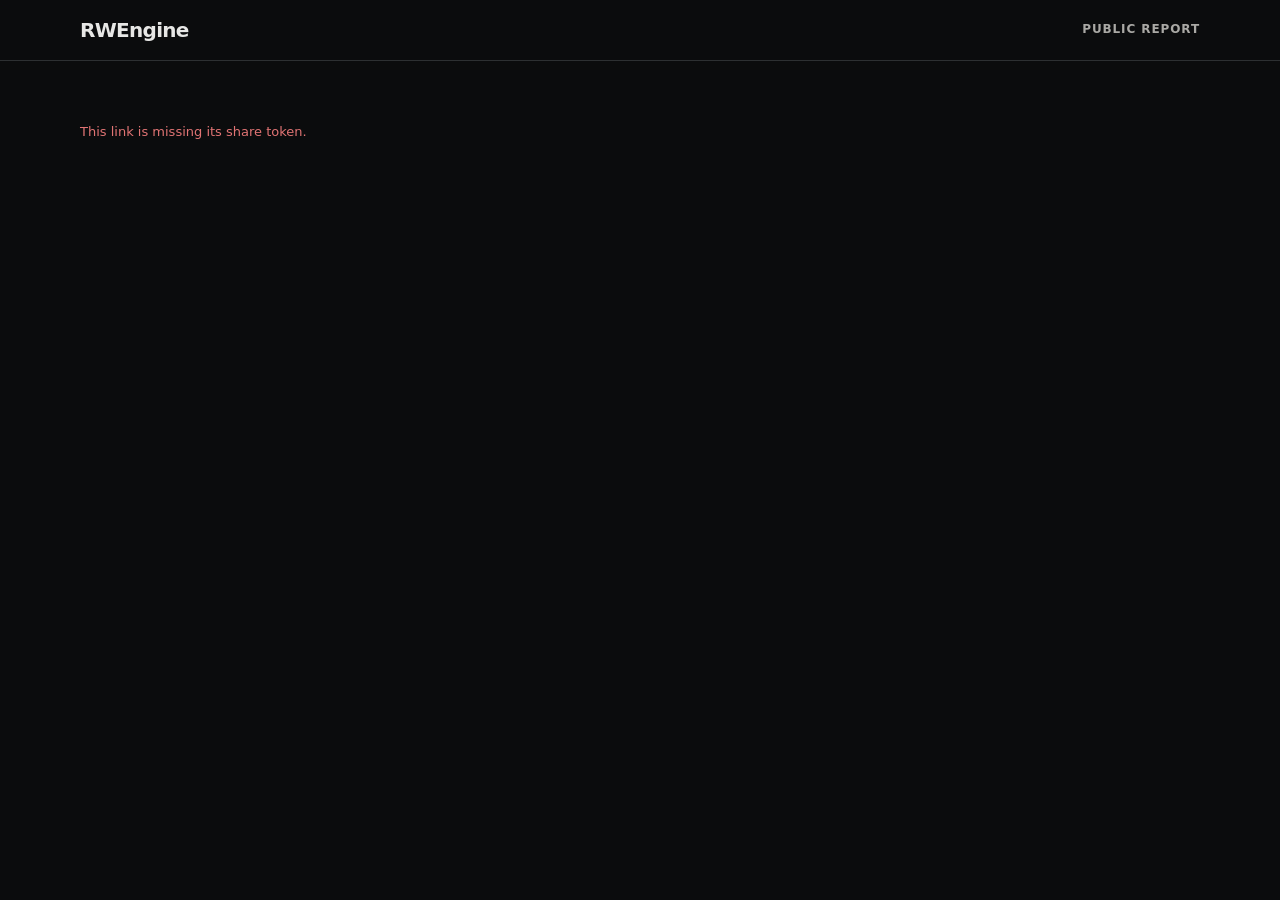
<file: share/index.html>
<!DOCTYPE html>
<html lang="en">
<head>
  <meta charset="UTF-8" />
  <meta name="viewport" content="width=device-width, initial-scale=1.0" />
  <meta name="robots" content="noindex,nofollow" />
  <meta name="color-scheme" content="dark" />
  <title>RWEngine · Shared report</title>
  <link rel="stylesheet" href="/share/share.css?v=8" />
</head>
<body>
  <header class="topbar">
    <div class="topbar-inner">
      <a href="/" class="brand">RWEngine</a>
      <span>Public report</span>
    </div>
  </header>

  <main class="report-shell">
    <div id="loadingState" class="state">Loading report…</div>
    <div id="errorState" class="state error hidden"></div>

    <article id="reportView" class="hidden">
      <header class="report-head">
        <div>
          <p id="reportMeta" class="kicker">Ranked war</p>
          <h1 id="reportTitle">War report</h1>
          <p id="reportDate"></p>
        </div>
        <span class="read-only">Read only</span>
      </header>

      <div id="scoreLine" class="score-line"></div>

      <div class="table-wrap">
        <table>
          <thead>
            <tr>
              <th>Member</th>
              <th>Hits</th>
              <th>Assists</th>
              <th>Outside hits</th>
              <th>Score gained</th>
              <th>Score lost</th>
              <th>Net score</th>
            </tr>
          </thead>
          <tbody id="memberRows"></tbody>
        </table>
      </div>

      <footer class="report-foot">
        <span>RWEngine public link</span>
        <span id="sharedAt"></span>
      </footer>
    </article>
  </main>

  <script type="module" src="/share/share.js?v=4"></script>
</body>
</html>
</file>
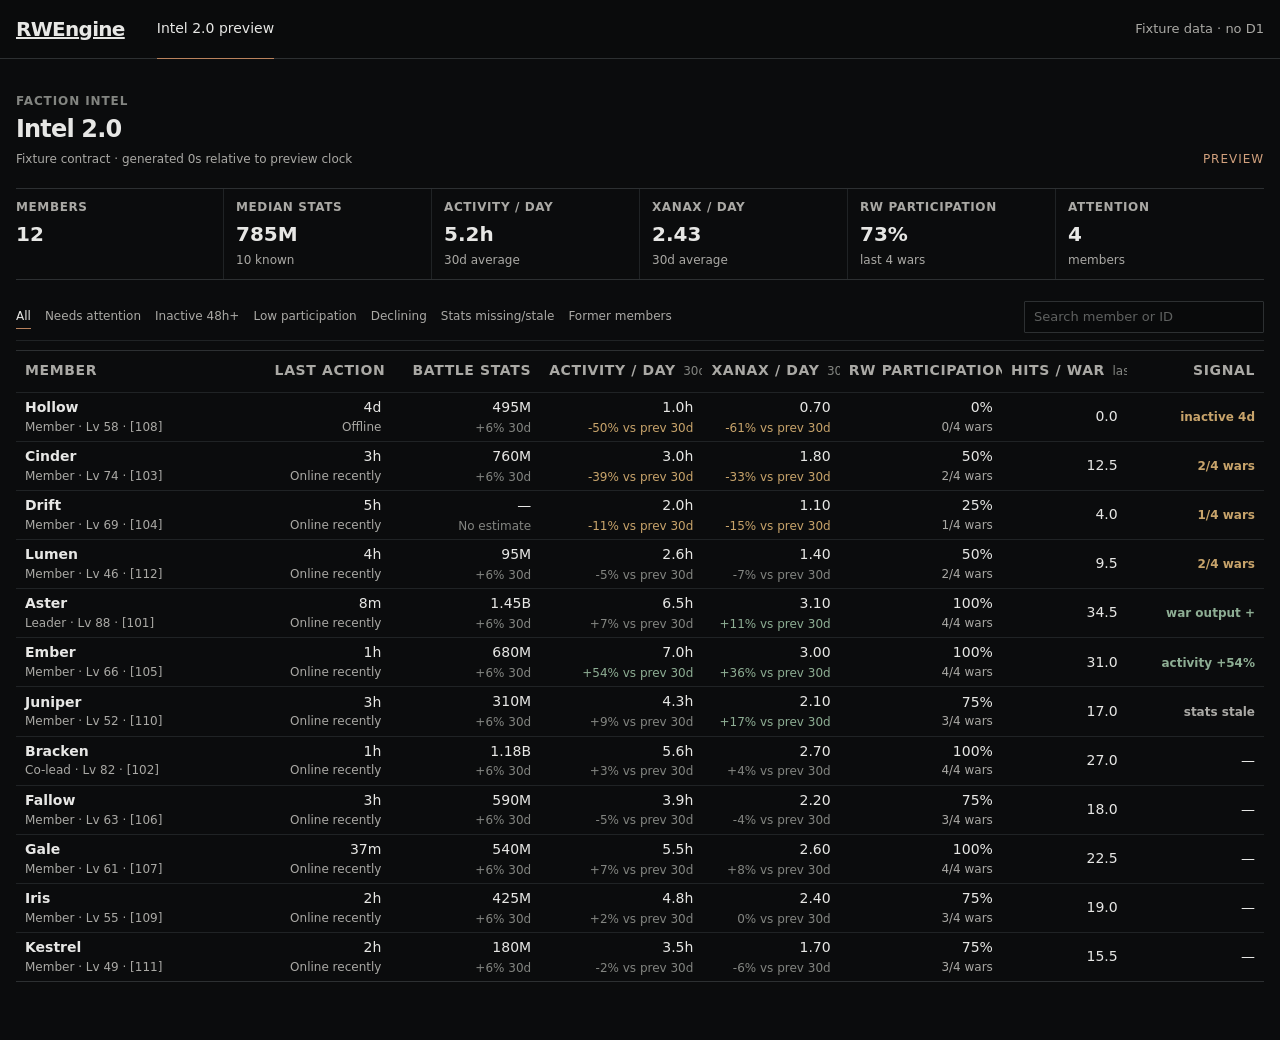
<file: v2/intel-preview.html>
<!DOCTYPE html>
<html lang="en">
<head>
  <meta charset="UTF-8" />
  <meta name="viewport" content="width=device-width, initial-scale=1.0" />
  <meta name="color-scheme" content="dark" />
  <title>RWEngine · Intel 2.0 Preview</title>
  <link rel="stylesheet" href="/v2/app.css?v=109" />
  <link rel="stylesheet" href="/v2/intel-v2-preview.css?v=2" />
</head>
<body>
  <header class="appbar">
    <div class="appbar-inner">
      <a class="brand" href="/v2/">RWEngine</a>
      <nav class="primary-nav"><button class="active" type="button">Intel 2.0 preview</button></nav>
      <div class="app-context"><span class="context-button">Fixture data · no D1</span></div>
    </div>
  </header>

  <main class="workspace intel-v2-preview">
    <header class="view-head intel2-head">
      <div>
        <p class="kicker">Faction Intel</p>
        <h1>Intel 2.0</h1>
        <p id="intel2Freshness" class="freshness"></p>
      </div>
      <div class="view-actions">
        <span class="preview-flag">Preview</span>
      </div>
    </header>

    <div id="intel2Summary" class="metric-line"></div>

    <div class="intel2-toolbar">
      <div id="intel2Filters" class="intel2-filters"></div>
      <input id="intel2Search" class="search" type="search" placeholder="Search member or ID" />
    </div>

    <div class="data-table-wrap">
      <table class="data-table intel2-table">
        <thead>
          <tr>
            <th>Member</th>
            <th>Last action</th>
            <th>Battle stats</th>
            <th>Activity / day <small>30d</small></th>
            <th>Xanax / day <small>30d</small></th>
            <th>RW participation <small>last 4</small></th>
            <th>Hits / war <small>last 4</small></th>
            <th>Signal</th>
          </tr>
        </thead>
        <tbody id="intel2Body"></tbody>
      </table>
    </div>
  </main>

  <script type="module" src="/v2/intel-v2-preview.js?v=2"></script>
</body>
</html>
</file>
<file: share/share.css>
:root {
  --bg: #0b0c0d;
  --surface: #0f1112;
  --surface-2: #131516;
  --line: #2d3032;
  --line-soft: #202325;
  --text: #e7e7e5;
  --muted: #aaa9a5;
  --dim: #838581;
  --accent: #b9825d;
  --accent-2: #d3a27e;
  --danger: #e17474;
  --warning: #c8a46b;
  --success: #79c98a;
  --max: 1120px;
  --font-caption: 12px;
  --font-small: 13px;
  --font-body: 14px;
  --font-section: 16px;
  --font-subtitle: 20px;
  --font-title: 24px;
  --font-display: 28px;
}

* { box-sizing: border-box; }
html, body { min-height: 100%; margin: 0; }
html { -webkit-text-size-adjust: 100%; text-size-adjust: 100%; }

body {
  background: var(--bg);
  color: var(--text);
  font-family: Inter, ui-sans-serif, system-ui, -apple-system, BlinkMacSystemFont, "Segoe UI", sans-serif;
  font-size: var(--font-body);
  line-height: 1.45;
}

small { font-size: var(--font-caption); }
.hidden { display: none !important; }

::selection {
  background: rgba(185,130,93,.28);
  color: var(--text);
}

.topbar {
  border-bottom: 1px solid var(--line);
}

.topbar-inner {
  width: min(calc(100% - 40px), var(--max));
  height: 60px;
  margin: 0 auto;
  display: flex;
  align-items: center;
  justify-content: space-between;
  gap: 20px;
}

.brand {
  color: var(--text);
  font-size: var(--font-subtitle);
  font-weight: 720;
  letter-spacing: -.035em;
  text-decoration: none;
}

.topbar span,
.read-only,
.report-foot {
  color: var(--muted);
  font-size: var(--font-caption);
  font-weight: 700;
  letter-spacing: .075em;
  text-transform: uppercase;
}

.report-shell {
  width: min(calc(100% - 40px), var(--max));
  margin: 0 auto;
  padding: 38px 0 52px;
}

.state {
  padding: 24px 0;
  color: var(--muted);
  font-size: var(--font-small);
}

.state.error { color: var(--danger); }

.report-head {
  display: flex;
  align-items: flex-end;
  justify-content: space-between;
  gap: 24px;
  margin: 0 0 12px;
  padding: 0 0 10px;
  border-bottom: 1px solid var(--line-soft);
}

.kicker {
  margin: 0;
  color: var(--dim);
  font-size: var(--font-caption);
  font-weight: 700;
  letter-spacing: .085em;
  text-transform: uppercase;
}

h1 {
  margin: 2px 0 2px;
  font-size: var(--font-title);
  font-weight: 680;
  letter-spacing: -.025em;
}

#reportDate {
  margin: 0;
  color: var(--muted);
  font-size: var(--font-caption);
}

.read-only {
  align-self: center;
}

.score-line {
  min-height: 48px;
  display: grid;
  grid-template-columns: minmax(0,1fr) 70px minmax(0,1fr);
  gap: 18px;
  align-items: center;
  margin: 0;
  padding: 6px 12px;
  border-bottom: 2px solid var(--accent);
  background: #111315;
}

.score-side {
  display: flex;
  align-items: baseline;
  justify-content: flex-end;
  gap: 10px;
  min-width: 0;
}

.score-side.opponent { justify-content: flex-start; }

.score-side > span {
  overflow: hidden;
  color: var(--muted);
  font-size: var(--font-caption);
  text-overflow: ellipsis;
  white-space: nowrap;
}

.score-side .entity-id {
  display: inline;
  margin-left: 3px;
  color: var(--dim);
  font-size: var(--font-caption);
  font-weight: 450;
}

.score-side strong {
  font-size: var(--font-subtitle);
  font-weight: 700;
  font-variant-numeric: tabular-nums;
}

.score-versus {
  min-width: 62px;
  display: flex;
  align-items: center;
  flex-direction: column;
  gap: 2px;
  text-align: center;
}

.score-versus small {
  color: var(--dim);
  font-size: var(--font-caption);
  font-weight: 600;
  letter-spacing: .06em;
  text-transform: uppercase;
}

.war-result {
  display: inline-flex;
  justify-content: center;
  min-width: 40px;
  padding: 1px 0 2px;
  border-bottom: 1px solid transparent;
  font-size: var(--font-caption);
  font-weight: 760;
  letter-spacing: .055em;
  text-transform: uppercase;
}

.war-result-win {
  color: var(--success);
  border-bottom-color: rgba(121,201,138,.72);
}

.war-result-loss {
  color: var(--danger);
  border-bottom-color: rgba(225,116,116,.72);
}

.war-result-draw {
  color: var(--warning);
  border-bottom-color: rgba(200,164,107,.5);
}

.war-result-unknown { color: var(--dim); }

.table-wrap {
  overflow-x: auto;
  margin-top: 13px;
}

table {
  width: 100%;
  border-collapse: collapse;
  table-layout: fixed;
  white-space: nowrap;
  font-variant-numeric: tabular-nums;
}

th,
td {
  height: 46px;
  padding: 7px 9px;
  border-bottom: 1px solid var(--line-soft);
  text-align: right;
  font-size: var(--font-body);
  line-height: 1.2;
}

th {
  height: 36px;
  padding: 5px 9px;
  color: #dde1e3;
  font-size: var(--font-small);
  font-weight: 750;
  border-bottom-color: #2e3234;
}

th:first-child,
td:first-child {
  width: 24%;
  text-align: left;
}

tbody tr:hover:not(.report-total-row) {
  background: rgba(255,255,255,.018);
}

.report-total-row td {
  height: 52px;
  padding: 8px 9px;
  background: #111315;
  border-bottom: 2px solid var(--accent);
  font-size: var(--font-body);
}

.report-total-row td:first-child strong {
  display: block;
  font-size: var(--font-body);
}

.report-total-row small {
  display: block;
  margin-top: 3px;
  color: var(--dim);
  font-size: var(--font-caption);
  font-weight: 400;
}

.member-link {
  color: var(--text);
  text-decoration: none;
}

.member-link:hover .member-name { color: var(--accent-2); }

.member-name {
  display: inline;
  font-size: var(--font-body);
  font-weight: 700;
}

.member-name .entity-id {
  display: inline;
  margin-left: 4px;
  color: var(--dim);
  font-size: var(--font-caption);
  font-weight: 450;
}

.faction-leadership-mark {
  display: inline-flex;
  align-items: center;
  justify-content: center;
  min-width: 18px;
  height: 18px;
  margin-left: 5px;
  padding: 0 4px;
  vertical-align: 1px;
  color: #d8dadd;
  font-size: var(--font-caption);
  font-weight: 820;
  line-height: 1;
  border: 1px solid #4a5054;
  border-radius: 3px;
  background: #1a1d1f;
}

.faction-leadership-mark.leader {
  color: #e6bd75;
  border-color: rgba(230,189,117,.55);
  background: rgba(230,189,117,.08);
}

.faction-leadership-mark.co-leader {
  color: #bfcad2;
  border-color: rgba(191,202,210,.45);
  background: rgba(191,202,210,.06);
}

.member-link small {
  display: block;
  margin-top: 3px;
  color: var(--dim);
  font-size: var(--font-caption);
  font-weight: 400;
}

.net { font-weight: 700; }

.empty-row td {
  height: 70px;
  color: var(--muted);
  text-align: left !important;
}

.report-foot {
  display: flex;
  justify-content: space-between;
  gap: 20px;
  padding-top: 12px;
}

@media (max-width: 1150px) {
  th,
  td {
    padding-left: 6px;
    padding-right: 6px;
    font-size: var(--font-small);
  }

  .member-name {
    font-size: var(--font-small);
  }

  .member-link small,
  .report-total-row small {
    font-size: var(--font-caption);
  }
}

@media (max-width: 720px) {
  .topbar-inner,
  .report-shell {
    width: calc(100% - 20px);
  }

  .report-shell {
    padding-top: 24px;
  }

  .report-head {
    align-items: flex-start;
  }

  .score-line {
    grid-template-columns: 1fr;
    gap: 5px;
    padding: 10px;
  }

  .score-side,
  .score-side.opponent {
    justify-content: space-between;
  }

  .score-versus {
    order: 3;
    justify-self: center;
  }

  table {
    min-width: 760px;
  }

  .report-foot {
    flex-direction: column;
    gap: 6px;
  }
}
</file>
<file: v2/app.css>
:root {
  --bg: #0b0c0d;
  --surface: #0f1112;
  --surface-2: #131516;
  --surface-3: #17191a;
  --line: #2d3032;
  --line-soft: #202325;
  --text: #e7e7e5;
  --muted: #aaa9a5;
  --dim: #838581;
  --accent: #b9825d;
  --accent-2: #d3a27e;
  --danger: #d48d8d;
  --warning: #c8a46b;
  --success: #8eae94;
  --max: 1540px;
  --font-caption: 12px;
  --font-small: 13px;
  --font-body: 14px;
  --font-section: 16px;
  --font-subtitle: 20px;
  --font-title: 24px;
  --font-display: 28px;
}

* { box-sizing: border-box; }

html, body {
  min-height: 100%;
  margin: 0;
}

html {
  -webkit-text-size-adjust: 100%;
  text-size-adjust: 100%;
}

body {
  background: var(--bg);
  color: var(--text);
  font-family: Inter, ui-sans-serif, system-ui, -apple-system, BlinkMacSystemFont, "Segoe UI", sans-serif;
  font-size: var(--font-body);
  line-height: 1.45;
}

button, input, textarea, select { font: inherit; color: inherit; }
button { cursor: pointer; }
button:disabled { cursor: default; opacity: .45; }
a { color: inherit; }
small { font-size: var(--font-caption); }
.hidden { display: none !important; }

::selection {
  background: rgba(185, 130, 93, .28);
  color: var(--text);
}

/* auth */

.auth-view {
  min-height: 100vh;
  display: grid;
  place-items: center;
  padding: 24px;
}

.auth-panel {
  width: min(360px, 100%);
}

.auth-brand {
  margin-bottom: 28px;
}

.brand {
  color: var(--text);
  font-size: var(--font-subtitle);
  font-weight: 720;
  letter-spacing: -.035em;
}

.auth-brand p {
  margin: 4px 0 0;
  color: var(--muted);
  font-size: var(--font-small);
}

.auth-tabs {
  display: flex;
  gap: 18px;
  margin-bottom: 22px;
  border-bottom: 1px solid var(--line);
}

.auth-tab {
  border: 0;
  border-bottom: 1px solid transparent;
  margin-bottom: -1px;
  padding: 0 0 8px;
  background: transparent;
  color: var(--muted);
  font-size: var(--font-small);
}

.auth-tab:hover { color: var(--text); }
.auth-tab.active { color: var(--text); border-bottom-color: var(--accent); }

.auth-form {
  display: grid;
  gap: 14px;
}

.auth-form label,
.admin-key-form label,
.personal-api-form label,
.import-panel label {
  display: grid;
  gap: 5px;
}

.auth-form label > span,
.admin-key-form label > span,
.personal-api-form label > span,
.import-panel label > span {
  color: var(--muted);
  font-size: var(--font-caption);
  font-weight: 650;
  letter-spacing: .04em;
  text-transform: uppercase;
}

.auth-form small,
.admin-key-form small,
.personal-api-form small,
.import-panel small {
  color: var(--dim);
  font-size: var(--font-caption);
}

/* inputs/actions */

input,
textarea,
select {
  width: 100%;
  border: 1px solid var(--line);
  border-radius: 1px;
  outline: none;
  background: #090a0b;
}

input,
select { height: 34px; padding: 0 9px; }

textarea {
  min-height: 72px;
  padding: 8px 9px;
  resize: vertical;
}

input::placeholder,
textarea::placeholder { color: #5f6160; }

input:hover,
textarea:hover,
select:hover { border-color: #3a3e40; }

input:focus,
textarea:focus,
select:focus { border-color: var(--accent); }

.action {
  min-height: 34px;
  border: 1px solid var(--line);
  border-radius: 1px;
  padding: 5px 10px;
  background: transparent;
  color: var(--muted);
}

.action:hover {
  border-color: #464a4c;
  color: var(--text);
  background: rgba(255,255,255,.015);
}

.action.primary {
  border-color: var(--accent);
  background: var(--accent);
  color: #15100d;
  font-weight: 680;
}

.action.danger {
  border-color: rgba(212, 141, 141, .55);
  color: var(--danger);
}

.action.danger:hover {
  border-color: var(--danger);
  color: #e7b0b0;
  background: rgba(212, 141, 141, .06);
}

.action.primary:hover {
  background: var(--accent-2);
  border-color: var(--accent-2);
}

.text-action {
  border: 0;
  padding: 0;
  background: transparent;
  color: var(--muted);
  font-size: var(--font-small);
}

.text-action:hover { color: var(--accent-2); }

.message {
  margin: 12px 0 0;
  font-size: var(--font-caption);
}

.error { color: var(--danger); }

/* application bar */

.appbar {
  position: sticky;
  top: 0;
  z-index: 20;
  border-bottom: 1px solid var(--line);
  background: rgba(11,12,13,.97);
}

.appbar-inner {
  width: min(calc(100% - 32px), var(--max));
  height: 58px;
  margin: 0 auto;
  display: grid;
  grid-template-columns: auto minmax(0, 1fr) auto;
  align-items: center;
  gap: 32px;
}

.brand-button {
  border: 0;
  padding: 0;
  background: transparent;
}

.primary-nav {
  display: flex;
  align-items: stretch;
  align-self: stretch;
  gap: 24px;
}

.primary-nav button {
  position: relative;
  border: 0;
  padding: 0;
  background: transparent;
  color: var(--muted);
  font-size: var(--font-small);
}

.primary-nav button:hover { color: var(--text); }

.primary-nav button.active {
  color: var(--text);
}

.primary-nav button.active::after {
  content: "";
  position: absolute;
  left: 0;
  right: 0;
  bottom: -1px;
  height: 1px;
  background: var(--accent);
}

.app-context {
  display: flex;
  align-items: center;
  gap: 10px;
}

.context-button {
  border: 0;
  padding: 0;
  background: transparent;
  color: var(--muted);
  font-size: var(--font-small);
  white-space: nowrap;
}

.context-button:hover { color: var(--text); }

.context-select {
  display: flex;
  align-items: center;
  gap: 7px;
}

.context-select span {
  color: var(--dim);
  font-size: var(--font-caption);
  text-transform: uppercase;
  letter-spacing: .05em;
}

.context-select select {
  width: auto;
  min-width: 190px;
  height: 30px;
  border: 0;
  border-bottom: 1px solid var(--line);
  padding: 0 20px 0 0;
  background: transparent;
  font-size: var(--font-small);
}

/* layout */

.notice {
  width: min(calc(100% - 32px), var(--max));
  margin: 12px auto 0;
  padding: 7px 0;
  border-bottom: 1px solid var(--line);
  color: var(--warning);
  font-size: var(--font-caption);
}

.notice.error { color: var(--danger); }

.workspace {
  width: min(calc(100% - 32px), var(--max));
  margin: 0 auto;
  padding: 34px 0 58px;
}

.view { display: none; }
.view.active { display: block; }

.view-head,
.home-head {
  display: flex;
  align-items: flex-end;
  justify-content: space-between;
  gap: 24px;
  margin-bottom: 20px;
}

.view-head h1,
.home-head h1 {
  margin: 2px 0 0;
  font-size: var(--font-title);
  font-weight: 650;
  letter-spacing: -.035em;
}

.kicker {
  margin: 0;
  color: var(--dim);
  font-size: var(--font-caption);
  font-weight: 700;
  letter-spacing: .09em;
  text-transform: uppercase;
}

.view-actions,
.control-cluster {
  display: flex;
  align-items: center;
  gap: 8px;
  flex-wrap: wrap;
}

/* home */

.home-head {
  padding-bottom: 18px;
  border-bottom: 1px solid var(--line);
}

.home-copy {
  max-width: 620px;
  margin: 0;
  color: var(--muted);
  font-size: var(--font-small);
  text-align: right;
}

.index-list {
  width: min(1180px, 100%);
  border-bottom: 1px solid var(--line);
}

.index-list button {
  width: 100%;
  min-height: 84px;
  display: grid;
  grid-template-columns: 36px 220px minmax(260px, 520px) 1fr;
  gap: 14px;
  align-items: center;
  border: 0;
  border-top: 1px solid var(--line-soft);
  padding: 0 4px;
  background: transparent;
  text-align: left;
}

.index-list button:first-child { border-top: 0; }

.index-list button:hover { background: rgba(255,255,255,.014); }

.index-list span {
  color: var(--dim);
  font-size: var(--font-caption);
  font-variant-numeric: tabular-nums;
}

.index-list strong {
  font-size: var(--font-body);
  font-weight: 650;
}

.index-list small {
  color: var(--muted);
  font-size: var(--font-small);
}

.index-list b {
  color: var(--dim);
  font-size: var(--font-body);
  font-weight: 400;
  text-align: right;
}

.index-list button:hover strong,
.index-list button:hover b { color: var(--accent-2); }

/* common data */

.metric-line {
  display: grid;
  grid-auto-columns: minmax(0, 1fr);
  grid-auto-flow: column;
  margin-bottom: 14px;
  border-top: 1px solid var(--line);
  border-bottom: 1px solid var(--line);
}

.metric {
  min-width: 0;
  padding: 12px 14px 12px 0;
  border-right: 1px solid var(--line-soft);
}

.metric + .metric { padding-left: 12px; }
.metric:last-child { border-right: 0; }

.metric span {
  display: block;
  overflow: hidden;
  color: var(--dim);
  font-size: var(--font-caption);
  font-weight: 700;
  letter-spacing: .065em;
  text-transform: uppercase;
  text-overflow: ellipsis;
  white-space: nowrap;
}

.metric strong {
  display: block;
  margin-top: 4px;
  overflow: hidden;
  font-size: var(--font-subtitle);
  font-weight: 640;
  font-variant-numeric: tabular-nums;
  text-overflow: ellipsis;
  white-space: nowrap;
}

.metric small {
  display: block;
  margin-top: 1px;
  color: var(--dim);
  font-size: var(--font-caption);
}

.status-line {
  margin: -2px 0 12px;
  padding: 7px 0;
  border-bottom: 1px solid var(--line-soft);
  color: var(--muted);
  font-size: var(--font-small);
}

.status-line.error { color: var(--danger); }

.control-line {
  display: flex;
  align-items: center;
  justify-content: space-between;
  gap: 16px;
  margin-bottom: 9px;
}

.period-control {
  display: flex;
  align-items: center;
  gap: 16px;
  flex-wrap: wrap;
}

.period-control button {
  border: 0;
  border-bottom: 1px solid transparent;
  padding: 3px 0;
  background: transparent;
  color: var(--muted);
  font-size: var(--font-caption);
}

.period-control button:hover { color: var(--text); }
.period-control button.active { color: var(--text); border-bottom-color: var(--accent); }

.period-standalone {
  margin: -2px 0 13px;
  padding-bottom: 8px;
  border-bottom: 1px solid var(--line-soft);
}

.search {
  width: 240px;
  height: 32px;
  font-size: var(--font-small);
}

.small-select {
  width: auto;
  min-width: 104px;
  height: 32px;
  font-size: var(--font-small);
}

.check {
  display: inline-flex;
  align-items: center;
  gap: 6px;
  color: var(--muted);
  font-size: var(--font-caption);
  white-space: nowrap;
  cursor: pointer;
}

.check input {
  width: 13px;
  height: 13px;
  margin: 0;
  accent-color: var(--accent);
}

.data-table-wrap {
  overflow: auto;
  border-top: 1px solid var(--line);
  border-bottom: 1px solid var(--line);
}

.data-table {
  width: 100%;
  border-collapse: collapse;
  white-space: nowrap;
}

.data-table th,
.data-table td {
  height: 42px;
  padding: 7px 9px;
  border-bottom: 1px solid var(--line-soft);
  text-align: right;
  font-variant-numeric: tabular-nums;
  font-size: var(--font-small);
}

.data-table th {
  position: sticky;
  top: 0;
  z-index: 2;
  background: var(--bg);
  color: var(--dim);
  font-size: var(--font-caption);
  font-weight: 700;
  letter-spacing: .065em;
  text-transform: uppercase;
}

.data-table th:first-child,
.data-table td:first-child { text-align: left; }

.data-table tbody tr:last-child td { border-bottom: 0; }
.data-table tbody tr:hover { background: rgba(255,255,255,.017); }
.data-table tbody tr.clickable { cursor: pointer; }

.data-table th[data-intel-sort],
.performance-table th button { cursor: pointer; }

.data-table th.sorted { color: var(--accent-2); }

.empty-row td {
  height: 70px;
  color: var(--muted);
  text-align: left !important;
}

.member-name {
  display: block;
  color: var(--text);
  font-size: var(--font-body);
  font-weight: 650;
}

.member-meta {
  display: block;
  margin-top: 1px;
  color: var(--dim);
  font-size: var(--font-caption);
  font-weight: 400;
}

.stat-source {
  display: block;
  color: var(--dim);
  font-size: var(--font-caption);
  letter-spacing: .04em;
  text-transform: uppercase;
}

.stat-source.verified { color: var(--accent-2); }

.member-detail-row td {
  height: auto;
  padding: 0 !important;
  background: #090a0b;
  white-space: normal;
}

.member-detail {
  padding: 12px 8px 14px;
  border-bottom: 1px solid var(--line);
}

.member-detail-head {
  display: flex;
  align-items: flex-start;
  justify-content: space-between;
  gap: 18px;
  margin-bottom: 10px;
}

.member-detail-head h3 {
  margin: 0;
  font-size: var(--font-body);
  font-weight: 640;
}

.member-detail-head p {
  margin: 2px 0 0;
  color: var(--muted);
  font-size: var(--font-caption);
}

.member-detail-head a {
  color: var(--muted);
  font-size: var(--font-caption);
  text-decoration: none;
}

.member-detail-head a:hover { color: var(--accent-2); }

.detail-metrics {
  display: grid;
  grid-template-columns: repeat(6, minmax(0, 1fr));
  border-top: 1px solid var(--line);
  border-bottom: 1px solid var(--line);
}

.detail-metrics .metric { padding-top: 8px; padding-bottom: 8px; }

.detail-war-list {
  margin-top: 12px;
}

.detail-war-list header {
  margin-bottom: 5px;
  color: var(--dim);
  font-size: var(--font-caption);
  font-weight: 700;
  letter-spacing: .07em;
  text-transform: uppercase;
}

/* overview lists */

.split-list {
  display: grid;
  grid-template-columns: 1fr 1fr;
  border-top: 1px solid var(--line);
  border-bottom: 1px solid var(--line);
}

.split-list > section {
  min-width: 0;
  padding: 12px 16px 12px 0;
}

.split-list > section + section {
  padding-left: 16px;
  border-left: 1px solid var(--line);
}

.split-list section > header {
  display: flex;
  align-items: center;
  justify-content: space-between;
  gap: 12px;
  margin-bottom: 4px;
}

.split-list h2 {
  margin: 0;
  font-size: var(--font-small);
  font-weight: 650;
}

.line-list {}

.line-row {
  width: 100%;
  display: grid;
  grid-template-columns: minmax(0, 1fr) auto;
  gap: 12px;
  align-items: center;
  min-height: 52px;
  border: 0;
  border-top: 1px solid var(--line-soft);
  padding: 6px 0;
  background: transparent;
  color: inherit;
  text-align: left;
}

.line-row:first-child { border-top: 0; }
button.line-row:hover strong { color: var(--accent-2); }

.line-row strong {
  display: block;
  font-size: var(--font-small);
  font-weight: 620;
}

.line-row small {
  display: block;
  margin-top: 1px;
  color: var(--dim);
  font-size: var(--font-caption);
}

.line-row b {
  color: var(--muted);
  font-size: var(--font-small);
  font-weight: 500;
  text-align: right;
}

/* performance */

.performance-table th button {
  width: 100%;
  border: 0;
  padding: 0;
  background: transparent;
  color: inherit;
  font: inherit;
  text-align: right;
  text-transform: inherit;
  letter-spacing: inherit;
}

.performance-table th:first-child button { text-align: left; }

.performance-table .net {
  border-left: 1px solid var(--line-soft);
  font-weight: 680;
}

.performance-table .secondary {
  display: block;
  margin-top: 1px;
  color: var(--dim);
  font-size: var(--font-caption);
  font-weight: 400;
}

.performance-table a {
  color: inherit;
  text-decoration: none;
}

.performance-table a:hover { color: var(--accent-2); }

/* archive/import */

.archive-count {
  color: var(--muted);
  font-size: var(--font-caption);
}

.archive-count strong {
  color: var(--text);
  font-size: var(--font-small);
  font-weight: 650;
}

.archive-table tbody tr { cursor: pointer; }
.archive-table tbody tr:hover td:first-child { color: var(--accent-2); }

.import-panel {
  margin: 0 0 12px;
  padding: 12px 0;
  border-top: 1px solid var(--line);
  border-bottom: 1px solid var(--line);
}

.import-panel form {
  display: grid;
  grid-template-columns: minmax(0, 1fr) auto;
  gap: 14px;
  align-items: end;
}

.import-actions {
  min-width: 170px;
  display: grid;
  gap: 9px;
}

.import-progress {
  margin-top: 12px;
  border-top: 1px solid var(--line-soft);
}

.import-row {
  display: grid;
  grid-template-columns: 90px 82px minmax(0, 1fr);
  gap: 10px;
  padding: 7px 0;
  border-bottom: 1px solid var(--line-soft);
  font-size: var(--font-caption);
}

.import-row strong { font-weight: 620; }
.import-row span { color: var(--accent-2); }
.import-row small { color: var(--muted); }
.import-row.error span { color: var(--danger); }

/* war detail */

.detail-head {
  display: grid;
  grid-template-columns: 110px minmax(0, 1fr) auto;
  gap: 20px;
  align-items: start;
  margin-bottom: 12px;
}

.detail-title h2 {
  margin: 2px 0 2px;
  font-size: var(--font-subtitle);
  font-weight: 650;
}

.detail-title > span {
  color: var(--muted);
  font-size: var(--font-caption);
}

.score-line {
  display: grid;
  grid-template-columns: minmax(0,1fr) auto minmax(0,1fr);
  gap: 18px;
  align-items: baseline;
  padding: 10px 0;
  border-top: 1px solid var(--line);
  border-bottom: 1px solid var(--line);
}

.score-side {
  display: flex;
  align-items: baseline;
  justify-content: flex-end;
  gap: 8px;
  min-width: 0;
}

.score-side.opponent { justify-content: flex-start; }

.score-side span {
  overflow: hidden;
  color: var(--muted);
  font-size: var(--font-caption);
  text-overflow: ellipsis;
  white-space: nowrap;
}

.score-side strong {
  font-size: var(--font-subtitle);
  font-weight: 650;
  font-variant-numeric: tabular-nums;
}

.score-versus {
  color: var(--dim);
  font-size: var(--font-caption);
  letter-spacing: .065em;
  text-transform: uppercase;
}

.share-panel {
  display: grid;
  grid-template-columns: minmax(150px,.5fr) minmax(220px,1fr) auto auto auto;
  gap: 8px;
  align-items: center;
  margin-bottom: 12px;
  padding: 10px 0;
  border-top: 1px solid var(--line);
  border-bottom: 1px solid var(--line);
}

.share-panel strong,
.share-panel small {
  display: block;
}

.share-panel strong { font-size: var(--font-caption); }
.share-panel small { color: var(--dim); font-size: var(--font-caption); }
.share-panel span { grid-column: 2 / -1; color: var(--muted); font-size: var(--font-caption); }
.share-panel span.error { color: var(--danger); }

/* settings/admin */

.settings-list {
  max-width: 720px;
  margin: 0;
  border-top: 1px solid var(--line);
}

.settings-list div {
  display: grid;
  grid-template-columns: 150px minmax(0,1fr);
  gap: 20px;
  padding: 10px 0;
  border-bottom: 1px solid var(--line-soft);
}

.settings-list dt {
  color: var(--muted);
  font-size: var(--font-caption);
}

.settings-list dd {
  margin: 0;
  font-size: var(--font-caption);
  font-weight: 620;
}

.admin-section {
  max-width: 900px;
  margin-top: 30px;
}

.admin-section > header h2 {
  margin: 2px 0 10px;
  font-size: var(--font-body);
  font-weight: 650;
}

.admin-faction-list {
  border-top: 1px solid var(--line);
}

.admin-faction-row {
  width: 100%;
  min-height: 52px;
  display: grid;
  grid-template-columns: minmax(0,1fr) auto;
  gap: 16px;
  align-items: center;
  border: 0;
  border-bottom: 1px solid var(--line-soft);
  padding: 7px 0;
  background: transparent;
  text-align: left;
}

.admin-faction-row:hover strong { color: var(--accent-2); }

.admin-faction-row strong,
.admin-faction-row small { display: block; }

.admin-faction-row strong { font-size: var(--font-caption); }
.admin-faction-row small { margin-top: 1px; color: var(--dim); font-size: var(--font-caption); }
.admin-faction-row b { color: var(--muted); font-size: var(--font-caption); font-weight: 500; }

.admin-key-form {
  max-width: 620px;
  margin-top: 14px;
  padding-top: 12px;
  border-top: 1px solid var(--line);
}

.admin-key-form p {
  margin: 0 0 10px;
  font-size: var(--font-caption);
  font-weight: 620;
}

.admin-key-form > div {
  display: flex;
  align-items: center;
  gap: 12px;
  margin-top: 9px;
}

/* responsive */

@media (max-width: 980px) {
  .appbar-inner {
    grid-template-columns: auto minmax(0, 1fr);
    gap: 18px;
  }

  .app-context {
    grid-column: 1 / -1;
    order: 3;
    height: 30px;
    margin-top: -8px;
    padding-bottom: 7px;
    overflow-x: auto;
  }

  .appbar-inner { height: auto; min-height: 54px; padding-top: 12px; }
  .primary-nav { justify-self: end; height: 34px; }

  .detail-metrics { grid-template-columns: repeat(3, minmax(0,1fr)); }
  .detail-metrics .metric:nth-child(3) { border-right: 0; }
}

@media (max-width: 760px) {
  body { font-size: var(--font-body); }
  .appbar-inner,
  .workspace,
  .notice {
    width: min(calc(100% - 20px), var(--max));
  }

  .appbar-inner {
    display: flex;
    flex-wrap: wrap;
    gap: 10px 16px;
  }

  .primary-nav {
    order: 3;
    width: 100%;
    height: 34px;
    gap: 18px;
    overflow-x: auto;
  }

  .app-context {
    order: 2;
    grid-column: auto;
    margin: 0 0 0 auto;
    padding: 0;
  }

  .context-select { display: none; }

  .workspace { padding-top: 20px; }

  .view-head h1,
  .home-head h1 { font-size: var(--font-title); }

  .view-head,
  .home-head {
    align-items: flex-start;
    flex-direction: column;
    gap: 10px;
  }

  .home-copy { text-align: left; }

  .index-list button {
    grid-template-columns: 28px minmax(100px, .7fr) minmax(0, 1fr) 14px;
    min-height: 68px;
    gap: 8px;
  }

  .metric-line {
    grid-auto-flow: row;
    grid-template-columns: repeat(2, minmax(0, 1fr));
  }

  .metric { border-bottom: 1px solid var(--line-soft); }
  .metric:nth-child(2n) { border-right: 0; }
  .metric:nth-last-child(-n+2) { border-bottom: 0; }

  .control-line {
    align-items: stretch;
    flex-direction: column;
  }

  .control-cluster { justify-content: space-between; }
  .search { width: 100%; }

  .split-list { grid-template-columns: 1fr; }
  .split-list > section { padding: 12px 0; }
  .split-list > section + section {
    padding-left: 0;
    border-top: 1px solid var(--line);
    border-left: 0;
  }

  .detail-head {
    grid-template-columns: 1fr auto;
  }

  .detail-title {
    grid-column: 1 / -1;
    grid-row: 2;
  }

  .score-line {
    grid-template-columns: 1fr;
    gap: 4px;
  }

  .score-side,
  .score-side.opponent { justify-content: space-between; }
  .score-versus { display: none; }

  .share-panel { grid-template-columns: 1fr; }
  .share-panel span { grid-column: 1; }

  .import-panel form { grid-template-columns: 1fr; }
  .import-actions { min-width: 0; }

  .detail-metrics { grid-template-columns: 1fr 1fr; }
  .detail-metrics .metric:nth-child(3) { border-right: 1px solid var(--line-soft); }
  .detail-metrics .metric:nth-child(2n) { border-right: 0; }
}

@media (max-width: 520px) {
  .primary-nav { gap: 14px; }
  .context-button { display: none; }

  .index-list button {
    grid-template-columns: 24px minmax(0,1fr) 14px;
  }

  .index-list small { display: none; }

  .period-control { gap: 10px; }
  .performance-controls .control-cluster { align-items: stretch; flex-direction: column; }

  .settings-list div { grid-template-columns: 110px minmax(0,1fr); }
}


/* desktop column rhythm */

.intel-table {
  table-layout: fixed;
}

.intel-table th:nth-child(1),
.intel-table td:nth-child(1) { width: 22%; }

.intel-table th:nth-child(2),
.intel-table td:nth-child(2) { width: 12%; }

.intel-table th:nth-child(3),
.intel-table td:nth-child(3) { width: 12%; }

.intel-table th:nth-child(4),
.intel-table td:nth-child(4) { width: 14%; }

.intel-table th:nth-child(5),
.intel-table td:nth-child(5) { width: 12%; }

.intel-table th:nth-child(6),
.intel-table td:nth-child(6) { width: 16%; }

.intel-table th:nth-child(7),
.intel-table td:nth-child(7) { width: 12%; }

#performanceTable {
  min-width: 980px;
}

#performanceTable th:first-child,
#performanceTable td:first-child {
  position: sticky;
  left: 0;
  z-index: 1;
  min-width: 210px;
  background: var(--bg);
}

#performanceTable th:first-child {
  z-index: 3;
}

#performanceTable tbody tr:hover td:first-child {
  background: #0e1011;
}

#performanceTable.is-detail th:nth-child(5),
#performanceTable.is-detail td:nth-child(5) {
  border-left: 1px solid var(--line);
}

@media (max-width: 760px) {
  .index-list {
    width: 100%;
  }

  .intel-table {
    table-layout: auto;
    min-width: 920px;
  }

  .intel-table th,
  .intel-table td {
    width: auto !important;
  }
}


/* freshness + access */

.freshness {
  margin: 4px 0 0;
  color: var(--dim);
  font-size: var(--font-caption);
}

.freshness.stale {
  color: var(--warning);
}

.access-section {
  max-width: 900px;
  margin-top: 30px;
}

.account-api-section {
  max-width: 720px;
  margin-top: 30px;
}

.access-section > header,
.account-api-section > header {
  margin-bottom: 8px;
}

.access-section > header h2,
.account-api-section > header h2 {
  margin: 2px 0 3px;
  font-size: var(--font-body);
  font-weight: 650;
}

.access-section > header span,
.account-api-section > header span {
  color: var(--muted);
  font-size: var(--font-caption);
}

.personal-api-form {
  display: grid;
  grid-template-columns: minmax(0, 1fr) auto;
  gap: 8px 12px;
  align-items: end;
  max-width: 620px;
  padding-top: 10px;
  border-top: 1px solid var(--line);
}

.personal-api-form small {
  grid-column: 1 / -1;
}

.personal-api-form small.error {
  color: var(--danger);
}

.role-access-row small {
  text-transform: none;
}

@media (max-width: 520px) {
  .personal-api-form { grid-template-columns: 1fr; }
  .personal-api-form small { grid-column: 1; }
}

.access-list {
  border-top: 1px solid var(--line);
}

.access-row {
  min-height: 54px;
  display: grid;
  grid-template-columns: minmax(0, 1fr) 130px;
  gap: 18px;
  align-items: center;
  border-bottom: 1px solid var(--line-soft);
}

.access-row strong,
.access-row small {
  display: block;
}

.access-row strong {
  font-size: var(--font-small);
  font-weight: 620;
}

.access-row small {
  margin-top: 2px;
  color: var(--dim);
  font-size: var(--font-caption);
}

.access-select {
  height: 30px;
  font-size: var(--font-caption);
}

.access-empty {
  padding: 12px 0;
  color: var(--muted);
  font-size: var(--font-caption);
}

.share-panel {
  grid-template-columns: minmax(150px,.45fr) 110px minmax(220px,1fr) auto auto;
}

.share-panel .small-select {
  width: 110px;
}

@media (max-width: 760px) {
  .freshness {
    font-size: var(--font-caption);
  }

  .access-row {
    grid-template-columns: 1fr 110px;
  }

  .share-panel {
    grid-template-columns: 1fr;
  }

  .share-panel .small-select {
    width: 100%;
  }
}


/* admin D1 diagnostics */

.database-admin {
  margin-top: 22px;
  padding-top: 14px;
  border-top: 1px solid var(--line);
}

.database-admin > header h2 {
  margin: 2px 0 3px;
  font-size: var(--font-body);
  font-weight: 650;
}

.database-admin > header span {
  color: var(--muted);
  font-size: var(--font-caption);
}

.database-actions {
  display: flex;
  gap: 8px;
  margin-top: 10px;
}

.database-diagnostics {
  margin-top: 10px;
  border-top: 1px solid var(--line);
}

.database-summary {
  min-height: 50px;
  display: grid;
  grid-template-columns: minmax(0,1fr) auto;
  gap: 14px;
  align-items: center;
  border-bottom: 1px solid var(--line-soft);
}

.database-summary strong,
.database-summary small {
  display: block;
}

.database-summary strong {
  font-size: var(--font-caption);
  font-weight: 650;
}

.database-summary small {
  margin-top: 2px;
  color: var(--dim);
  font-size: var(--font-caption);
}

.database-summary > b,
.database-object-list b,
.database-plan-list header b {
  font-size: var(--font-caption);
  font-weight: 600;
  text-transform: uppercase;
}

.database-diagnostics .ok {
  color: var(--success);
}

.database-diagnostics .warn {
  color: var(--warning);
}

.database-object-list {
  display: grid;
  grid-template-columns: repeat(2, minmax(0,1fr));
  border-bottom: 1px solid var(--line);
}

.database-object-list > div {
  min-height: 34px;
  display: grid;
  grid-template-columns: minmax(0,1fr) auto;
  gap: 10px;
  align-items: center;
  padding-right: 14px;
  border-bottom: 1px solid var(--line-soft);
  color: var(--muted);
  font-size: var(--font-caption);
}

.database-object-list > div:nth-child(odd) {
  border-right: 1px solid var(--line-soft);
}

.database-object-list > div:nth-child(even) {
  padding-left: 14px;
}

.database-plan-list section {
  padding: 9px 0;
  border-bottom: 1px solid var(--line-soft);
}

.database-plan-list header {
  display: flex;
  align-items: center;
  justify-content: space-between;
  gap: 12px;
  margin-bottom: 5px;
}

.database-plan-list header strong {
  font-size: var(--font-caption);
  font-weight: 650;
}

.database-plan-list code {
  display: block;
  overflow-wrap: anywhere;
  color: var(--dim);
  font-family: ui-monospace, SFMono-Regular, Consolas, monospace;
  font-size: var(--font-caption);
  line-height: 1.5;
  white-space: normal;
}

.database-warning-list {
  padding: 8px 0;
}

.database-warning-list span {
  display: block;
  color: var(--warning);
  font-size: var(--font-caption);
}

@media (max-width: 700px) {
  .database-actions {
    align-items: stretch;
    flex-direction: column;
  }

  .database-object-list {
    grid-template-columns: 1fr;
  }

  .database-object-list > div:nth-child(odd) {
    border-right: 0;
  }

  .database-object-list > div:nth-child(even) {
    padding-left: 0;
  }
}


/* Intel 2.0 */

.intel2-toolbar {
  display: flex;
  align-items: center;
  justify-content: space-between;
  gap: 18px;
  margin: 0 0 9px;
  padding: 7px 0;
  border-bottom: 1px solid var(--line-soft);
}

.intel2-filters {
  display: flex;
  align-items: center;
  gap: 14px;
  flex-wrap: wrap;
}

.intel2-filter {
  border: 0;
  border-bottom: 1px solid transparent;
  padding: 3px 0;
  background: transparent;
  color: var(--muted);
  font-size: var(--font-caption);
}

.intel2-filter:hover { color: var(--text); }

.intel2-filter.active {
  color: var(--text);
  border-bottom-color: var(--accent);
}

.intel2-table {
  table-layout: fixed;
  min-width: 1180px;
}

.intel2-table th:nth-child(1),
.intel2-table td:nth-child(1) { width: 20%; }

.intel2-table th:nth-child(2),
.intel2-table td:nth-child(2) { width: 10%; }

.intel2-table th:nth-child(3),
.intel2-table td:nth-child(3) { width: 12%; }

.intel2-table th:nth-child(4),
.intel2-table td:nth-child(4) { width: 13%; }

.intel2-table th:nth-child(5),
.intel2-table td:nth-child(5) { width: 11%; }

.intel2-table th:nth-child(6),
.intel2-table td:nth-child(6) { width: 13%; }

.intel2-table th:nth-child(7),
.intel2-table td:nth-child(7) { width: 10%; }

.intel2-table th:nth-child(8),
.intel2-table td:nth-child(8) { width: 11%; }

.intel2-table th small {
  color: var(--dim);
  font-size: var(--font-caption);
  font-weight: 500;
  letter-spacing: 0;
  text-transform: none;
}

.trend {
  display: block;
  margin-top: 2px;
  color: var(--dim);
  font-size: var(--font-caption);
}

.trend.up { color: var(--success); }
.trend.down { color: var(--warning); }

.signal {
  display: inline-block;
  font-size: var(--font-caption);
  white-space: nowrap;
}

.signal.attention { color: var(--warning); }
.signal.positive { color: var(--success); }
.signal.note { color: var(--muted); }

.intel2-table tbody tr.selected {
  background: rgba(185,130,93,.035);
}

.intel2-detail-row td {
  height: auto !important;
  padding: 0 !important;
  background: #090a0b !important;
  white-space: normal;
}

.intel2-detail {
  padding: 15px 9px 18px;
  border-bottom: 1px solid var(--line);
}

.intel2-detail-head {
  display: flex;
  align-items: flex-start;
  justify-content: space-between;
  gap: 18px;
  margin-bottom: 14px;
}

.intel2-detail-head h2 {
  margin: 0;
  font-size: var(--font-section);
  font-weight: 650;
}

.intel2-detail-head p {
  margin: 2px 0 0;
  color: var(--muted);
  font-size: var(--font-caption);
}

.intel2-detail-head a {
  color: var(--muted);
  font-size: var(--font-caption);
  text-decoration: none;
}

.intel2-detail-head a:hover { color: var(--accent-2); }

.intel2-insights {
  margin-top: 14px;
  border-top: 1px solid var(--line-soft);
}

.intel2-insight {
  display: grid;
  grid-template-columns: 110px minmax(0,1fr);
  gap: 12px;
  padding: 7px 0;
  border-bottom: 1px solid var(--line-soft);
  font-size: var(--font-caption);
}

.intel2-insight b {
  font-size: var(--font-caption);
  font-weight: 650;
  letter-spacing: .06em;
  text-transform: uppercase;
}

.intel2-insight.attention b { color: var(--warning); }
.intel2-insight.positive b { color: var(--success); }
.intel2-insight.note b { color: var(--muted); }

.intel2-trend-toolbar {
  display: flex;
  align-items: center;
  justify-content: space-between;
  gap: 12px;
  margin-top: 16px;
  padding-bottom: 6px;
  border-bottom: 1px solid var(--line-soft);
}

.intel2-trend-toolbar > span {
  color: var(--dim);
  font-size: var(--font-caption);
  font-weight: 700;
  letter-spacing: .07em;
  text-transform: uppercase;
}

.intel2-trend-toolbar > div {
  display: flex;
  gap: 12px;
}

.intel2-trend-toolbar button {
  border: 0;
  border-bottom: 1px solid transparent;
  padding: 2px 0;
  background: transparent;
  color: var(--muted);
  font-size: var(--font-caption);
}

.intel2-trend-toolbar button.active {
  color: var(--text);
  border-bottom-color: var(--accent);
}

.intel2-trends {
  display: grid;
  grid-template-columns: repeat(3,minmax(0,1fr));
  gap: 0;
  border-bottom: 1px solid var(--line);
}

.intel2-trend {
  padding: 12px 14px 10px 0;
  border-right: 1px solid var(--line-soft);
}

.intel2-trend + .intel2-trend {
  padding-left: 14px;
}

.intel2-trend:last-child {
  border-right: 0;
}

.intel2-trend header {
  display: flex;
  align-items: baseline;
  justify-content: space-between;
  gap: 8px;
  margin-bottom: 8px;
}

.intel2-trend header strong {
  font-size: var(--font-caption);
  font-weight: 650;
}

.intel2-trend header span {
  color: var(--dim);
  font-size: var(--font-caption);
}

.sparkline {
  width: 100%;
  height: 54px;
  display: block;
}

.sparkline path {
  fill: none;
  stroke: var(--accent-2);
  stroke-width: 1.5;
  vector-effect: non-scaling-stroke;
}

.sparkline line {
  stroke: var(--line-soft);
  stroke-width: 1;
  vector-effect: non-scaling-stroke;
}

.intel2-wars {
  margin-top: 16px;
}

.intel2-wars > header {
  margin-bottom: 5px;
  color: var(--dim);
  font-size: var(--font-caption);
  font-weight: 700;
  letter-spacing: .07em;
  text-transform: uppercase;
}

.intel2-war {
  min-height: 42px;
  display: grid;
  grid-template-columns: minmax(0,1fr) repeat(4,90px);
  gap: 12px;
  align-items: center;
  border-top: 1px solid var(--line-soft);
  font-size: var(--font-caption);
}

.intel2-war strong {
  font-size: var(--font-caption);
  font-weight: 620;
}

.intel2-war span {
  text-align: right;
  font-variant-numeric: tabular-nums;
}

.intel2-war small {
  display: block;
  color: var(--dim);
  font-size: var(--font-caption);
}

.intel2-coverage {
  display: flex;
  align-items: center;
  gap: 18px;
  flex-wrap: wrap;
  margin-top: 14px;
  padding-top: 9px;
  border-top: 1px solid var(--line-soft);
  color: var(--dim);
  font-size: var(--font-caption);
}

.intel2-coverage span {
  font-weight: 700;
  letter-spacing: .07em;
  text-transform: uppercase;
}

.intel2-coverage b {
  color: var(--muted);
  font-weight: 500;
}

@media (max-width: 900px) {
  .intel2-toolbar {
    align-items: stretch;
    flex-direction: column;
  }

  .intel2-toolbar .search { width: 100%; }

  .intel2-trends {
    grid-template-columns: 1fr;
  }

  .intel2-trend,
  .intel2-trend + .intel2-trend {
    padding: 10px 0;
    border-right: 0;
    border-bottom: 1px solid var(--line-soft);
  }

  .intel2-trend:last-child { border-bottom: 0; }
}




/* temporary Intel rollback switch */

.legacy-intel-mode .intel2-toolbar {
  justify-content: space-between;
}

.legacy-intel-mode .legacy-intel-control {
  display: flex !important;
}

.legacy-intel-mode #intelFilters,
.legacy-intel-mode [data-intel2-only],
.legacy-intel-mode #intelTable th small {
  display: none !important;
}

.legacy-intel-mode #intelTable {
  table-layout: fixed;
  min-width: 920px;
}

.legacy-intel-mode #intelTable th:nth-child(1),
.legacy-intel-mode #intelTable td:nth-child(1) { width: 22%; }

.legacy-intel-mode #intelTable th:nth-child(2),
.legacy-intel-mode #intelTable td:nth-child(2) { width: 12%; }

.legacy-intel-mode #intelTable th:nth-child(3),
.legacy-intel-mode #intelTable td:nth-child(3) { width: 12%; }

.legacy-intel-mode #intelTable th:nth-child(4),
.legacy-intel-mode #intelTable td:nth-child(4) { width: 14%; }

.legacy-intel-mode #intelTable th:nth-child(5),
.legacy-intel-mode #intelTable td:nth-child(5) { width: 12%; }

.legacy-intel-mode #intelTable th:nth-child(6),
.legacy-intel-mode #intelTable td:nth-child(6) { width: 16%; }

.legacy-intel-mode #intelTable th:nth-child(7),
.legacy-intel-mode #intelTable td:nth-child(7) { width: 12%; }


#intelTable th[data-intel2-sort] {
  cursor: pointer;
}


/* readability pass */

body {
  font-size: var(--font-section);
  line-height: 1.5;
}

.view-head,
.home-head {
  align-items: flex-end;
  margin-bottom: 24px;
}

.view-head h1,
.home-head h1 {
  font-size: var(--font-display);
}

.view-description {
  max-width: 760px;
  margin: 6px 0 0;
  color: var(--muted);
  font-size: var(--font-small);
  line-height: 1.55;
}

.kicker {
  font-size: var(--font-caption);
  letter-spacing: .075em;
}

.primary-nav button {
  font-size: var(--font-body);
}

.context-button,
.context-select select {
  font-size: var(--font-small);
}

.context-select span {
  font-size: var(--font-caption);
}

.notice {
  font-size: var(--font-small);
}

.home-copy {
  font-size: var(--font-small);
  line-height: 1.5;
}

.index-list strong {
  font-size: var(--font-section);
}

.index-list small {
  font-size: var(--font-small);
  line-height: 1.45;
}

.metric {
  padding-top: 14px;
  padding-bottom: 14px;
}

.metric span {
  color: var(--muted);
  font-size: var(--font-caption);
  letter-spacing: .05em;
}

.metric strong {
  margin-top: 5px;
  font-size: var(--font-subtitle);
}

.metric small {
  margin-top: 3px;
  color: var(--muted);
  font-size: var(--font-caption);
}

.status-line {
  font-size: var(--font-small);
  line-height: 1.5;
}

.period-control button,
.intel2-filter,
.check,
.archive-count,
.access-select {
  font-size: var(--font-small);
}

.search,
.small-select {
  height: 34px;
  font-size: var(--font-small);
}

.data-table th,
.data-table td {
  height: 47px;
  padding: 8px 10px;
  font-size: var(--font-body);
}

.data-table th {
  color: var(--muted);
  font-size: var(--font-caption);
  letter-spacing: .045em;
}

.member-name {
  font-size: var(--font-body);
}

.member-meta,
.performance-table .secondary,
.line-row small,
.detail-title > span,
.settings-list dt,
.access-row small {
  color: var(--muted);
  font-size: var(--font-caption);
}

.stat-source {
  color: var(--muted);
  font-size: var(--font-caption);
}

.line-row {
  min-height: 56px;
}

.line-row strong {
  font-size: var(--font-small);
}

.line-row b {
  font-size: var(--font-small);
}

.archive-count strong {
  font-size: var(--font-body);
}

.import-row {
  font-size: var(--font-small);
}

.detail-title h2 {
  font-size: var(--font-subtitle);
}

.score-side span,
.score-versus {
  font-size: var(--font-caption);
}

.share-panel strong {
  font-size: var(--font-small);
}

.share-panel small,
.share-panel span {
  color: var(--muted);
  font-size: var(--font-caption);
}

.settings-list dt,
.settings-list dd {
  font-size: var(--font-small);
}

.admin-section > header h2,
.access-section > header h2,
.database-admin > header h2 {
  font-size: var(--font-body);
}

.access-section > header span,
.database-admin > header span {
  font-size: var(--font-small);
  line-height: 1.45;
}

.admin-faction-row strong {
  font-size: var(--font-small);
}

.admin-faction-row small,
.admin-faction-row b {
  color: var(--muted);
  font-size: var(--font-caption);
}

.admin-key-form p {
  font-size: var(--font-small);
}

.freshness {
  margin-top: 5px;
  color: var(--muted);
  font-size: var(--font-caption);
}

.access-row strong {
  font-size: var(--font-small);
}

.access-empty {
  font-size: var(--font-small);
}

/* Intel readability and orientation */

.intel-guide {
  max-width: 1180px;
  margin: -1px 0 13px;
  color: var(--muted);
  font-size: var(--font-small);
  line-height: 1.55;
}

.intel2-toolbar {
  padding-top: 8px;
  padding-bottom: 8px;
  margin-bottom: 10px;
}

.intel2-filters {
  gap: 17px;
}

.intel2-filter {
  padding: 4px 0;
  font-size: var(--font-small);
}

.intel2-table th small {
  margin-left: 2px;
  color: var(--muted);
  font-size: var(--font-caption);
}

.trend {
  margin-top: 3px;
  color: var(--muted);
  font-size: var(--font-caption);
  line-height: 1.35;
}

.signal {
  font-size: var(--font-caption);
  font-weight: 600;
}

.intel2-detail {
  padding: 18px 10px 21px;
}

.intel2-detail-head {
  margin-bottom: 16px;
}

.intel2-detail-head h2 {
  font-size: var(--font-subtitle);
}

.intel2-detail-head p,
.intel2-detail-head a {
  font-size: var(--font-small);
}

.intel2-insight {
  grid-template-columns: 135px minmax(0,1fr);
  gap: 16px;
  padding: 9px 0;
  font-size: var(--font-small);
  line-height: 1.45;
}

.intel2-insight b {
  font-size: var(--font-caption);
  letter-spacing: .045em;
}

.intel2-trend-toolbar {
  margin-top: 19px;
  padding-bottom: 8px;
}

.intel2-trend-toolbar > span {
  color: var(--muted);
  font-size: var(--font-caption);
  letter-spacing: .05em;
}

.intel2-trend-toolbar button {
  padding: 3px 0;
  font-size: var(--font-small);
}

.intel2-trend {
  padding-top: 14px;
  padding-bottom: 12px;
}

.intel2-trend header strong {
  font-size: var(--font-small);
}

.intel2-trend header span {
  color: var(--muted);
  font-size: var(--font-caption);
}

.sparkline {
  height: 64px;
}

.intel2-wars > header {
  color: var(--muted);
  font-size: var(--font-caption);
  letter-spacing: .05em;
}

.intel2-war {
  min-height: 47px;
  font-size: var(--font-small);
}

.intel2-war strong {
  font-size: var(--font-small);
}

.intel2-war small {
  color: var(--muted);
  font-size: var(--font-caption);
}

.intel2-coverage {
  gap: 20px;
  padding-top: 11px;
  color: var(--muted);
  font-size: var(--font-caption);
}

/* Admin diagnostics remain technical, but not microscopic. */

.database-summary strong {
  font-size: var(--font-small);
}

.database-summary small,
.database-summary > b,
.database-object-list b,
.database-plan-list header b,
.database-warning-list span {
  font-size: var(--font-caption);
}

.database-object-list > div,
.database-plan-list header strong {
  font-size: var(--font-caption);
}

.database-plan-list code {
  color: var(--muted);
  font-size: var(--font-caption);
  line-height: 1.6;
}

@media (max-width: 760px) {
  body {
    font-size: var(--font-body);
  }

  .view-description,
  .home-copy {
    font-size: var(--font-small);
  }

  .data-table th,
  .data-table td {
    font-size: var(--font-small);
  }

  .metric strong {
    font-size: var(--font-subtitle);
  }

  .intel-guide {
    font-size: var(--font-caption);
  }
}


/* Intel member history hierarchy */

.intel2-history {
  margin-top: 24px;
  padding-top: 18px;
  border-top: 1px solid var(--line);
}

.intel2-history-head {
  display: flex;
  align-items: flex-start;
  justify-content: space-between;
  gap: 24px;
}

.intel2-history-kicker {
  display: block;
  color: var(--text);
  font-size: var(--font-small);
  font-weight: 650;
  letter-spacing: .045em;
  text-transform: uppercase;
}

.intel2-history-head p {
  margin: 4px 0 0;
  color: var(--muted);
  font-size: var(--font-caption);
  line-height: 1.45;
}

.intel2-history-window {
  display: flex;
  align-items: center;
  gap: 14px;
  flex: 0 0 auto;
}

.intel2-history-window button {
  border: 0;
  border-bottom: 1px solid transparent;
  padding: 3px 0 4px;
  background: transparent;
  color: var(--muted);
  font-size: var(--font-small);
}

.intel2-history-window button:hover {
  color: var(--text);
}

.intel2-history-window button.active {
  color: var(--text);
  border-bottom-color: var(--accent);
}

.intel2-history .intel2-trends {
  display: grid;
  grid-template-columns: repeat(3, minmax(0,1fr));
  gap: 34px;
  margin-top: 20px;
  padding-bottom: 6px;
  border: 0;
}

.intel2-history .intel2-trend,
.intel2-history .intel2-trend + .intel2-trend {
  min-width: 0;
  padding: 0;
  border: 0;
}

.intel2-history .intel2-trend header {
  margin-bottom: 10px;
}

.intel2-history .intel2-trend header strong {
  font-size: var(--font-small);
}

.intel2-history .intel2-trend header span {
  color: var(--muted);
  font-size: var(--font-caption);
}

.intel2-history .sparkline {
  height: 70px;
}

.intel2-history .sparkline line {
  stroke: #252829;
}

.intel2-trend-empty {
  height: 70px;
  display: flex;
  align-items: center;
  justify-content: center;
  color: var(--muted);
  font-size: var(--font-caption);
}

.intel2-history .intel2-wars {
  margin-top: 28px;
}

.intel2-history .intel2-wars > header {
  display: flex;
  align-items: baseline;
  justify-content: space-between;
  gap: 16px;
  margin: 0 0 7px;
  padding: 0;
  color: inherit;
  letter-spacing: 0;
  text-transform: none;
}

.intel2-history .intel2-wars > header strong {
  color: var(--text);
  font-size: var(--font-small);
  font-weight: 650;
}

.intel2-history .intel2-wars > header span {
  color: var(--muted);
  font-size: var(--font-caption);
}

.intel2-history .intel2-war {
  min-height: 48px;
  border-top-color: var(--line-soft);
}

.intel2-history .intel2-war:first-of-type {
  border-top: 0;
}

.intel2-history .intel2-coverage {
  margin-top: 16px;
  padding-top: 0;
  border-top: 0;
  gap: 18px;
  color: var(--dim);
}

.intel2-history .intel2-coverage span,
.intel2-history .intel2-coverage b {
  font-size: var(--font-caption);
}

@media (max-width: 900px) {
  .intel2-history-head {
    align-items: flex-start;
  }

  .intel2-history .intel2-trends {
    grid-template-columns: 1fr;
    gap: 22px;
  }

  .intel2-history .intel2-trend,
  .intel2-history .intel2-trend + .intel2-trend {
    padding: 0;
    border: 0;
  }
}

@media (max-width: 620px) {
  .intel2-history-head {
    flex-direction: column;
    gap: 12px;
  }

  .intel2-history-window {
    width: 100%;
    justify-content: flex-start;
  }

  .intel2-history .intel2-wars {
    margin-top: 24px;
  }
}


/* density correction: readable type without zooming the interface */

body {
  font-size: var(--font-body);
  line-height: 1.42;
}

.view-head,
.home-head {
  margin-bottom: 20px;
}

.view-head h1,
.home-head h1 {
  font-size: var(--font-title);
}

.metric {
  padding-top: 10px;
  padding-bottom: 10px;
}

.metric strong {
  margin-top: 4px;
  font-size: var(--font-subtitle);
}

.search,
.small-select {
  height: 32px;
}

.data-table th,
.data-table td {
  height: 42px;
  padding: 5px 9px;
  font-size: var(--font-body);
}

.line-row {
  min-height: 50px;
}

.intel2-toolbar {
  padding-top: 5px;
  padding-bottom: 5px;
  margin-bottom: 8px;
}

.intel2-filter {
  padding: 3px 0;
}

.intel-guide {
  margin-bottom: 10px;
}

/* expanded member is an inset inspector, not a second full-width page */

.intel2-detail-row td {
  background: transparent !important;
}

.intel2-detail {
  padding: 8px 0 12px;
  border-bottom: 0;
  background: transparent;
}

.intel2-detail-inner {
  width: min(1120px, calc(100% - 48px));
  margin: 0 auto;
  padding: 15px 18px 14px;
  border: 1px solid var(--line-soft);
  background: #0d0f10;
}

.intel2-detail-head {
  margin-bottom: 11px;
}

.intel2-detail-head h2 {
  font-size: var(--font-subtitle);
}

.intel2-detail-head p,
.intel2-detail-head a {
  font-size: var(--font-caption);
}

.intel2-detail .detail-metrics .metric {
  padding-top: 7px;
  padding-bottom: 7px;
}

.intel2-detail .detail-metrics .metric strong {
  font-size: var(--font-subtitle);
}

.intel2-insights {
  margin-top: 10px;
}

.intel2-insight {
  grid-template-columns: 120px minmax(0,1fr);
  gap: 12px;
  padding: 7px 0;
  font-size: var(--font-small);
}

.intel2-insight b {
  font-size: var(--font-caption);
}

/* compact two-column history inspector */

.intel2-history {
  margin-top: 16px;
  padding-top: 14px;
}

.intel2-history-head {
  display: block;
}

.intel2-history-head p {
  margin-top: 2px;
}

.intel2-history-grid {
  display: grid;
  grid-template-columns: minmax(0, .92fr) minmax(0, 1.08fr);
  gap: 30px;
  align-items: start;
  margin-top: 14px;
}

.intel2-subsection-head,
.intel2-history .intel2-wars > header {
  min-height: 24px;
  display: flex;
  align-items: baseline;
  justify-content: space-between;
  gap: 14px;
  margin: 0 0 8px;
}

.intel2-subsection-head > strong,
.intel2-history .intel2-wars > header strong {
  color: var(--text);
  font-size: var(--font-small);
  font-weight: 650;
}

.intel2-history-window {
  gap: 12px;
}

.intel2-history-window button {
  padding: 2px 0 3px;
  font-size: var(--font-caption);
}

.intel2-history .intel2-trends {
  display: grid;
  grid-template-columns: 1fr;
  gap: 10px;
  margin: 0;
  padding: 0;
}

.intel2-history .intel2-trend,
.intel2-history .intel2-trend + .intel2-trend {
  display: grid;
  grid-template-columns: 118px minmax(0,1fr);
  gap: 14px;
  align-items: center;
  min-height: 52px;
  padding: 0;
  border: 0;
}

.intel2-history .intel2-trend header {
  display: block;
  margin: 0;
}

.intel2-history .intel2-trend header strong,
.intel2-history .intel2-trend header span {
  display: block;
}

.intel2-history .intel2-trend header strong {
  font-size: var(--font-small);
}

.intel2-history .intel2-trend header span {
  margin-top: 2px;
  font-size: var(--font-caption);
  line-height: 1.3;
}

.intel2-history .sparkline,
.intel2-trend-empty {
  height: 46px;
}

.intel2-trend-empty {
  justify-content: flex-start;
}

.intel2-history .intel2-wars {
  margin: 0;
}

.intel2-history .intel2-wars > header span {
  font-size: var(--font-caption);
}

.intel2-history .intel2-war {
  min-height: 39px;
  grid-template-columns: minmax(0,1fr) repeat(4,62px);
  gap: 8px;
  font-size: var(--font-caption);
}

.intel2-history .intel2-war strong {
  font-size: var(--font-small);
}

.intel2-history .intel2-war small {
  font-size: var(--font-caption);
}

.intel2-history .intel2-coverage {
  margin-top: 12px;
  gap: 14px;
}

.intel2-history .intel2-coverage span,
.intel2-history .intel2-coverage b {
  font-size: var(--font-caption);
}

@media (max-width: 1100px) {
  .intel2-detail-inner {
    width: calc(100% - 24px);
  }

  .intel2-history-grid {
    grid-template-columns: 1fr;
    gap: 22px;
  }
}

@media (max-width: 700px) {
  .intel2-detail-inner {
    width: 100%;
    padding: 13px 12px;
    border-left: 0;
    border-right: 0;
  }

  .intel2-history .intel2-trend,
  .intel2-history .intel2-trend + .intel2-trend {
    grid-template-columns: 105px minmax(0,1fr);
  }
}


/* Intel detail: context, not duplicated profile */

.intel2-table tbody tr.selected {
  background: #0f1112;
}

.intel2-detail-row td {
  padding: 0 !important;
  background: #101213 !important;
}

.intel2-detail {
  padding: 0;
  border: 0;
  background: #101213;
}

.intel2-detail-inner {
  width: auto;
  margin: 0;
  padding: 0;
  border: 0;
  background: transparent;
}

.intel2-detail-tools {
  min-height: 34px;
  display: flex;
  align-items: center;
  justify-content: space-between;
  gap: 16px;
  padding: 7px 14px;
  color: var(--dim);
  font-size: var(--font-caption);
  text-transform: uppercase;
  letter-spacing: .055em;
}

.intel2-detail-tools a {
  color: var(--muted);
  font-size: var(--font-caption);
  letter-spacing: 0;
  text-transform: none;
  text-decoration: none;
}

.intel2-detail-tools a:hover {
  color: var(--accent-2);
}

.intel2-detail .intel2-insights {
  margin: 0;
  padding: 4px 14px 7px;
  border: 0;
  background: #0e1011;
}

.intel2-detail .intel2-insight {
  grid-template-columns: 132px minmax(0,1fr);
  min-height: 31px;
  padding: 6px 0;
  border: 0;
  font-size: var(--font-small);
}

.intel2-detail .intel2-insight + .intel2-insight {
  border-top: 1px solid #1b1e20;
}

.intel2-detail .intel2-insight b {
  font-size: var(--font-caption);
}

/* History returns to a broad, simple flow. Tonal depth replaces hard framing. */

.intel2-detail .intel2-history {
  margin: 0;
  padding: 15px 14px 12px;
  border: 0;
  background: #121415;
}

.intel2-detail .intel2-history-head {
  display: flex;
  align-items: flex-start;
  justify-content: space-between;
  gap: 24px;
  margin-bottom: 14px;
}

.intel2-detail .intel2-history-kicker {
  font-size: var(--font-small);
}

.intel2-detail .intel2-history-head p {
  margin: 2px 0 0;
  color: var(--muted);
  font-size: var(--font-caption);
}

.intel2-detail .intel2-history-window {
  display: flex;
  align-items: center;
  gap: 13px;
}

.intel2-detail .intel2-history-window button {
  padding: 2px 0 3px;
  font-size: var(--font-caption);
}

.intel2-detail .intel2-history-grid,
.intel2-detail .intel2-trend-pane,
.intel2-detail .intel2-subsection-head {
  display: contents;
}

.intel2-detail .intel2-trends {
  display: grid;
  grid-template-columns: repeat(3, minmax(0,1fr));
  gap: 12px;
  margin: 0;
  padding: 0;
  border: 0;
}

.intel2-detail .intel2-trend,
.intel2-detail .intel2-trend + .intel2-trend {
  display: block;
  min-width: 0;
  min-height: 0;
  padding: 10px 12px 9px;
  border: 0;
  background: #0f1112;
}

.intel2-detail .intel2-trend header {
  display: flex;
  align-items: baseline;
  justify-content: space-between;
  gap: 10px;
  margin: 0 0 8px;
}

.intel2-detail .intel2-trend header strong,
.intel2-detail .intel2-trend header span {
  display: block;
}

.intel2-detail .intel2-trend header strong {
  font-size: var(--font-small);
}

.intel2-detail .intel2-trend header span {
  margin: 0;
  color: var(--muted);
  font-size: var(--font-caption);
}

.intel2-detail .sparkline,
.intel2-detail .intel2-trend-empty {
  height: 54px;
}

.intel2-detail .intel2-trend-empty {
  align-items: center;
  justify-content: center;
}

.intel2-detail .intel2-wars {
  margin: 18px 0 0;
}

.intel2-detail .intel2-wars > header {
  display: flex;
  align-items: baseline;
  justify-content: space-between;
  gap: 14px;
  min-height: 0;
  margin: 0 0 4px;
  padding: 0;
}

.intel2-detail .intel2-wars > header strong {
  font-size: var(--font-small);
}

.intel2-detail .intel2-wars > header span {
  color: var(--muted);
  font-size: var(--font-caption);
}

.intel2-detail .intel2-war {
  min-height: 38px;
  grid-template-columns: minmax(0,1fr) repeat(4,76px);
  gap: 10px;
  border-top: 1px solid #1b1e20;
  font-size: var(--font-caption);
}

.intel2-detail .intel2-war:first-of-type {
  border-top: 0;
}

.intel2-detail .intel2-war strong {
  font-size: var(--font-small);
}

.intel2-detail .intel2-war small {
  font-size: var(--font-caption);
}

.intel2-detail .intel2-coverage {
  margin-top: 10px;
  padding: 0;
  border: 0;
  gap: 14px;
  color: var(--dim);
}

.intel2-detail .intel2-coverage span,
.intel2-detail .intel2-coverage b {
  font-size: var(--font-caption);
}

@media (max-width: 900px) {
  .intel2-detail .intel2-trends {
    grid-template-columns: 1fr;
  }

  .intel2-detail .intel2-trend,
  .intel2-detail .intel2-trend + .intel2-trend {
    padding: 9px 10px;
  }
}

@media (max-width: 620px) {
  .intel2-detail .intel2-history-head {
    flex-direction: column;
    gap: 9px;
  }

  .intel2-detail .intel2-war {
    grid-template-columns: minmax(0,1fr) repeat(2,70px);
  }

  .intel2-detail .intel2-war span:nth-last-child(-n+2) {
    display: none;
  }
}


/* Intel member context traits */

.intel2-detail .intel2-insights {
  margin: 0;
  padding: 0 14px 11px;
  border: 0;
  background: #0e1011;
}

.intel2-trait-grid {
  display: grid;
  grid-template-columns: repeat(2, minmax(0,1fr));
  gap: 18px;
}

.intel2-trait-group {
  padding: 9px 0 4px;
}

.intel2-trait-group > header {
  display: flex;
  align-items: center;
  gap: 7px;
  margin-bottom: 5px;
}

.intel2-trait-group > header span {
  width: 14px;
  font-size: var(--font-body);
  font-weight: 700;
  line-height: 1;
  text-align: center;
}

.intel2-trait-group > header strong {
  font-size: var(--font-caption);
  font-weight: 650;
  letter-spacing: .045em;
  text-transform: uppercase;
}

.intel2-trait-group.positive > header span,
.intel2-trait-group.positive > header strong {
  color: var(--success);
}

.intel2-trait-group.attention > header span,
.intel2-trait-group.attention > header strong {
  color: var(--warning);
}

.intel2-trait-list {
  display: grid;
  gap: 3px;
}

.intel2-trait {
  display: grid;
  grid-template-columns: 145px minmax(0,1fr);
  gap: 10px;
  align-items: baseline;
  min-height: 26px;
  padding: 4px 0;
}

.intel2-trait b {
  color: var(--text);
  font-size: var(--font-caption);
  font-weight: 620;
}

.intel2-trait span {
  color: var(--muted);
  font-size: var(--font-caption);
  line-height: 1.4;
}

.intel2-trait-empty {
  color: var(--dim);
  font-size: var(--font-caption);
}

.intel2-data-notes {
  display: grid;
  grid-template-columns: 58px minmax(0,1fr);
  gap: 12px;
  align-items: start;
  margin-top: 6px;
  padding-top: 8px;
  border-top: 1px solid #1b1e20;
}

.intel2-data-notes > span {
  color: var(--dim);
  font-size: var(--font-caption);
  font-weight: 650;
  letter-spacing: .05em;
  text-transform: uppercase;
}

.intel2-data-note {
  display: grid;
  grid-template-columns: 145px minmax(0,1fr);
  gap: 10px;
}

.intel2-data-note b {
  color: var(--muted);
  font-size: var(--font-caption);
  font-weight: 620;
}

.intel2-data-note span {
  color: var(--dim);
  font-size: var(--font-caption);
  line-height: 1.4;
}

@media (max-width: 800px) {
  .intel2-trait-grid {
    grid-template-columns: 1fr;
    gap: 4px;
  }

  .intel2-trait,
  .intel2-data-note {
    grid-template-columns: 130px minmax(0,1fr);
  }
}

@media (max-width: 520px) {
  .intel2-trait,
  .intel2-data-note,
  .intel2-data-notes {
    grid-template-columns: 1fr;
  }

  .intel2-data-notes {
    gap: 5px;
  }
}


/* Unified faction workspace */

.faction-viewbar {
  min-height: 42px;
  display: flex;
  align-items: center;
  justify-content: space-between;
  gap: 24px;
  margin: 2px 0 8px;
  border-bottom: 1px solid var(--line-soft);
}

.faction-presets {
  display: flex;
  align-items: center;
  gap: 18px;
  flex-wrap: wrap;
}

.faction-presets button {
  border: 0;
  border-bottom: 1px solid transparent;
  padding: 7px 0 8px;
  background: transparent;
  color: var(--muted);
  font-size: var(--font-small);
  font-weight: 560;
}

.faction-presets button:hover {
  color: var(--text);
}

.faction-presets button.active {
  color: var(--text);
  border-bottom-color: var(--accent);
}

.faction-period {
  display: flex;
  align-items: center;
  gap: 14px;
  flex: 0 0 auto;
}

.faction-period > span {
  color: var(--dim);
  font-size: var(--font-caption);
  font-weight: 650;
  letter-spacing: .055em;
  text-transform: uppercase;
}

.faction-period .period-control {
  margin: 0;
}

.faction-table-wrap {
  overflow-x: auto;
}

#intelTable {
  table-layout: auto;
}

#intelTable th,
#intelTable td {
  width: auto !important;
}

#intelTable th button {
  width: 100%;
  border: 0;
  padding: 0;
  background: transparent;
  color: inherit;
  font: inherit;
  letter-spacing: inherit;
  text-align: inherit;
  text-transform: inherit;
  white-space: nowrap;
}

#intelTable th button:hover {
  color: var(--text);
}

#intelTable th small {
  margin-left: 2px;
  color: var(--dim);
  font-size: var(--font-caption);
  font-weight: 500;
  letter-spacing: 0;
  text-transform: none;
}

#intelTable td:not(.col-member):not(.col-lastAction):not(.col-attention) {
  text-align: right;
  font-variant-numeric: tabular-nums;
}

#intelTable th:not(.col-member):not(.col-lastAction):not(.col-attention) {
  text-align: right;
}

#intelTable .col-member {
  min-width: 215px;
  text-align: left;
}

#intelTable .col-lastAction {
  min-width: 105px;
  text-align: left;
}

#intelTable .col-stats,
#intelTable .col-activity,
#intelTable .col-xanax {
  min-width: 118px;
}

#intelTable .col-participation4,
#intelTable .col-hits4,
#intelTable .col-wars,
#intelTable .col-participation,
#intelTable .col-hits,
#intelTable .col-assists,
#intelTable .col-outsideHits,
#intelTable .col-respectEarned,
#intelTable .col-respectLost,
#intelTable .col-scoreUp,
#intelTable .col-scoreDown,
#intelTable .col-netScore {
  min-width: 100px;
}

#intelTable .col-attention {
  min-width: 128px;
  text-align: right;
}

#intelTable[data-preset="overview"] {
  min-width: 1120px;
}

#intelTable[data-preset="activity"] {
  min-width: 820px;
}

#intelTable[data-preset="training"] {
  min-width: 700px;
}

#intelTable[data-preset="war"] {
  min-width: 1060px;
}

#intelTable[data-preset="all"] {
  min-width: 1940px;
}

#intelTable[data-preset="war"] .col-member,
#intelTable[data-preset="all"] .col-member {
  position: sticky;
  left: 0;
  z-index: 1;
  background: var(--bg);
}

#intelTable[data-preset="war"] thead .col-member,
#intelTable[data-preset="all"] thead .col-member {
  z-index: 3;
}

#intelTable[data-preset="war"] tbody tr:hover .col-member,
#intelTable[data-preset="all"] tbody tr:hover .col-member {
  background: #0e1011;
}

#intelTable[data-preset="war"] tbody tr.selected .col-member,
#intelTable[data-preset="all"] tbody tr.selected .col-member {
  background: #0f1112;
}

@media (max-width: 850px) {
  .faction-viewbar {
    align-items: stretch;
    flex-direction: column;
    gap: 4px;
    padding-bottom: 7px;
  }

  .faction-period {
    justify-content: space-between;
  }

  .faction-presets {
    gap: 14px;
  }
}

@media (max-width: 620px) {
  .faction-period {
    align-items: flex-start;
    flex-direction: column;
    gap: 5px;
  }
}


#warDetailHead th button {
  width: 100%;
  border: 0;
  padding: 0;
  background: transparent;
  color: inherit;
  font: inherit;
  letter-spacing: inherit;
  text-align: inherit;
  text-transform: inherit;
  cursor: pointer;
}

#warDetailHead th button:hover {
  color: var(--text);
}


/* Faction table polish */

.faction-table-context {
  min-height: 28px;
  display: flex;
  align-items: center;
  gap: 12px;
  margin: -2px 0 6px;
  color: var(--muted);
  font-size: var(--font-caption);
  line-height: 1.45;
}

#factionTableStatus:not(.hidden)::before {
  content: "·";
  margin-right: 12px;
  color: var(--dim);
}

#factionTableStatus.error {
  color: var(--danger);
}

#intelTable .faction-group-row th {
  top: 58px;
  z-index: 4;
  height: 24px;
  padding-top: 4px;
  padding-bottom: 4px;
  border-bottom: 0;
  color: var(--dim);
  font-size: var(--font-caption);
  font-weight: 700;
  letter-spacing: .08em;
  text-align: left;
  text-transform: uppercase;
}

#intelTable .faction-column-row th {
  top: 82px;
  z-index: 3;
}

#intelTable .faction-group.group-roster {
  background: var(--bg);
}

#intelTable .faction-group.group-activity,
#intelTable .faction-group.group-training {
  background: #0d0f10;
}

#intelTable .faction-group.group-war {
  background: #101213;
}

#intelTable .faction-group.group-context {
  background: #0d0f10;
}

#intelTable th small {
  font-size: var(--font-caption);
}

#intelTable .faction-column-row th.sorted {
  color: var(--accent-2);
}

/* Domain boundaries. One divider per conceptual block, not one per column. */

#intelTable[data-preset="overview"] :is(.col-stats,.col-participation4,.col-attention),
#intelTable[data-preset="activity"] :is(.col-activity,.col-attention),
#intelTable[data-preset="training"] :is(.col-stats,.col-attention),
#intelTable[data-preset="war"] :is(.col-wars,.col-attention),
#intelTable[data-preset="all"] :is(.col-stats,.col-wars,.col-attention) {
  border-left: 1px solid var(--line);
}

/* Very shallow tonal depth makes wide tables easier to parse. */

#intelTable[data-preset="overview"] tbody :is(.col-stats,.col-activity,.col-xanax),
#intelTable[data-preset="training"] tbody :is(.col-stats,.col-xanax),
#intelTable[data-preset="all"] tbody :is(.col-stats,.col-activity,.col-xanax) {
  background: rgba(255,255,255,.006);
}

#intelTable[data-preset="overview"] tbody :is(.col-participation4,.col-hits4),
#intelTable[data-preset="war"] tbody :is(.col-wars,.col-participation,.col-hits,.col-assists,.col-outsideHits,.col-netScore),
#intelTable[data-preset="all"] tbody :is(.col-wars,.col-participation,.col-hits,.col-assists,.col-outsideHits,.col-respectEarned,.col-respectLost,.col-scoreUp,.col-scoreDown,.col-netScore) {
  background: rgba(255,255,255,.012);
}

#intelTable tbody .col-attention {
  background: rgba(255,255,255,.005);
}

#intelTable[data-preset="war"] .col-member,
#intelTable[data-preset="all"] .col-member {
  box-shadow: 1px 0 0 var(--line);
}

/* Keep hover and selected-row depth visible through the group tints. */

#intelTable tbody tr:hover td {
  background-color: rgba(255,255,255,.018);
}

#intelTable tbody tr.selected td {
  background-color: #0f1112;
}

#intelTable tbody tr.selected .col-attention {
  background-color: #111314;
}

@media (max-width: 850px) {
  .faction-table-context {
    align-items: flex-start;
    flex-direction: column;
    gap: 2px;
  }

  #factionTableStatus:not(.hidden)::before {
    content: "";
    margin: 0;
  }

  #intelTable .faction-group-row th {
    top: 58px;
  }

  #intelTable .faction-column-row th {
    top: 82px;
  }
}


/* Faction table must fit the viewport: no sideways workspace. */

.faction-table-wrap {
  overflow-x: hidden;
}

#intelTable {
  width: 100%;
  min-width: 0 !important;
}

#intelTable[data-preset="all"] {
  table-layout: fixed;
  min-width: 0;
}

#intelTable[data-preset="overview"],
#intelTable[data-preset="activity"],
#intelTable[data-preset="training"],
#intelTable[data-preset="war"] {
  min-width: 0;
}

#intelTable th,
#intelTable td {
  min-width: 0 !important;
}

#intelTable th button {
  white-space: normal;
  line-height: 1.2;
}

#intelTable td {
  overflow: hidden;
  text-overflow: ellipsis;
}

#intelTable .col-lastAction,
#intelTable .col-wars,
#intelTable .col-respectEarned,
#intelTable .col-respectLost,
#intelTable .col-scoreUp,
#intelTable .col-scoreDown {
  display: none;
}

/* All: fixed proportions, still readable at normal desktop widths. */

#intelTable[data-preset="all"] .col-member       { width: 14% !important; }
#intelTable[data-preset="all"] .col-stats        { width: 8% !important; }
#intelTable[data-preset="all"] .col-xanax        { width: 7% !important; }
#intelTable[data-preset="all"] .col-activity     { width: 8% !important; }
#intelTable[data-preset="all"] .col-ocs          { width: 5% !important; }
#intelTable[data-preset="all"] .col-participation{ width: 10% !important; }
#intelTable[data-preset="all"] .col-hits         { width: 8% !important; }
#intelTable[data-preset="all"] .col-assists      { width: 6% !important; }
#intelTable[data-preset="all"] .col-outsideHits  { width: 7% !important; }
#intelTable[data-preset="all"] .col-respect      { width: 8% !important; }
#intelTable[data-preset="all"] .col-score        { width: 8% !important; }
#intelTable[data-preset="all"] .col-netScore     { width: 6% !important; }
#intelTable[data-preset="all"] .col-attention    { width: 5% !important; }

/* War stays roomy without ever exceeding the page. */

#intelTable[data-preset="war"] {
  table-layout: fixed;
}

#intelTable[data-preset="war"] .col-member        { width: 22% !important; }
#intelTable[data-preset="war"] .col-participation { width: 16% !important; }
#intelTable[data-preset="war"] .col-hits          { width: 13% !important; }
#intelTable[data-preset="war"] .col-assists       { width: 11% !important; }
#intelTable[data-preset="war"] .col-outsideHits   { width: 11% !important; }
#intelTable[data-preset="war"] .col-netScore      { width: 14% !important; }
#intelTable[data-preset="war"] .col-attention     { width: 13% !important; }

/* Update grouping boundaries after the merged war columns. */

#intelTable[data-preset="war"] :is(.col-participation,.col-attention),
#intelTable[data-preset="all"] :is(.col-stats,.col-participation,.col-attention) {
  border-left: 1px solid var(--line);
}

#intelTable[data-preset="war"] tbody :is(.col-participation,.col-hits,.col-assists,.col-outsideHits,.col-netScore),
#intelTable[data-preset="all"] tbody :is(.col-participation,.col-hits,.col-assists,.col-outsideHits,.col-respect,.col-score,.col-netScore) {
  background: rgba(255,255,255,.012);
}

/* Two-value cells remain compact but explicit. */

#intelTable .col-respect strong,
#intelTable .col-score strong,
#intelTable .col-participation strong {
  display: block;
}

#intelTable .col-respect .member-meta,
#intelTable .col-score .member-meta,
#intelTable .col-participation .member-meta {
  margin-top: 1px;
}

@media (max-width: 1100px) {
  #intelTable[data-preset="all"] th,
  #intelTable[data-preset="all"] td {
    padding-left: 6px;
    padding-right: 6px;
    font-size: var(--font-small);
  }

  #intelTable[data-preset="all"] .member-name {
    font-size: var(--font-small);
  }

  #intelTable[data-preset="all"] .member-meta,
  #intelTable[data-preset="all"] .trend {
    font-size: var(--font-caption);
  }
}


/* Faction cleanup: quieter headers, wider member column, less repeated noise */

.faction-table-context {
  min-height: 22px;
  margin: -2px 0 4px;
  font-size: var(--font-caption);
}

#intelTable .faction-group-row th {
  height: 20px;
  padding-top: 2px;
  padding-bottom: 2px;
  font-size: var(--font-caption);
}

#intelTable .faction-column-row th {
  top: 78px;
}

#intelTable .trend {
  min-height: 1em;
}

#intelTable[data-preset="all"] .col-member        { width: 16% !important; }
#intelTable[data-preset="all"] .col-stats         { width: 7% !important; }
#intelTable[data-preset="all"] .col-xanax         { width: 6% !important; }
#intelTable[data-preset="all"] .col-activity      { width: 7% !important; }
#intelTable[data-preset="all"] .col-ocs           { width: 5% !important; }
#intelTable[data-preset="all"] .col-participation { width: 10% !important; }
#intelTable[data-preset="all"] .col-hits          { width: 7% !important; }
#intelTable[data-preset="all"] .col-assists       { width: 6% !important; }
#intelTable[data-preset="all"] .col-outsideHits   { width: 7% !important; }
#intelTable[data-preset="all"] .col-respect       { width: 8% !important; }
#intelTable[data-preset="all"] .col-score         { width: 8% !important; }
#intelTable[data-preset="all"] .col-netScore      { width: 7% !important; }
#intelTable[data-preset="all"] .col-attention     { width: 6% !important; }

#intelTable[data-preset="all"] .col-member .member-meta {
  white-space: normal;
  line-height: 1.25;
}

#intelTable .signal {
  white-space: normal;
  line-height: 1.25;
}

@media (max-width: 1100px) {
  #intelTable[data-preset="all"] .col-member {
    width: 18% !important;
  }
}


/* Faction scope modes */

.faction-modebar {
  position: relative;
  min-height: 42px;
  display: grid;
  gap: 2px;
  margin: 2px 0 8px;
  padding-bottom: 7px;
  border-bottom: 1px solid var(--line-soft);
}

.faction-modes {
  display: flex;
  align-items: center;
  gap: 18px;
}

.faction-modes button {
  border: 0;
  border-bottom: 1px solid transparent;
  padding: 7px 0 8px;
  background: transparent;
  color: var(--muted);
  font-size: var(--font-small);
  font-weight: 560;
}

.faction-modes button:hover,
.faction-modes button.active {
  color: var(--text);
}

.faction-modes button.active {
  border-bottom-color: var(--accent);
}

.faction-scope-row {
  display: flex;
  align-items: center;
  gap: 12px;
  min-height: 27px;
}

.faction-filter-toggle {
  border: 0;
  border-bottom: 1px solid transparent;
  padding: 4px 0 5px;
  background: transparent;
  color: var(--muted);
  font-size: var(--font-small);
  font-variant-numeric: tabular-nums;
  text-align: left;
}

.faction-filter-toggle:hover,
.faction-filter-toggle.active {
  color: var(--text);
}

.faction-filter-toggle.active {
  border-bottom-color: var(--accent);
}

.faction-scope-all {
  padding: 4px 0 5px;
  color: var(--dim);
  font-size: var(--font-caption);
}

.faction-scope-all.active {
  color: var(--accent-2);
}

.faction-filter-panel {
  position: absolute;
  top: calc(100% + 1px);
  left: 0;
  z-index: 20;
  width: min(760px, 100%);
  margin: 0;
  padding: 14px;
  border: 1px solid var(--line);
  background: #0f1112;
  box-shadow: 0 12px 30px rgba(0,0,0,.32);
}

.filter-panel-head,
.filter-panel-foot {
  display: flex;
  align-items: center;
  gap: 14px;
}

.filter-panel-head {
  justify-content: space-between;
  margin-bottom: 12px;
}

.filter-panel-head > div:first-child {
  display: grid;
  gap: 2px;
}

.filter-panel-head strong {
  font-size: var(--font-small);
}

.filter-panel-head span,
.filter-panel-foot {
  color: var(--muted);
  font-size: var(--font-caption);
}

.filter-panel-foot {
  margin-top: 12px;
  padding-top: 10px;
  border-top: 1px solid var(--line-soft);
}

.filter-spacer {
  flex: 1;
}

.calendar-nav,
.war-picker-actions {
  display: flex;
  align-items: center;
  gap: 10px;
}

.calendar-nav button {
  width: 28px;
  height: 26px;
  border: 1px solid var(--line);
  background: transparent;
  color: var(--muted);
}

.calendar-nav button:hover {
  color: var(--text);
  border-color: #444849;
}

.calendar-months {
  display: grid;
  grid-template-columns: repeat(2, minmax(0,1fr));
  gap: 18px;
}

.calendar-month > header {
  margin-bottom: 7px;
  color: var(--text);
  font-size: var(--font-small);
  font-weight: 650;
}

.calendar-weekdays,
.calendar-grid {
  display: grid;
  grid-template-columns: repeat(7, minmax(0,1fr));
}

.calendar-weekdays {
  margin-bottom: 3px;
}

.calendar-weekdays span {
  height: 20px;
  display: grid;
  place-items: center;
  color: var(--dim);
  font-size: var(--font-caption);
  font-weight: 650;
  text-transform: uppercase;
}

.calendar-day {
  position: relative;
  min-height: 31px;
  border: 0;
  background: transparent;
  color: var(--muted);
  font-size: var(--font-caption);
  font-variant-numeric: tabular-nums;
}

.calendar-day:not(.empty):not(:disabled):hover {
  background: #151819;
  color: var(--text);
}

.calendar-day.unavailable {
  color: #4c4f4d;
  cursor: default;
}

.calendar-day.selected {
  background: #17191a;
  color: var(--text);
}

.calendar-day.edge {
  box-shadow: inset 0 -1px 0 var(--accent);
}

.calendar-day.has-war i {
  position: absolute;
  left: 50%;
  bottom: 4px;
  width: 3px;
  height: 3px;
  margin-left: -1.5px;
  border-radius: 50%;
  background: var(--accent-2);
}

.calendar-day.unavailable.has-war i {
  opacity: .45;
}

.calendar-legend-war {
  display: inline-block;
  width: 4px;
  height: 4px;
  margin-right: 5px;
  border-radius: 50%;
  background: var(--accent-2);
  vertical-align: middle;
}

.war-picker-list {
  max-height: 300px;
  overflow-y: auto;
  border-top: 1px solid var(--line-soft);
  border-bottom: 1px solid var(--line-soft);
}

.war-picker-row {
  min-height: 46px;
  display: grid;
  grid-template-columns: 18px minmax(0,1fr);
  gap: 10px;
  align-items: center;
  padding: 7px 2px;
  border-top: 1px solid #1b1e20;
}

.war-picker-row:first-child {
  border-top: 0;
}

.war-picker-row input {
  accent-color: var(--accent);
}

.war-picker-row span {
  display: grid;
  gap: 1px;
}

.war-picker-row strong {
  font-size: var(--font-small);
  font-weight: 620;
}

.war-picker-row small {
  color: var(--muted);
  font-size: var(--font-caption);
}

@media (max-width: 760px) {
  .faction-modebar {
    gap: 2px;
  }

  .faction-scope-row {
    gap: 10px;
  }

  .faction-filter-panel {
    margin-left: 0;
  }

  .calendar-months {
    grid-template-columns: 1fr;
  }

  .calendar-months .calendar-month:nth-child(2) {
    display: none;
  }
}


/* One reserved status area for refresh, sync and war-scope messages. */
.faction-status-stack {
  min-height: 24px;
  display: flex;
  flex-wrap: wrap;
  align-items: center;
  column-gap: 18px;
  row-gap: 3px;
  margin: -2px 0 4px;
  color: var(--muted);
  font-size: var(--font-caption);
}

.faction-status-item {
  min-width: 0;
}

.faction-status-item.error {
  color: var(--danger);
}



/* Faction-wide aggregate row lives inside the roster table. */
#intelTable .faction-total-row td {
  height: 46px;
  border-top: 1px solid var(--line);
  border-bottom: 1px solid var(--line);
  background: #0b0d0e;
  font-variant-numeric: tabular-nums;
}

#intelTable .faction-total-row .member-name,
#intelTable .faction-total-row strong {
  font-weight: 700;
}

#intelTable .faction-total-row .col-attention {
  background: #0b0d0e;
}

#intelTable .col-ocs {
  text-align: center;
}


/* Sorting must not change header wrapping or row height. */
#intelTable .faction-column-row th button {
  position: relative;
  padding-right: 10px;
}

#intelTable .faction-column-row .sort-label {
  display: block;
  min-width: 0;
}

#intelTable .faction-column-row .sort-indicator {
  position: absolute;
  top: 50%;
  right: 0;
  width: 8px;
  transform: translateY(-50%);
  text-align: center;
  line-height: 1;
  pointer-events: none;
}


/* Keep compact faction headers from breaking at awkward characters. */
#intelTable .faction-column-row :is(.col-assists,.col-respect,.col-score,.col-netScore) .sort-label {
  white-space: nowrap;
  word-break: keep-all;
}


/* Compact identity IDs stay beside names site-wide. */
.entity-id {
  display: inline !important;
  margin-left: 5px;
  color: var(--dim);
  font-size: var(--font-caption) !important;
  font-weight: 400 !important;
  letter-spacing: 0;
  white-space: nowrap;
}

/* Ranked-war selection is intentionally narrower and visually quieter. */
.faction-filter-panel[data-mode="wars"] {
  width: min(420px, 100%);
}

.faction-filter-panel[data-mode="wars"] .war-picker-list {
  max-height: 235px;
  overflow-y: auto;
  scrollbar-gutter: stable;
  border-top: 0;
  border-bottom: 0;
}

.faction-filter-panel[data-mode="wars"] .war-picker-row {
  border-top: 0;
}

.faction-filter-panel[data-mode="wars"] .filter-panel-foot {
  border-top: 0;
}


/* Faction table spacing cleanup. */
.intel2-toolbar {
  border-bottom: 0;
}

.faction-table-wrap {
  border-top: 0;
}

#intelTable .faction-group-row th,
#intelTable .faction-column-row th {
  padding-left: 11px;
  padding-right: 11px;
}

#intelTable .faction-column-row th {
  padding-bottom: 8px;
}

#intelTable .faction-head-spacer td {
  height: 9px !important;
  padding: 0 !important;
  border: 0 !important;
  background: transparent !important;
}

#intelTable .faction-total-row td {
  height: 50px;
}

#intelTable .faction-total-row .member-meta {
  display: block;
  margin-top: 2px;
}

@media (max-width: 1100px) {
  #intelTable .faction-group-row th,
  #intelTable .faction-column-row th {
    padding-left: 7px;
    padding-right: 7px;
  }
}


/* Imported ranked-war dates should be obvious at a glance. */
.calendar-day.has-war:not(.unavailable) {
  background: rgba(185,130,93,.14);
  color: var(--text);
}

.calendar-day.has-war:not(.unavailable):hover {
  background: rgba(185,130,93,.22);
}

.calendar-day.has-war.selected {
  background: rgba(185,130,93,.20);
}

.calendar-day.has-war.edge {
  box-shadow: inset 0 -2px 0 var(--accent);
}


/* Aggregate row is rendered with the working header path, but behaves like data. */
#intelTable .faction-total-head-row th {
  position: static;
  top: auto;
  z-index: auto;
  height: 50px;
  padding-top: 8px;
  padding-bottom: 8px;
  background: #0b0d0e;
  color: var(--text);
  font-size: var(--font-small);
  font-weight: 400;
  letter-spacing: 0;
  text-transform: none;
  border-top: 1px solid var(--line);
  border-bottom: 1px solid var(--line);
}

#intelTable .faction-total-head-row .member-name,
#intelTable .faction-total-head-row strong {
  color: var(--text);
  font-weight: 700;
}

#intelTable .faction-total-head-row .member-meta {
  display: block;
  margin-top: 2px;
  color: var(--muted);
  font-size: var(--font-caption);
  font-weight: 400;
  letter-spacing: 0;
  text-transform: none;
}


/* Keep faction scope, context filters and search in one compact control block. */
.faction-modebar .intel2-toolbar {
  margin: 4px 0 0;
  padding: 7px 0 8px;
  border: 0;
}

.intel-filter-block {
  display: flex;
  align-items: center;
  gap: 16px;
  min-width: 0;
}

.intel-filter-label {
  flex: 0 0 auto;
  color: var(--dim);
  font-size: var(--font-caption);
  font-weight: 700;
  letter-spacing: .08em;
  text-transform: uppercase;
}

.faction-modebar .intel2-filters {
  gap: 17px;
}

.faction-modebar .intel2-toolbar .search {
  width: 240px;
  flex: 0 0 240px;
}

/* No empty status gutter when there is nothing to report. */
.faction-status-stack:not(:has(.faction-status-item:not(.hidden))) {
  display: none;
}

.faction-status-stack:has(.faction-status-item:not(.hidden)) {
  min-height: 18px;
  margin: 4px 0 2px;
}

/* Pull the table closer to the controls once the empty gutter is gone. */
.faction-table-wrap {
  margin-top: 8px;
}

@media (max-width: 900px) {
  .faction-modebar .intel2-toolbar {
    align-items: stretch;
  }

  .intel-filter-block {
    align-items: flex-start;
    flex-direction: column;
    gap: 5px;
  }

  .faction-modebar .intel2-toolbar .search {
    width: 100%;
    flex-basis: auto;
  }
}


/* Scope, context filters and search share one row beneath the mode tabs. */
.faction-control-row {
  display: flex;
  align-items: flex-end;
  gap: 34px;
  min-width: 0;
  padding: 5px 0 8px;
}

.faction-control-row .faction-scope-row {
  flex: 0 0 auto;
  min-height: 27px;
}

.faction-control-row .intel-filter-block {
  display: flex;
  flex: 1 1 auto;
  min-width: 0;
  flex-direction: column;
  align-items: flex-start;
  gap: 3px;
}

.faction-control-row .intel-filter-label {
  line-height: 1;
}

.faction-control-row .intel2-filters {
  gap: 17px;
  min-height: 27px;
}

.faction-control-row .search {
  width: 240px;
  flex: 0 0 240px;
  align-self: flex-end;
}

.faction-modebar > .intel2-toolbar {
  display: none;
}

@media (max-width: 1050px) {
  .faction-control-row {
    flex-wrap: wrap;
    gap: 12px 24px;
  }

  .faction-control-row .intel-filter-block {
    order: 3;
    flex-basis: 100%;
  }
}

@media (max-width: 760px) {
  .faction-control-row .search {
    width: 100%;
    flex-basis: 100%;
  }
}


/* Faction aggregates are a normal first body row, never part of sticky headers. */
#intelTable tbody .faction-total-row td {
  position: static !important;
  top: auto !important;
  left: auto !important;
  z-index: auto !important;
  height: 50px;
  padding-top: 8px;
  padding-bottom: 8px;
  background: #0b0d0e !important;
  color: var(--text);
  border-top: 1px solid var(--line);
  border-bottom: 1px solid var(--line);
  box-shadow: none !important;
}

#intelTable tbody .faction-total-row .member-name,
#intelTable tbody .faction-total-row strong {
  color: var(--text);
  font-weight: 700;
}

#intelTable tbody .faction-total-row .member-meta {
  display: block;
  margin-top: 2px;
  color: var(--muted);
  font-size: var(--font-caption);
}


/* Persistent faction view toggles sit after the contextual filters. */
.intel-filter-options {
  display: inline-flex;
  align-items: center;
  gap: 14px;
  margin-left: 8px;
  padding-left: 16px;
  border-left: 1px solid var(--line);
}

.intel2-option.active {
  color: var(--accent-2);
  border-bottom-color: var(--accent);
}


/* Give Filters the same visual hierarchy as the mode tabs. */
.faction-control-row .intel-filter-label {
  color: var(--muted);
  font-size: var(--font-small);
  font-weight: 560;
  letter-spacing: 0;
  line-height: 1.2;
  text-transform: none;
  margin-bottom: 2px;
}

/* Let the persistent context options read as their own right-aligned group. */
.faction-control-row .intel2-filters {
  width: 100%;
}

.faction-control-row .intel-filter-options {
  margin-left: auto;
  padding-left: 24px;
  gap: 16px;
}


/* Give the Filters heading clearer separation from its controls. */
.faction-control-row .intel-filter-label {
  margin-bottom: 7px;
}


/* Reserve a stable status row so loading/error messages never shift the table. */
.faction-status-stack,
.faction-status-stack:not(:has(.faction-status-item:not(.hidden))),
.faction-status-stack:has(.faction-status-item:not(.hidden)) {
  display: flex;
  min-height: 22px;
  height: 22px;
  margin: 3px 0 3px;
  align-items: center;
  flex-wrap: nowrap;
  overflow: hidden;
  column-gap: 18px;
}

.faction-status-item {
  white-space: nowrap;
  overflow: hidden;
  text-overflow: ellipsis;
}


/* Final aggregate structure: a third THEAD row with normal TD cells.
   This keeps it inside the table without inheriting sticky TH behavior. */
#intelTable thead .faction-total-row td {
  position: static !important;
  top: auto !important;
  left: auto !important;
  z-index: auto !important;
  height: 50px;
  padding-top: 8px;
  padding-bottom: 8px;
  background: #0b0d0e !important;
  color: var(--text);
  border-top: 1px solid var(--line);
  border-bottom: 1px solid var(--line);
  box-shadow: none !important;
  font-size: var(--font-small);
  font-weight: 400;
  letter-spacing: 0;
  text-transform: none;
  white-space: nowrap;
}

#intelTable thead .faction-total-row .member-name,
#intelTable thead .faction-total-row strong {
  color: var(--text);
  font-weight: 700;
}

#intelTable thead .faction-total-row .member-meta {
  display: block;
  margin-top: 2px;
  color: var(--muted);
  font-size: var(--font-caption);
  font-weight: 400;
  letter-spacing: 0;
  text-transform: none;
}

#intelTable thead .faction-total-row .col-member {
  position: static !important;
  left: auto !important;
  z-index: auto !important;
}


/* Dedicated aggregate table body: isolated from sticky headers and sortable members. */
#intelTable #intelAggregateBody .faction-total-row td {
  position: static !important;
  top: auto !important;
  left: auto !important;
  z-index: auto !important;
  height: 50px !important;
  padding: 8px 11px !important;
  background: #0b0d0e !important;
  color: var(--text) !important;
  border-top: 1px solid var(--line) !important;
  border-bottom: 1px solid var(--line) !important;
  box-shadow: none !important;
  overflow: hidden;
  text-overflow: ellipsis;
}

#intelTable #intelAggregateBody .faction-total-row .member-name,
#intelTable #intelAggregateBody .faction-total-row strong {
  color: var(--text) !important;
  font-weight: 700 !important;
}

#intelTable #intelAggregateBody .faction-total-row .member-meta {
  display: block !important;
  margin-top: 2px;
  color: var(--muted) !important;
  font-size: var(--font-caption) !important;
  font-weight: 400 !important;
}

#intelTable #intelAggregateBody .faction-total-row:hover td {
  background: #0b0d0e !important;
}

/* Make the persistent context toggles unmistakably separate from the filter set. */
.faction-control-row .intel-filter-options {
  margin-left: clamp(72px, 8vw, 150px) !important;
}


/* Context toggles are now their own right-side control group. */
.faction-control-row > .intel-filter-options {
  display: flex;
  flex: 0 0 auto;
  align-items: center;
  gap: 16px;
  margin-left: auto !important;
  padding-left: 22px;
  border-left: 1px solid var(--line);
}

.faction-control-row .intel-filter-block {
  flex: 0 1 auto;
}

.faction-control-row .search {
  margin-left: 10px;
}

#intelAggregateBody:empty {
  display: none;
}

#intelAggregateBody:not(:empty) {
  display: table-row-group;
}


/* Aggregate row lives in THEAD for alignment, but is deliberately non-sticky and non-sortable. */
#intelTable thead .faction-total-head-row th {
  position: static !important;
  top: auto !important;
  left: auto !important;
  z-index: 1 !important;
  height: 50px !important;
  padding: 8px 11px !important;
  background: #0b0d0e !important;
  color: var(--text) !important;
  border-top: 1px solid var(--line) !important;
  border-bottom: 1px solid var(--line) !important;
  box-shadow: none !important;
  font-size: var(--font-small) !important;
  font-weight: 400 !important;
  letter-spacing: 0 !important;
  text-transform: none !important;
  white-space: nowrap;
  cursor: default !important;
}

#intelTable thead .faction-total-head-row .member-name,
#intelTable thead .faction-total-head-row strong {
  color: var(--text) !important;
  font-weight: 700 !important;
}

#intelTable thead .faction-total-head-row .member-meta {
  display: block !important;
  margin-top: 2px;
  color: var(--muted) !important;
  font-size: var(--font-caption) !important;
  font-weight: 400 !important;
  letter-spacing: 0 !important;
  text-transform: none !important;
}

#intelTable thead .faction-total-head-row button {
  pointer-events: none;
}


/* Aggregate is the first tbody row, inserted after sorting so it can never be reordered. */
#intelTable #intelBody > .faction-total-row td {
  position: static !important;
  top: auto !important;
  left: auto !important;
  z-index: auto !important;
  height: 50px !important;
  padding: 8px 11px !important;
  background: #0b0d0e !important;
  color: var(--text) !important;
  border-top: 1px solid var(--line) !important;
  border-bottom: 1px solid var(--line) !important;
  box-shadow: none !important;
}

#intelTable #intelBody > .faction-total-row .member-name,
#intelTable #intelBody > .faction-total-row strong {
  color: var(--text) !important;
  font-weight: 700 !important;
}

#intelTable #intelBody > .faction-total-row .member-meta {
  display: block !important;
  margin-top: 2px;
  color: var(--muted) !important;
  font-size: var(--font-caption) !important;
}

#intelTable #intelBody > .faction-total-row:hover td {
  background: #0b0d0e !important;
}


/* ========================================================================
   Faction grid rebuild
   One column definition is shared by groups, headers, aggregates and rows.
   ======================================================================== */
.faction-grid-wrap {
  width: 100%;
  margin-top: 8px;
  overflow: hidden;
  border: 0;
}

.faction-grid {
  --faction-columns:
    minmax(0,16fr)
    minmax(0,7fr)
    minmax(0,6fr)
    minmax(0,7fr)
    minmax(0,5fr)
    minmax(0,10fr)
    minmax(0,7fr)
    minmax(0,6fr)
    minmax(0,7fr)
    minmax(0,8fr)
    minmax(0,8fr)
    minmax(0,6fr)
    minmax(0,7fr);
  width: 100%;
  min-width: 0;
  font-variant-numeric: tabular-nums;
}

.faction-grid-row {
  display: grid;
  grid-template-columns: var(--faction-columns);
  width: 100%;
  min-width: 0;
}

.faction-grid-head {
  width: 100%;
}

.faction-grid .faction-group-row {
  min-height: 20px;
  border-bottom: 0;
}

.faction-grid-group {
  display: flex;
  align-items: center;
  min-width: 0;
  padding: 2px 8px;
  color: var(--dim);
  font-size: var(--font-caption);
  font-weight: 700;
  letter-spacing: .08em;
  text-transform: uppercase;
  border-left: 1px solid var(--line);
}

.faction-grid-group:first-child {
  border-left: 0;
}

.faction-grid-group.group-roster { background: var(--bg); }
.faction-grid-group.group-training { background: #0d0f10; }
.faction-grid-group.group-war { background: #101213; }
.faction-grid-group.group-context { background: #0d0f10; }

.faction-grid .faction-column-row {
  min-height: 47px;
  background: var(--bg);
}

.faction-grid-header-cell,
.faction-grid-cell {
  min-width: 0;
  padding: 7px 9px;
  border-bottom: 1px solid var(--line-soft);
  text-align: right;
  overflow: hidden;
}

.faction-grid-header-cell {
  display: flex;
  align-items: center;
  justify-content: flex-end;
  color: var(--muted);
  font-size: var(--font-caption);
  font-weight: 700;
  letter-spacing: .045em;
  text-transform: uppercase;
}

.faction-grid-header-cell button {
  position: relative;
  width: 100%;
  min-width: 0;
  padding: 0 10px 0 0;
  border: 0;
  background: transparent;
  color: inherit;
  font: inherit;
  text-align: right;
  text-transform: inherit;
  cursor: pointer;
}

.faction-grid-header-cell .sort-label {
  display: block;
  min-width: 0;
  line-height: 1.05;
}

.faction-grid-header-cell .sort-indicator {
  position: absolute;
  right: 0;
  top: 50%;
  transform: translateY(-50%);
  width: 8px;
  color: var(--accent);
}

.faction-grid-header-cell.sorted {
  color: var(--accent-2);
}

.faction-grid :is(.col-member) {
  text-align: left;
  justify-content: flex-start;
}

.faction-grid .col-ocs {
  text-align: center;
  justify-content: center;
}

.faction-grid :is(.col-stats,.col-participation,.col-attention) {
  border-left: 1px solid var(--line);
}

.faction-grid-body .faction-member-row {
  min-height: 46px;
}

.faction-grid-body .faction-member-row:hover .faction-grid-cell {
  background-color: rgba(255,255,255,.018);
}

.faction-grid-body .faction-member-row.selected .faction-grid-cell {
  background-color: #0f1112;
}

.faction-grid-body .faction-member-row.clickable {
  cursor: pointer;
}

.faction-grid-cell {
  display: block;
  color: var(--text);
  font-size: var(--font-body);
  line-height: 1.2;
}

.faction-grid-cell .member-name {
  display: block;
  overflow: hidden;
  text-overflow: ellipsis;
  white-space: nowrap;
}

.faction-grid-cell .member-meta,
.faction-grid-cell .trend {
  display: block;
  margin-top: 3px;
  overflow: hidden;
  color: var(--muted);
  font-size: var(--font-caption);
  line-height: 1.2;
  text-overflow: ellipsis;
  white-space: nowrap;
}

.faction-grid-aggregate {
  width: 100%;
}

.faction-grid-aggregate:empty {
  display: none;
}

.faction-grid .faction-total-row {
  min-height: 52px;
  background: #0b0d0e;
  border-top: 1px solid var(--line);
  border-bottom: 1px solid var(--line);
}

.faction-grid .faction-total-row .faction-grid-cell {
  display: block;
  min-width: 0;
  padding-top: 8px;
  padding-bottom: 8px;
  background: #0b0d0e;
  border-bottom: 0;
}

.faction-grid .faction-total-row strong,
.faction-grid .faction-total-row .member-name {
  color: var(--text);
  font-weight: 700;
}

.faction-grid .faction-total-row .member-meta {
  margin-top: 2px;
  color: var(--muted);
  font-size: var(--font-caption);
}

.faction-grid-empty {
  min-height: 70px;
  display: flex;
  align-items: center;
  padding: 0 9px;
  color: var(--muted);
  font-size: var(--font-small);
  border-bottom: 1px solid var(--line-soft);
}

.faction-grid-detail {
  display: block;
  width: 100%;
}

.faction-grid-detail-cell {
  width: 100%;
  background: #101213;
}

.faction-grid-detail .intel2-detail {
  width: 100%;
}

/* Keep group boundaries identical through every row. */
.faction-grid-row > :nth-child(2),
.faction-grid-row > :nth-child(6),
.faction-grid-row > :nth-child(13) {
  border-left: 1px solid var(--line);
}

/* No horizontal scrolling. Compress cleanly at smaller desktop widths. */
@media (max-width: 1150px) {
  .faction-grid-header-cell,
  .faction-grid-cell {
    padding-left: 6px;
    padding-right: 6px;
  }

  .faction-grid-cell {
    font-size: var(--font-small);
  }

  .faction-grid-cell .member-meta,
  .faction-grid-cell .trend {
    font-size: var(--font-caption);
  }
}


/* The rebuilt faction grid must not inherit dimensions/positioning from the old table. */
#intelTable.faction-grid .faction-grid-header-cell,
#intelTable.faction-grid .faction-grid-cell {
  width: auto !important;
  max-width: none !important;
  min-width: 0 !important;
  position: static !important;
  left: auto !important;
  right: auto !important;
  top: auto !important;
  z-index: auto !important;
  box-shadow: none !important;
}

#intelTable.faction-grid .faction-grid-header-cell {
  display: flex !important;
}

#intelTable.faction-grid .faction-grid-cell {
  display: block !important;
}

/* Reapply only the deliberate group boundaries from the new grid. */
#intelTable.faction-grid .faction-grid-row > :nth-child(2),
#intelTable.faction-grid .faction-grid-row > :nth-child(6),
#intelTable.faction-grid .faction-grid-row > :nth-child(13) {
  border-left: 1px solid var(--line) !important;
}


/* Give the aggregate row a clearer visual break from member rows. */
#intelTable.faction-grid .faction-total-row {
  background: #0e1011;
  border-top: 1px solid var(--line);
  border-bottom: 2px solid var(--line);
}

#intelTable.faction-grid .faction-total-row .faction-grid-cell {
  background: #0e1011 !important;
}


/* Strengthen faction table header hierarchy without adding visual noise. */
#intelTable.faction-grid .faction-group-row {
  min-height: 24px;
}

#intelTable.faction-grid .faction-grid-group {
  padding-top: 5px;
  padding-bottom: 5px;
  color: var(--muted);
  font-size: var(--font-caption);
  font-weight: 700;
  letter-spacing: .09em;
  border-bottom: 1px solid rgba(255,255,255,.025);
}

#intelTable.faction-grid .faction-grid-group.group-roster {
  background: #0d0f10;
}

#intelTable.faction-grid .faction-grid-group.group-training {
  background: #101213;
}

#intelTable.faction-grid .faction-grid-group.group-war {
  background: #121415;
}

#intelTable.faction-grid .faction-grid-group.group-context {
  background: #0f1112;
}

#intelTable.faction-grid .faction-column-row {
  min-height: 52px;
  background: #0c0e0f;
  border-bottom: 2px solid var(--line);
}

#intelTable.faction-grid .faction-grid-header-cell {
  padding-top: 10px;
  padding-bottom: 10px;
  color: #d2d6d9;
  font-size: var(--font-caption);
  font-weight: 750;
  letter-spacing: .035em;
}

#intelTable.faction-grid .faction-grid-header-cell.sorted {
  color: var(--accent-2);
}

#intelTable.faction-grid .faction-grid-header-cell button:hover {
  color: #eef0f1;
}

#intelTable.faction-grid .faction-grid-header-cell .sort-indicator {
  color: var(--accent);
}


/* Refine faction header hierarchy: clear bands above a distinct title bar. */
#intelTable.faction-grid .faction-group-row {
  min-height: 26px;
  background: transparent;
}

#intelTable.faction-grid .faction-grid-group {
  position: relative !important;
  padding: 6px 10px 5px;
  color: #8f979d;
  font-size: var(--font-caption);
  font-weight: 750;
  letter-spacing: .085em;
  text-transform: uppercase;
  border-bottom: 1px solid #24282b;
}

#intelTable.faction-grid .faction-grid-group.group-roster {
  background: #101213;
}

#intelTable.faction-grid .faction-grid-group.group-training {
  background: #121416;
}

#intelTable.faction-grid .faction-grid-group.group-war {
  background: #141719;
}

#intelTable.faction-grid .faction-grid-group.group-context {
  background: #111315;
}

#intelTable.faction-grid .faction-grid-group::after {
  content: "";
  position: absolute;
  left: 10px;
  right: 10px;
  bottom: 0;
  height: 1px;
  background: rgba(185,130,93,.22);
}

#intelTable.faction-grid .faction-column-row {
  min-height: 50px;
  border-bottom: 2px solid #303538;
  background: #0d0f10;
}

#intelTable.faction-grid .faction-column-row > :nth-child(1) {
  background: #101213;
}

#intelTable.faction-grid .faction-column-row > :nth-child(n+2):nth-child(-n+5) {
  background: #121416;
}

#intelTable.faction-grid .faction-column-row > :nth-child(n+6):nth-child(-n+12) {
  background: #141719;
}

#intelTable.faction-grid .faction-column-row > :nth-child(13) {
  background: #111315;
}

#intelTable.faction-grid .faction-grid-header-cell {
  padding: 11px 9px 10px;
  color: #e1e4e6;
  font-size: var(--font-caption);
  font-weight: 760;
  letter-spacing: .02em;
  text-transform: none;
}

#intelTable.faction-grid .faction-grid-header-cell .sort-label {
  line-height: 1.1;
}

#intelTable.faction-grid .faction-grid-header-cell.sorted {
  color: var(--accent-2);
}

#intelTable.faction-grid .faction-grid-header-cell button:hover {
  color: #ffffff;
}

#intelTable.faction-grid .faction-grid-row > :nth-child(2),
#intelTable.faction-grid .faction-grid-row > :nth-child(6),
#intelTable.faction-grid .faction-grid-row > :nth-child(13) {
  border-left: 1px solid #34383b !important;
}


/* Simplify faction header separators: quiet internals, one strong content divider. */
#intelTable.faction-grid .faction-grid-group {
  border-bottom: 1px solid rgba(255,255,255,.06);
}

#intelTable.faction-grid .faction-grid-group::after {
  background: rgba(185,130,93,.14);
}

#intelTable.faction-grid .faction-column-row {
  border-bottom: 0;
}

#intelTable.faction-grid .faction-grid-row > :nth-child(2),
#intelTable.faction-grid .faction-grid-row > :nth-child(6),
#intelTable.faction-grid .faction-grid-row > :nth-child(13) {
  border-left: 1px solid rgba(255,255,255,.10) !important;
}

#intelTable.faction-grid .faction-grid-aggregate {
  border-top: 2px solid #b9825d;
}


/* Keep Faction total inside the header block; accent separates summary from members. */
#intelTable.faction-grid .faction-grid-aggregate {
  border-top: 0 !important;
  border-bottom: 2px solid #b9825d;
}

#intelTable.faction-grid .faction-total-row {
  border-bottom: 0;
}


/* Center faction group labels on black and balance their subtle accent underline. */
#intelTable.faction-grid .faction-grid-group,
#intelTable.faction-grid .faction-grid-group.group-roster,
#intelTable.faction-grid .faction-grid-group.group-training,
#intelTable.faction-grid .faction-grid-group.group-war,
#intelTable.faction-grid .faction-grid-group.group-context {
  background: #000 !important;
}

#intelTable.faction-grid .faction-grid-group {
  justify-content: center !important;
  text-align: center !important;
}

#intelTable.faction-grid .faction-grid-group::after {
  left: 18%;
  right: 18%;
  background: rgba(185,130,93,.16);
}


/* Unify faction group-label row background. */
#intelTable.faction-grid .faction-group-row,
#intelTable.faction-grid .faction-grid-group,
#intelTable.faction-grid .faction-grid-group.group-roster,
#intelTable.faction-grid .faction-grid-group.group-training,
#intelTable.faction-grid .faction-grid-group.group-war,
#intelTable.faction-grid .faction-grid-group.group-context {
  background: #0d0f10 !important;
}


/* Treat column titles and faction aggregate as one visual header block. */
#intelTable.faction-grid .faction-column-row {
  background: #0d0f10;
  border-bottom: 0;
}

#intelTable.faction-grid .faction-column-row > * {
  background: #0d0f10 !important;
}

#intelTable.faction-grid .faction-grid-aggregate {
  border-top: 0;
}

#intelTable.faction-grid .faction-total-row {
  background: #0d0f10;
  border-top: 1px solid rgba(255,255,255,.05);
  border-bottom: 2px solid #b9825d;
}

#intelTable.faction-grid .faction-total-row .faction-grid-cell {
  background: #0d0f10 !important;
}


/* Slimmer, clearer faction column header row. */
#intelTable.faction-grid .faction-column-row {
  min-height: 36px;
}

#intelTable.faction-grid .faction-grid-header-cell {
  min-height: 36px;
  padding: 5px 8px;
  justify-content: center !important;
  text-align: center;
  font-size: var(--font-small);
  line-height: 1.15;
}

#intelTable.faction-grid .faction-grid-header-cell button {
  padding: 0 10px;
  text-align: center;
}

#intelTable.faction-grid .faction-grid-header-cell:first-child {
  justify-content: flex-start !important;
  text-align: left;
}

#intelTable.faction-grid .faction-grid-header-cell:first-child button {
  padding-left: 0;
  padding-right: 10px;
  text-align: left;
}


/* Compact faction controls: scope left, filters/options/search grouped on the right. */
.faction-control-row {
  gap: 14px;
}

.faction-control-row .faction-scope-row {
  margin-right: auto;
}

.faction-control-row .intel-filter-block {
  flex: 0 1 auto;
  width: auto;
  min-width: 0;
}

.faction-control-row .intel-filter-label {
  margin-bottom: 4px;
}

.faction-control-row .intel2-filters {
  width: auto;
  gap: 12px;
}

.faction-control-row .intel-filter-options {
  margin-left: 0;
  padding-left: 14px;
  gap: 12px;
}

.faction-control-row .search {
  width: 225px;
  flex-basis: 225px;
  margin-left: 2px;
}

/* Group labels sit on the page canvas, without horizontal rules. */
#intelTable.faction-grid .faction-group-row,
#intelTable.faction-grid .faction-grid-group,
#intelTable.faction-grid .faction-grid-group.group-roster,
#intelTable.faction-grid .faction-grid-group.group-training,
#intelTable.faction-grid .faction-grid-group.group-war,
#intelTable.faction-grid .faction-grid-group.group-context {
  background: var(--bg) !important;
}

#intelTable.faction-grid .faction-grid-group {
  border-top: 0 !important;
  border-bottom: 0 !important;
  color: #aeb5ba;
  font-size: var(--font-caption);
  font-weight: 780;
}

#intelTable.faction-grid .faction-grid-group::after {
  display: none !important;
}


/* Center faction column headers on their columns; keep Member left-aligned. */
#intelTable.faction-grid .faction-grid-header-cell {
  justify-content: center !important;
  text-align: center;
}

#intelTable.faction-grid .faction-grid-header-cell button {
  text-align: center;
}

#intelTable.faction-grid .faction-grid-header-cell .sort-label {
  width: 100%;
  text-align: center;
}

#intelTable.faction-grid .faction-grid-header-cell:first-child {
  justify-content: flex-start !important;
  text-align: left;
}

#intelTable.faction-grid .faction-grid-header-cell:first-child button,
#intelTable.faction-grid .faction-grid-header-cell:first-child .sort-label {
  text-align: left;
}


/* Pull the mode tabs closer to their scope controls and keep the filter cluster truly right-aligned. */
.faction-modebar {
  gap: 0;
}

.faction-modes {
  margin-bottom: -6px;
}

.faction-control-row {
  padding-top: 2px;
}

.faction-control-row > .intel-filter-options {
  margin-left: 0 !important;
}

.faction-control-row .intel2-filters {
  gap: 10px;
}

.faction-control-row .intel-filter-options {
  padding-left: 12px;
  gap: 10px;
}

.faction-control-row .search {
  margin-left: 0;
}


/* Align the faction scope and right-side controls to one clean baseline. */
.faction-control-row {
  display: grid;
  grid-template-columns: auto 1fr auto auto auto;
  column-gap: 14px;
  align-items: end;
}

.faction-control-row .faction-scope-row {
  grid-column: 1;
  margin-right: 0;
  min-height: 32px;
  display: flex;
  align-items: center;
}

.faction-control-row .intel-filter-block {
  grid-column: 3;
  align-self: end;
}

.faction-control-row .intel2-filters {
  min-height: 32px;
  display: flex;
  align-items: center;
}

.faction-control-row > .intel-filter-options {
  grid-column: 4;
  min-height: 32px;
  align-self: end;
  display: flex;
  align-items: center;
  margin-left: 0 !important;
}

.faction-control-row .search {
  grid-column: 5;
  height: 32px;
  align-self: end;
}

.faction-control-row .intel-filter-label {
  margin-bottom: 3px;
  line-height: 1;
}

@media (max-width: 1050px) {
  .faction-control-row {
    display: flex;
  }
}


/* Member detail v2: compact, table-like, and visually consistent with the faction view. */
#intelTable.faction-grid .intel2-detail {
  padding: 0 10px 13px;
  border: 0;
  border-bottom: 1px solid var(--line-soft);
  background: var(--bg);
}

#intelTable.faction-grid .intel2-detail-headbar {
  min-height: 38px;
  display: flex;
  align-items: center;
  justify-content: space-between;
  gap: 18px;
  padding: 7px 0;
  border-bottom: 1px solid var(--line-soft);
}

#intelTable.faction-grid .intel2-detail-member {
  min-width: 0;
  display: flex;
  align-items: baseline;
  gap: 5px;
}

#intelTable.faction-grid .intel2-detail-member > strong {
  color: var(--text);
  font-size: var(--font-small);
  font-weight: 700;
}

#intelTable.faction-grid .intel2-detail-member .entity-id {
  color: var(--dim);
  font-size: var(--font-caption);
}

#intelTable.faction-grid .intel2-detail-meta {
  margin-left: 7px;
  color: var(--muted);
  font-size: var(--font-caption);
}

#intelTable.faction-grid .intel2-detail-headbar > a {
  flex: 0 0 auto;
  color: var(--muted);
  font-size: var(--font-caption);
  text-decoration: none;
}

#intelTable.faction-grid .intel2-detail-headbar > a:hover {
  color: var(--accent-2);
}

#intelTable.faction-grid .intel2-signal-strip {
  min-height: 38px;
  display: grid;
  grid-template-columns: 62px minmax(0,1fr);
  align-items: center;
  gap: 12px;
  padding: 6px 0;
  border-bottom: 1px solid var(--line-soft);
}

#intelTable.faction-grid .intel2-signal-label,
#intelTable.faction-grid .intel2-history-kicker {
  color: #aeb5ba;
  font-size: var(--font-caption);
  font-weight: 760;
  letter-spacing: .06em;
  text-transform: uppercase;
}

#intelTable.faction-grid .intel2-signal-items {
  min-width: 0;
  display: flex;
  align-items: center;
  gap: 18px;
  flex-wrap: wrap;
}

#intelTable.faction-grid .intel2-signal {
  display: inline-flex;
  align-items: baseline;
  gap: 7px;
  min-width: 0;
  font-size: var(--font-caption);
}

#intelTable.faction-grid .intel2-signal b {
  font-size: var(--font-caption);
  font-weight: 650;
  white-space: nowrap;
}

#intelTable.faction-grid .intel2-signal small {
  color: var(--dim);
  font-size: var(--font-caption);
}

#intelTable.faction-grid .intel2-signal.positive b {
  color: var(--success);
}

#intelTable.faction-grid .intel2-signal.attention b {
  color: var(--warning);
}

#intelTable.faction-grid .intel2-signal.note b {
  color: var(--muted);
}

#intelTable.faction-grid .intel2-signal-empty {
  color: var(--dim);
  font-size: var(--font-caption);
}

#intelTable.faction-grid .intel2-history {
  margin: 0;
  padding: 10px 0 0;
  border: 0;
  background: var(--bg);
}

#intelTable.faction-grid .intel2-history-head {
  min-height: 26px;
  display: flex;
  align-items: center;
  justify-content: flex-start;
  gap: 16px;
  margin: 0 0 7px;
}

#intelTable.faction-grid .intel2-history-window {
  display: flex;
  align-items: center;
  gap: 10px;
}

#intelTable.faction-grid .intel2-history-window button {
  border: 0;
  border-bottom: 1px solid transparent;
  padding: 1px 0 3px;
  background: transparent;
  color: var(--muted);
  font-size: var(--font-caption);
}

#intelTable.faction-grid .intel2-history-window button.active {
  color: var(--text);
  border-bottom-color: var(--accent);
}

#intelTable.faction-grid .intel2-trends {
  display: grid;
  grid-template-columns: repeat(3,minmax(0,1fr));
  gap: 0;
  margin: 0;
  padding: 0;
  border-top: 1px solid var(--line-soft);
  border-bottom: 1px solid var(--line-soft);
}

#intelTable.faction-grid .intel2-trend,
#intelTable.faction-grid .intel2-trend + .intel2-trend {
  min-width: 0;
  padding: 8px 13px 7px;
  border: 0;
  border-right: 1px solid var(--line-soft);
  background: var(--bg);
}

#intelTable.faction-grid .intel2-trend:first-child {
  padding-left: 0;
}

#intelTable.faction-grid .intel2-trend:last-child {
  padding-right: 0;
  border-right: 0;
}

#intelTable.faction-grid .intel2-trend header {
  margin: 0 0 5px;
}

#intelTable.faction-grid .intel2-trend header strong {
  font-size: var(--font-caption);
}

#intelTable.faction-grid .intel2-trend header span {
  color: var(--dim);
  font-size: var(--font-caption);
}

#intelTable.faction-grid .sparkline,
#intelTable.faction-grid .intel2-trend-empty {
  height: 42px;
}

#intelTable.faction-grid .intel2-wars {
  margin: 12px 0 0;
}

#intelTable.faction-grid .intel2-wars > header {
  min-height: 30px;
  display: flex;
  align-items: center;
  justify-content: space-between;
  gap: 14px;
  margin: 0;
  padding: 6px 0 5px;
  border-top: 2px solid var(--accent);
}

#intelTable.faction-grid .intel2-wars > header strong {
  font-size: var(--font-caption);
  font-weight: 700;
}

#intelTable.faction-grid .intel2-wars > header span {
  color: var(--dim);
  font-size: var(--font-caption);
}

#intelTable.faction-grid .intel2-war-table {
  width: 100%;
}

#intelTable.faction-grid .intel2-war {
  min-height: 30px;
  display: grid;
  grid-template-columns: minmax(220px,1fr) repeat(4,82px);
  gap: 10px;
  align-items: center;
  padding: 4px 0;
  border-top: 1px solid var(--line-soft);
  font-size: var(--font-caption);
}

#intelTable.faction-grid .intel2-war > span {
  text-align: right;
  font-variant-numeric: tabular-nums;
}

#intelTable.faction-grid .intel2-war-head {
  min-height: 24px;
  padding: 2px 0 4px;
  border-top: 0;
  color: var(--dim);
  font-size: var(--font-caption);
  font-weight: 700;
  letter-spacing: .05em;
  text-transform: uppercase;
}

#intelTable.faction-grid .intel2-war-head > span:first-child {
  text-align: left;
}

#intelTable.faction-grid .intel2-war-name {
  min-width: 0;
  display: flex;
  align-items: baseline;
  gap: 7px;
}

#intelTable.faction-grid .intel2-war-name strong {
  overflow: hidden;
  color: var(--text);
  font-size: var(--font-caption);
  font-weight: 650;
  text-overflow: ellipsis;
  white-space: nowrap;
}

#intelTable.faction-grid .intel2-war-name small {
  flex: 0 0 auto;
  color: var(--dim);
  font-size: var(--font-caption);
}

#intelTable.faction-grid .intel2-war-net {
  font-weight: 650;
}

#intelTable.faction-grid .intel2-war-empty {
  padding: 8px 0;
  color: var(--dim);
  font-size: var(--font-caption);
}

@media (max-width: 900px) {
  #intelTable.faction-grid .intel2-trends {
    grid-template-columns: 1fr;
  }

  #intelTable.faction-grid .intel2-trend,
  #intelTable.faction-grid .intel2-trend + .intel2-trend {
    padding: 8px 0;
    border-right: 0;
    border-top: 1px solid var(--line-soft);
  }

  #intelTable.faction-grid .intel2-trend:first-child {
    border-top: 0;
  }

  #intelTable.faction-grid .intel2-war {
    grid-template-columns: minmax(150px,1fr) repeat(4,58px);
    gap: 7px;
  }
}

@media (max-width: 620px) {
  #intelTable.faction-grid .intel2-detail-member {
    align-items: flex-start;
    flex-direction: column;
    gap: 1px;
  }

  #intelTable.faction-grid .intel2-detail-meta {
    margin-left: 0;
  }

  #intelTable.faction-grid .intel2-signal-strip {
    grid-template-columns: 1fr;
    gap: 4px;
  }

  #intelTable.faction-grid .intel2-war {
    grid-template-columns: minmax(120px,1fr) repeat(2,58px);
  }

  #intelTable.faction-grid .intel2-war > :nth-child(3),
  #intelTable.faction-grid .intel2-war > :nth-child(4) {
    display: none;
  }
}


/* Member detail cleanup: remove duplicated profile chrome and excess rules. */
#intelTable.faction-grid .intel2-detail {
  padding-top: 0;
  border-bottom: 0;
}

#intelTable.faction-grid .intel2-signal-strip {
  min-height: 30px;
  padding: 4px 0 5px;
  border-bottom: 0;
}

#intelTable.faction-grid .intel2-history {
  padding-top: 7px;
}

#intelTable.faction-grid .intel2-history-head {
  min-height: 24px;
  justify-content: space-between;
  margin-bottom: 4px;
}

#intelTable.faction-grid .intel2-history-tools {
  display: flex;
  align-items: center;
  gap: 18px;
  margin-left: auto;
}

#intelTable.faction-grid .intel2-history-tools > a {
  color: var(--muted);
  font-size: var(--font-caption);
  text-decoration: none;
}

#intelTable.faction-grid .intel2-history-tools > a:hover {
  color: var(--accent-2);
}

#intelTable.faction-grid .intel2-trends {
  border-top: 0;
  border-bottom: 0;
}

#intelTable.faction-grid .intel2-trend,
#intelTable.faction-grid .intel2-trend + .intel2-trend {
  border-right-color: rgba(255,255,255,.055);
}

#intelTable.faction-grid .intel2-wars {
  margin-top: 10px;
}

#intelTable.faction-grid .intel2-war {
  border-top: 0;
}

#intelTable.faction-grid .intel2-war + .intel2-war {
  margin-top: 1px;
}

#intelTable.faction-grid .intel2-war-head {
  border-top: 0;
  margin-bottom: 2px;
}


/* One member-history graph at a time; switch metrics instead of stacking three charts. */
#intelTable.faction-grid .intel2-history-titlebar {
  min-width: 0;
  display: flex;
  align-items: center;
  gap: 18px;
}

#intelTable.faction-grid .intel2-history-metrics {
  min-width: 0;
  display: flex;
  align-items: center;
  gap: 13px;
}

#intelTable.faction-grid .intel2-history-metrics button {
  border: 0;
  border-bottom: 1px solid transparent;
  padding: 2px 0 3px;
  background: transparent;
  color: var(--muted);
  font-size: var(--font-caption);
  white-space: nowrap;
}

#intelTable.faction-grid .intel2-history-metrics button:hover {
  color: var(--text);
}

#intelTable.faction-grid .intel2-history-metrics button.active {
  color: var(--text);
  border-bottom-color: var(--accent);
}

#intelTable.faction-grid .intel2-trends-single {
  display: block;
}

#intelTable.faction-grid .intel2-trends-single .intel2-trend,
#intelTable.faction-grid .intel2-trends-single .intel2-trend + .intel2-trend {
  width: 100%;
  padding: 8px 0 7px;
  border: 0;
}

#intelTable.faction-grid .intel2-trends-single .sparkline,
#intelTable.faction-grid .intel2-trends-single .intel2-trend-empty {
  height: 54px;
}

@media (max-width: 760px) {
  #intelTable.faction-grid .intel2-history-head,
  #intelTable.faction-grid .intel2-history-titlebar {
    align-items: flex-start;
    flex-direction: column;
  }

  #intelTable.faction-grid .intel2-history-head {
    gap: 7px;
  }

  #intelTable.faction-grid .intel2-history-titlebar {
    gap: 6px;
  }
}


/* Member detail: restore compact +/- context and enforce a single trend graph. */
#intelTable.faction-grid .intel2-context {
  display: grid;
  grid-template-columns: 62px minmax(0,1fr);
  gap: 12px;
  align-items: start;
  padding: 7px 0 5px;
}

#intelTable.faction-grid .intel2-context-kicker {
  padding-top: 2px;
  color: #aeb5ba;
  font-size: var(--font-caption);
  font-weight: 760;
  letter-spacing: .06em;
  text-transform: uppercase;
}

#intelTable.faction-grid .intel2-context-grid {
  display: grid;
  grid-template-columns: repeat(2,minmax(0,1fr));
  gap: 24px;
}

#intelTable.faction-grid .intel2-context .intel2-trait-group {
  padding: 0;
}

#intelTable.faction-grid .intel2-context .intel2-trait-group > header {
  margin-bottom: 3px;
}

#intelTable.faction-grid .intel2-context .intel2-trait-group > header span {
  width: 12px;
  font-size: var(--font-small);
}

#intelTable.faction-grid .intel2-context .intel2-trait-group > header strong {
  font-size: var(--font-caption);
}

#intelTable.faction-grid .intel2-context .intel2-trait {
  min-height: 22px;
  grid-template-columns: 130px minmax(0,1fr);
  padding: 2px 0;
}

#intelTable.faction-grid .intel2-context .intel2-trait b,
#intelTable.faction-grid .intel2-context .intel2-trait span,
#intelTable.faction-grid .intel2-context .intel2-trait-empty {
  font-size: var(--font-caption);
}

#intelTable.faction-grid .intel2-trend-stage {
  display: block;
  width: 100%;
}

#intelTable.faction-grid .intel2-trend-stage .intel2-trend {
  width: 100%;
  min-width: 0;
  padding: 8px 0 7px;
  border: 0;
  background: var(--bg);
}

#intelTable.faction-grid .intel2-trend-stage .sparkline,
#intelTable.faction-grid .intel2-trend-stage .intel2-trend-empty {
  width: 100%;
  height: 58px;
}

#intelTable.faction-grid .intel2-history-metrics {
  gap: 10px;
}

#intelTable.faction-grid .intel2-history-metrics button {
  min-width: 0;
  padding: 2px 1px 3px;
  font-size: var(--font-caption);
}

@media (max-width: 760px) {
  #intelTable.faction-grid .intel2-context {
    grid-template-columns: 1fr;
    gap: 5px;
  }

  #intelTable.faction-grid .intel2-context-grid {
    grid-template-columns: 1fr;
    gap: 7px;
  }
}


/* Align expanded member details with the same column groups as the main faction table. */
#intelTable.faction-grid .intel2-detail {
  padding: 0;
}

#intelTable.faction-grid .intel2-detail-layout {
  display: grid;
  grid-template-columns: var(--faction-columns);
  align-items: stretch;
  width: 100%;
  min-width: 0;
}

#intelTable.faction-grid .intel2-context {
  grid-column: 1 / 2;
  display: block;
  min-width: 0;
  padding: 9px 10px 10px 0;
}

#intelTable.faction-grid .intel2-history {
  grid-column: 2 / 6;
  min-width: 0;
  margin: 0;
  padding: 9px 12px 10px;
  border-left: 1px solid var(--line-soft);
}

#intelTable.faction-grid .intel2-wars {
  grid-column: 6 / 13;
  min-width: 0;
  margin: 0;
  padding: 9px 0 10px 12px;
  border-left: 1px solid var(--line-soft);
}

#intelTable.faction-grid .intel2-context-head,
#intelTable.faction-grid .intel2-history-head,
#intelTable.faction-grid .intel2-wars > header {
  min-height: 24px;
  margin: 0 0 6px;
  padding: 0;
  border: 0;
}

#intelTable.faction-grid .intel2-context-head {
  display: flex;
  align-items: center;
  justify-content: space-between;
  gap: 8px;
}

#intelTable.faction-grid .intel2-context-head > a {
  color: var(--muted);
  font-size: var(--font-caption);
  text-decoration: none;
  white-space: nowrap;
}

#intelTable.faction-grid .intel2-context-head > a:hover {
  color: var(--accent-2);
}

#intelTable.faction-grid .intel2-context-grid {
  display: grid;
  grid-template-columns: 1fr;
  gap: 8px;
}

#intelTable.faction-grid .intel2-context .intel2-trait {
  display: block;
  min-height: 0;
  padding: 1px 0;
}

#intelTable.faction-grid .intel2-context .intel2-trait b,
#intelTable.faction-grid .intel2-context .intel2-trait span {
  display: block;
}

#intelTable.faction-grid .intel2-context .intel2-trait span {
  margin-top: 1px;
  line-height: 1.3;
}

#intelTable.faction-grid .intel2-history-head {
  display: flex;
  align-items: center;
  justify-content: space-between;
  gap: 10px;
}

#intelTable.faction-grid .intel2-history-titlebar {
  gap: 10px;
}

#intelTable.faction-grid .intel2-history-metrics {
  gap: 8px;
}

#intelTable.faction-grid .intel2-history-window {
  flex: 0 0 auto;
  gap: 8px;
}

#intelTable.faction-grid .intel2-trend-stage .intel2-trend {
  padding: 5px 0 0;
}

#intelTable.faction-grid .intel2-trend-stage .sparkline,
#intelTable.faction-grid .intel2-trend-stage .intel2-trend-empty {
  height: 72px;
}

#intelTable.faction-grid .intel2-wars > header {
  display: flex;
  align-items: center;
  justify-content: space-between;
}

#intelTable.faction-grid .intel2-wars > header strong {
  font-size: var(--font-caption);
  font-weight: 760;
  letter-spacing: .06em;
  text-transform: uppercase;
}

#intelTable.faction-grid .intel2-war {
  grid-template-columns: minmax(120px,1fr) repeat(4,54px);
  gap: 8px;
  min-height: 25px;
  padding: 2px 0;
}

#intelTable.faction-grid .intel2-war-head {
  min-height: 20px;
  margin-bottom: 1px;
  padding-bottom: 2px;
}

#intelTable.faction-grid .intel2-war-name strong {
  font-size: var(--font-caption);
}

#intelTable.faction-grid .intel2-war-name small,
#intelTable.faction-grid .intel2-war,
#intelTable.faction-grid .intel2-war-head {
  font-size: var(--font-caption);
}

@media (max-width: 1050px) {
  #intelTable.faction-grid .intel2-detail-layout {
    grid-template-columns: 1fr;
  }

  #intelTable.faction-grid .intel2-context,
  #intelTable.faction-grid .intel2-history,
  #intelTable.faction-grid .intel2-wars {
    grid-column: 1;
    padding: 9px 0;
    border-left: 0;
  }

  #intelTable.faction-grid .intel2-history,
  #intelTable.faction-grid .intel2-wars {
    border-top: 1px solid var(--line-soft);
  }
}


/* Give the expanded member workspace a subtle tonal block without boxing it in. */
#intelTable.faction-grid .faction-grid-detail-cell,
#intelTable.faction-grid .intel2-detail,
#intelTable.faction-grid .intel2-detail-layout {
  background: #0d0f10 !important;
}

#intelTable.faction-grid .intel2-context,
#intelTable.faction-grid .intel2-history,
#intelTable.faction-grid .intel2-wars,
#intelTable.faction-grid .intel2-trend,
#intelTable.faction-grid .intel2-trend-stage .intel2-trend {
  background: transparent !important;
}

#intelTable.faction-grid .faction-member-row.selected .faction-grid-cell {
  background: #101213;
}


/* Slightly stronger tonal separation for the expanded member workspace. */
#intelTable.faction-grid .faction-grid-detail-cell,
#intelTable.faction-grid .intel2-detail,
#intelTable.faction-grid .intel2-detail-layout {
  background: #111315 !important;
}

#intelTable.faction-grid .faction-member-row.selected .faction-grid-cell {
  background: #131617;
}


/* Expanded member readability: side-by-side context and slightly larger type. */
#intelTable.faction-grid .intel2-context-grid {
  grid-template-columns: repeat(2, minmax(0,1fr));
  gap: 10px;
}

#intelTable.faction-grid .intel2-context .intel2-trait-group > header {
  gap: 4px;
  margin-bottom: 4px;
}

#intelTable.faction-grid .intel2-context .intel2-trait-group > header span {
  width: 11px;
  font-size: var(--font-small);
}

#intelTable.faction-grid .intel2-context .intel2-trait-group > header strong,
#intelTable.faction-grid .intel2-context .intel2-trait b,
#intelTable.faction-grid .intel2-context .intel2-trait span,
#intelTable.faction-grid .intel2-context .intel2-trait-empty {
  font-size: var(--font-caption);
}

#intelTable.faction-grid .intel2-context .intel2-trait span {
  line-height: 1.35;
}

#intelTable.faction-grid .intel2-context-kicker,
#intelTable.faction-grid .intel2-history-kicker,
#intelTable.faction-grid .intel2-wars > header strong {
  font-size: var(--font-caption);
}

#intelTable.faction-grid .intel2-context-head > a,
#intelTable.faction-grid .intel2-history-metrics button,
#intelTable.faction-grid .intel2-history-window button,
#intelTable.faction-grid .intel2-trend header span,
#intelTable.faction-grid .intel2-wars > header span,
#intelTable.faction-grid .intel2-war-head {
  font-size: var(--font-caption);
}

#intelTable.faction-grid .intel2-trend header strong,
#intelTable.faction-grid .intel2-war-name strong {
  font-size: var(--font-small);
}

#intelTable.faction-grid .intel2-war,
#intelTable.faction-grid .intel2-war-name small {
  font-size: var(--font-caption);
}

@media (max-width: 1050px) {
  #intelTable.faction-grid .intel2-context-grid {
    grid-template-columns: repeat(2, minmax(0,1fr));
  }
}

@media (max-width: 620px) {
  #intelTable.faction-grid .intel2-context-grid {
    grid-template-columns: 1fr;
  }
}


/* Final alignment polish for expanded member sections. */
#intelTable.faction-grid .intel2-context,
#intelTable.faction-grid .intel2-history,
#intelTable.faction-grid .intel2-wars {
  padding-top: 10px;
}

#intelTable.faction-grid .intel2-context-head,
#intelTable.faction-grid .intel2-history-head,
#intelTable.faction-grid .intel2-wars > header {
  min-height: 24px;
  align-items: center;
  margin-bottom: 7px;
  line-height: 1;
}

#intelTable.faction-grid .intel2-context-head {
  justify-content: flex-start;
  gap: 11px;
}

#intelTable.faction-grid .intel2-context-head > a {
  margin-left: 0;
}

#intelTable.faction-grid .intel2-history-titlebar {
  gap: 16px;
}

#intelTable.faction-grid .intel2-trend-stage .sparkline,
#intelTable.faction-grid .intel2-trend-stage .intel2-trend-empty {
  height: 82px;
}


/* Archive v2: dense ranked-war history, deliberately not cards. */
.archive-view-head {
  margin-bottom: 18px;
}

.archive-toolbar {
  min-height: 48px;
  display: flex;
  align-items: flex-end;
  justify-content: space-between;
  gap: 22px;
  padding: 0 0 9px;
  border-bottom: 1px solid var(--line-soft);
}

.archive-summary {
  min-width: 0;
}

.archive-count {
  display: flex;
  align-items: baseline;
  gap: 4px;
  color: var(--muted);
  font-size: var(--font-caption);
}

.archive-count strong {
  color: var(--text);
  font-size: var(--font-body);
  font-weight: 680;
  font-variant-numeric: tabular-nums;
}

.archive-summary .freshness {
  min-height: 14px;
  margin: 1px 0 0;
  color: var(--dim);
  font-size: var(--font-caption);
}

.archive-actions {
  display: flex;
  align-items: center;
  gap: 16px;
}

.archive-actions .search {
  width: 260px;
}

.archive-grid {
  --archive-columns:
    minmax(180px,2.1fr)
    minmax(90px,.8fr)
    minmax(150px,1.25fr)
    minmax(75px,.62fr)
    minmax(70px,.58fr)
    minmax(130px,1.08fr)
    22px;
  width: 100%;
  margin-top: 18px;
}

.archive-row {
  display: grid;
  grid-template-columns: var(--archive-columns);
  align-items: center;
  min-height: 46px;
}

.archive-head {
  min-height: 30px;
  border-bottom: 1px solid var(--line);
  color: #aeb5ba;
  font-size: var(--font-caption);
  font-weight: 760;
  letter-spacing: .06em;
  text-transform: uppercase;
}

.archive-head > div {
  padding: 6px 9px;
}

.archive-head > div:first-child {
  padding-left: 8px;
}

.archive-body .archive-row {
  border-bottom: 1px solid var(--line-soft);
  cursor: pointer;
}

.archive-body .archive-row:hover {
  background: rgba(255,255,255,.018);
}

.archive-cell {
  min-width: 0;
  padding: 8px 9px;
  font-size: var(--font-caption);
  font-variant-numeric: tabular-nums;
}

.archive-cell strong,
.archive-cell span {
  display: block;
  min-width: 0;
}

.archive-cell strong {
  overflow: hidden;
  color: var(--text);
  font-size: var(--font-small);
  font-weight: 630;
  text-overflow: ellipsis;
  white-space: nowrap;
}

.archive-cell span {
  margin-top: 1px;
  overflow: hidden;
  color: var(--dim);
  font-size: var(--font-caption);
  text-overflow: ellipsis;
  white-space: nowrap;
}

.archive-opponent {
  padding-left: 8px;
}

.archive-opponent strong {
  font-size: var(--font-small);
  font-weight: 680;
}

.archive-war-id strong,
.archive-duration strong,
.archive-access strong,
.archive-status strong {
  font-size: var(--font-caption);
}

.archive-period strong {
  font-size: var(--font-caption);
}

.archive-open {
  padding-left: 0;
  padding-right: 3px;
  color: var(--dim);
  font-size: var(--font-small);
  text-align: right;
}

.archive-body .archive-row:hover .archive-opponent strong,
.archive-body .archive-row:hover .archive-open {
  color: var(--accent-2);
}

.archive-empty {
  min-height: 74px;
  display: flex;
  align-items: center;
  padding: 0 8px;
  border-bottom: 1px solid var(--line-soft);
  color: var(--muted);
  font-size: var(--font-caption);
}

#archiveView .import-panel {
  margin: 0;
  padding: 14px 0 12px;
  border: 0;
  border-bottom: 1px solid var(--line-soft);
  background: transparent;
}

@media (max-width: 950px) {
  .archive-grid {
    --archive-columns:
      minmax(160px,2fr)
      minmax(80px,.8fr)
      minmax(140px,1.25fr)
      minmax(70px,.65fr)
      minmax(110px,1fr)
      22px;
  }

  .archive-head > :nth-child(5),
  .archive-row > .archive-access {
    display: none;
  }
}

@media (max-width: 720px) {
  .archive-toolbar {
    align-items: stretch;
    flex-direction: column;
    gap: 9px;
  }

  .archive-actions {
    justify-content: space-between;
  }

  .archive-actions .search {
    width: min(320px,70vw);
  }

  .archive-grid {
    --archive-columns:
      minmax(150px,1.7fr)
      minmax(78px,.75fr)
      minmax(130px,1.1fr)
      minmax(96px,.85fr)
      20px;
  }

  .archive-head > :nth-child(4),
  .archive-row > .archive-duration,
  .archive-head > :nth-child(5),
  .archive-row > .archive-access {
    display: none;
  }
}


/* Archive result + hierarchy polish. */
.archive-grid {
  --archive-columns:
    minmax(190px,2.1fr)
    minmax(62px,.48fr)
    minmax(88px,.72fr)
    minmax(150px,1.22fr)
    minmax(74px,.6fr)
    minmax(68px,.56fr)
    minmax(125px,1fr)
    22px;
}

.archive-opponent strong {
  font-size: var(--font-body);
  font-weight: 720;
}

.archive-access strong,
.archive-status strong {
  color: var(--muted);
  font-weight: 560;
}

.archive-status span {
  color: #737774;
}

.archive-result {
  display: flex;
  align-items: center;
}

.war-result {
  display: inline-flex;
  align-items: center;
  width: max-content;
  min-width: 37px;
  padding: 1px 0 2px;
  border-bottom: 1px solid transparent;
  font-size: var(--font-caption);
  font-weight: 760;
  letter-spacing: .055em;
  text-transform: uppercase;
}

.war-result-win {
  color: var(--success);
  border-bottom-color: rgba(142,174,148,.55);
}

.war-result-loss {
  color: var(--danger);
  border-bottom-color: rgba(212,141,141,.55);
}

.war-result-draw {
  color: var(--warning);
  border-bottom-color: rgba(200,164,107,.5);
}

.war-result-unknown {
  color: var(--dim);
}

.archive-table-v2 th:nth-child(2),
.archive-table-v2 td:nth-child(2) {
  text-align: left;
}

@media (max-width: 950px) {
  .archive-grid {
    --archive-columns:
      minmax(165px,1.85fr)
      minmax(58px,.5fr)
      minmax(78px,.68fr)
      minmax(138px,1.15fr)
      minmax(68px,.58fr)
      minmax(108px,.92fr)
      20px;
  }

  .archive-head > :nth-child(6),
  .archive-row > .archive-access {
    display: none;
  }
}

@media (max-width: 720px) {
  .archive-grid {
    --archive-columns:
      minmax(150px,1.65fr)
      minmax(55px,.5fr)
      minmax(76px,.7fr)
      minmax(128px,1.1fr)
      minmax(96px,.82fr)
      20px;
  }

  .archive-head > :nth-child(5),
  .archive-row > .archive-duration,
  .archive-head > :nth-child(6),
  .archive-row > .archive-access {
    display: none;
  }
}

/* War detail v2: same dense, flat language as Faction and Archive. */
#warDetailView {
  margin-top: 0;
}

#warDetailView .detail-head {
  display: grid;
  grid-template-columns: 92px minmax(0,1fr) auto;
  align-items: end;
  gap: 18px;
  margin: 0 0 14px;
  padding: 0 0 10px;
  border-bottom: 1px solid var(--line-soft);
}

#warDetailView .detail-title {
  min-width: 0;
}

#warDetailView .detail-title h2 {
  margin: 1px 0 1px;
  font-size: var(--font-subtitle);
  font-weight: 680;
  letter-spacing: -.025em;
}

#warDetailView .detail-title > span {
  font-size: var(--font-caption);
}

#warDetailView #warDetailBack {
  align-self: center;
}

#warDetailView #shareToggle {
  min-height: 30px;
  height: 30px;
  padding: 3px 10px;
  font-size: var(--font-caption);
}

#warDetailView .score-line {
  min-height: 54px;
  grid-template-columns: minmax(0,1fr) 86px minmax(0,1fr);
  gap: 18px;
  align-items: center;
  margin: 0;
  padding: 8px 10px;
  border: 0;
  border-bottom: 2px solid var(--accent);
  background: #0d0f10;
}

#warDetailView .score-side {
  gap: 10px;
}

#warDetailView .score-side span {
  font-size: var(--font-caption);
}

#warDetailView .score-side strong {
  font-size: var(--font-subtitle);
  font-weight: 700;
}

#warDetailView .score-versus {
  display: flex;
  align-items: center;
  flex-direction: column;
  gap: 2px;
  text-align: center;
}

#warDetailView .score-versus small {
  color: var(--dim);
  font-size: var(--font-caption);
  font-weight: 600;
  letter-spacing: .06em;
  text-transform: uppercase;
}

#warDetailView .score-versus .war-result {
  justify-content: center;
}

#warDetailView .war-detail-summary {
  margin: 0 0 12px;
  border-top: 0;
  border-bottom: 1px solid var(--line-soft);
  background: #0d0f10;
}

#warDetailView .war-detail-summary .metric {
  padding-top: 8px;
  padding-bottom: 8px;
}

#warDetailView .war-detail-summary .metric strong {
  margin-top: 2px;
  font-size: var(--font-section);
}

#warDetailView .war-detail-summary .metric span {
  font-size: var(--font-caption);
}

#warDetailView .war-detail-summary .metric small {
  font-size: var(--font-caption);
}

#warDetailView > .control-line {
  min-height: 38px;
  margin: 0 0 8px;
  padding: 0;
}

#warDetailView > .control-line .control-cluster {
  gap: 14px;
}

#warDetailView .share-panel {
  margin: 0 0 10px;
  padding: 8px 0;
  border-top: 0;
  border-bottom: 1px solid var(--line-soft);
  background: transparent;
}

#warDetailView .data-table-wrap {
  overflow-x: auto;
  border-top: 0;
  border-bottom: 0;
}

#warDetailView #warDetailTable {
  table-layout: fixed;
  min-width: 0;
}

#warDetailView #warDetailTable th,
#warDetailView #warDetailTable td {
  height: 40px;
  padding: 6px 8px;
}

#warDetailView #warDetailTable th {
  position: static;
  background: var(--bg);
  color: #c6cbce;
  font-size: var(--font-caption);
  font-weight: 730;
  text-transform: none;
  letter-spacing: 0;
  text-align: center;
  border-bottom: 1px solid var(--line);
}

#warDetailView #warDetailTable th:first-child,
#warDetailView #warDetailTable td:first-child {
  width: 22%;
  text-align: left;
}

#warDetailView #warDetailTable th button {
  width: 100%;
  border: 0;
  padding: 0;
  background: transparent;
  color: inherit;
  text-align: center;
}

#warDetailView #warDetailTable th:first-child button {
  text-align: left;
}

#warDetailView #warDetailTable tbody td {
  border-bottom-color: var(--line-soft);
  font-size: var(--font-small);
}

#warDetailView #warDetailTable tbody tr:hover {
  background: rgba(255,255,255,.018);
}

#warDetailView #warDetailTable tfoot td {
  height: 44px;
  border-top: 2px solid var(--accent);
  border-bottom: 0;
  background: #0d0f10;
  font-size: var(--font-small);
}

#warDetailView #warDetailTable .member-name {
  font-size: var(--font-small);
}

#warDetailView #warDetailTable .member-meta,
#warDetailView #warDetailTable .secondary {
  color: var(--dim);
  font-size: var(--font-caption);
}

@media (max-width: 760px) {
  #warDetailView .detail-head {
    grid-template-columns: 1fr auto;
  }

  #warDetailView .detail-title {
    grid-column: 1 / -1;
    grid-row: 2;
  }

  #warDetailView .score-line {
    grid-template-columns: 1fr 66px 1fr;
    gap: 8px;
  }
}


/* Archive finishing polish. */
.archive-opponent strong .entity-id {
  display: inline;
  margin-left: 4px;
  color: var(--dim);
  font-size: var(--font-caption);
  font-weight: 450;
}

.war-result-win {
  color: #79c98a !important;
  border-bottom-color: rgba(121,201,138,.72);
}

.war-result-loss {
  color: #e17474 !important;
  border-bottom-color: rgba(225,116,116,.72);
}

.archive-import-button {
  min-height: 30px;
  height: 30px;
  padding: 3px 10px;
  border-color: #3a3e40;
  color: var(--text);
  font-size: var(--font-caption);
}

.archive-import-button:hover {
  border-color: var(--accent);
  color: var(--accent-2);
}


/* Imported base report succeeded, but a supplemental pass needs retrying. */
.import-row.warning span {
  color: var(--warning);
}


/* War detail polish: treat the opened report as the page, not a subsection of Archive. */
#archiveView.war-open > .archive-view-head {
  display: none;
}

#archiveView.war-open {
  padding-top: 0;
}

#warDetailView .detail-head {
  grid-template-columns: minmax(0,1fr) auto;
  grid-template-areas:
    "back share"
    "title share";
  align-items: end;
  gap: 4px 18px;
  margin: 0 0 12px;
  padding: 0 0 10px;
}

#warDetailView .detail-back {
  grid-area: back;
  justify-self: start;
  min-height: 20px;
  padding: 0;
  color: var(--muted);
  font-size: var(--font-caption);
}

#warDetailView .detail-title {
  grid-area: title;
}

#warDetailView #shareToggle {
  grid-area: share;
  align-self: end;
  margin-bottom: 1px;
}

#warDetailView .detail-title-line {
  display: flex;
  align-items: center;
  gap: 10px;
  min-width: 0;
}

#warDetailView .detail-title-line h2 {
  margin: 0;
}

#warDetailView #warDetailResult {
  flex: 0 0 auto;
}

#warDetailView .score-line {
  min-height: 48px;
  padding: 6px 12px;
  background: #111315;
}

#warDetailView .score-side span {
  font-size: var(--font-caption);
}

#warDetailView .score-side span .entity-id {
  display: inline;
  margin-left: 3px;
  color: var(--dim);
  font-size: var(--font-caption);
  font-weight: 450;
}

#warDetailView .score-side strong {
  font-size: var(--font-subtitle);
}

#warDetailView .score-versus {
  min-width: 62px;
}

#warDetailView .war-detail-summary {
  display: none;
}

#warDetailView > .control-line {
  min-height: 34px;
  align-items: center;
  margin: 8px 0 5px;
}

#warDetailView > .control-line .control-cluster {
  gap: 12px;
}

#warDetailView #warDetailMode {
  min-width: 96px;
}

#warDetailView #warDetailSearch {
  width: 225px;
  margin-left: auto;
}

#warDetailView #warDetailTable th,
#warDetailView #warDetailTable td {
  height: 38px;
  padding: 5px 8px;
}

#warDetailView #warDetailTable th {
  height: 30px;
  color: #dde1e3;
  font-size: var(--font-caption);
  font-weight: 740;
  border-bottom-color: #2e3234;
}

#warDetailView #warDetailTable th:first-child,
#warDetailView #warDetailTable td:first-child {
  width: 23%;
}

#warDetailView #warDetailTable tbody td {
  font-size: var(--font-small);
}

#warDetailView #warDetailTable .member-name {
  display: inline;
  font-size: var(--font-small);
  font-weight: 700;
}

#warDetailView #warDetailTable .member-name .entity-id {
  display: inline;
  margin-left: 4px;
  color: var(--dim);
  font-size: var(--font-caption);
  font-weight: 450;
}

#warDetailView #warDetailTable .member-meta {
  margin-top: 1px;
}

#warDetailView #warDetailTable .war-total-row td {
  height: 42px;
  border-top: 0;
  border-bottom: 2px solid var(--accent);
  background: #111315;
  font-size: var(--font-small);
}

#warDetailView #warDetailTable .war-total-row td:first-child strong {
  font-size: var(--font-small);
}

#warDetailView #warDetailTable .war-total-row .secondary {
  display: block;
  margin-top: 1px;
}

#warDetailView #warDetailTable tfoot {
  display: none;
}

@media (max-width: 760px) {
  #warDetailView .detail-head {
    grid-template-columns: 1fr auto;
    grid-template-areas:
      "back share"
      "title title";
  }

  #warDetailView #warDetailSearch {
    width: min(230px,52vw);
  }
}


/* Keep the war result centered between both faction scores. */
#warDetailView #warDetailResult {
  display: none;
}

#warDetailView .score-versus .war-result {
  justify-content: center;
  min-width: 40px;
  text-align: center;
}


/* Align war-detail headers with the values beneath them. */
#warDetailView #warDetailTable th {
  text-align: right;
}

#warDetailView #warDetailTable th button {
  text-align: right;
}

#warDetailView #warDetailTable th:first-child,
#warDetailView #warDetailTable th:first-child button {
  text-align: left;
}


/* Match war-detail table typography and density to the Faction table. */
#warDetailView #warDetailTable th {
  height: 36px;
  padding: 5px 8px;
  font-size: var(--font-small);
  line-height: 1.15;
  font-weight: 750;
}

#warDetailView #warDetailTable tbody tr:not(.war-total-row) td {
  height: 46px;
  padding: 7px 9px;
  font-size: var(--font-body);
  line-height: 1.2;
}

#warDetailView #warDetailTable .member-name {
  font-size: var(--font-body);
  line-height: 1.2;
  font-weight: 700;
}

#warDetailView #warDetailTable .member-name .entity-id {
  font-size: var(--font-caption);
}

#warDetailView #warDetailTable .member-meta,
#warDetailView #warDetailTable .secondary {
  margin-top: 3px;
  font-size: var(--font-caption);
  line-height: 1.2;
}

#warDetailView #warDetailTable .war-total-row td {
  height: 52px;
  padding: 8px 9px;
  font-size: var(--font-body);
  line-height: 1.2;
}

#warDetailView #warDetailTable .war-total-row td:first-child strong {
  font-size: var(--font-body);
}

@media (max-width: 1150px) {
  #warDetailView #warDetailTable tbody tr:not(.war-total-row) td,
  #warDetailView #warDetailTable .war-total-row td {
    padding-left: 6px;
    padding-right: 6px;
    font-size: var(--font-small);
  }

  #warDetailView #warDetailTable .member-name {
    font-size: var(--font-small);
  }

  #warDetailView #warDetailTable .member-meta,
  #warDetailView #warDetailTable .secondary {
    font-size: var(--font-caption);
  }
}


/* maintenance mode */
.maintenance-view {
  min-height: 100vh;
  display: grid;
  place-items: center;
  padding: 24px;
}

.maintenance-panel {
  width: min(360px,100%);
}

.maintenance-panel .brand {
  margin-bottom: 24px;
}

.maintenance-panel h1 {
  margin: 0;
  font-size: var(--font-subtitle);
  font-weight: 680;
  letter-spacing: -.025em;
}

.maintenance-panel > p {
  margin: 6px 0 16px;
  color: var(--muted);
  font-size: var(--font-small);
  line-height: 1.45;
}

.maintenance-admin {
  margin-bottom: 24px;
  padding-bottom: 18px;
  border-bottom: 1px solid var(--line);
}

.maintenance-admin > header h2,
.admin-factions-head h2 {
  margin: 2px 0 3px;
  font-size: var(--font-body);
  font-weight: 650;
}

.maintenance-admin > header span {
  display: block;
  max-width: 680px;
  color: var(--muted);
  font-size: var(--font-small);
  line-height: 1.45;
}

.maintenance-actions {
  display: flex;
  align-items: center;
  gap: 12px;
  margin-top: 11px;
}

.maintenance-actions > span {
  color: var(--dim);
  font-size: var(--font-caption);
}

#maintenanceToggle.maintenance-active {
  border-color: var(--warning);
  color: var(--warning);
  background: rgba(200,164,107,.07);
}

#maintenanceToggle.maintenance-active:hover {
  border-color: var(--accent-2);
  color: var(--accent-2);
  background: rgba(185,130,93,.08);
}

.admin-factions-head {
  margin-top: 0;
}


/* Faction-scoped member notes and tags. */
#intelTable.faction-grid .member-note-cell {
  display: flex;
  align-items: center;
  justify-content: center;
  gap: 3px;
  min-width: 0;
  overflow: hidden;
}

#intelTable.faction-grid .member-note-tag,
#intelTable.faction-grid .member-note-mark,
#intelTable.faction-grid .member-note-more {
  display: inline-block;
  max-width: 58px;
  overflow: hidden;
  padding: 2px 4px;
  color: #c7cbce;
  font-size: var(--font-caption);
  line-height: 1.15;
  text-overflow: ellipsis;
  white-space: nowrap;
  border: 1px solid #32373a;
  border-radius: 3px;
  background: #171a1c;
}

#intelTable.faction-grid .member-note-more {
  flex: 0 0 auto;
  border-color: transparent;
  color: var(--muted);
  background: transparent;
}

#intelTable.faction-grid .intel2-note-actions {
  display: inline-flex;
  align-items: center;
  gap: 7px;
  min-width: 0;
}

#intelTable.faction-grid .intel2-note-actions button,
#intelTable.faction-grid .intel2-note-actions a,
#intelTable.faction-grid .intel2-note-form button {
  appearance: none;
  padding: 0;
  color: var(--muted);
  font: inherit;
  font-size: var(--font-caption);
  line-height: 1.2;
  text-decoration: none;
  border: 0;
  background: transparent;
  cursor: pointer;
}

#intelTable.faction-grid .intel2-note-actions button:hover,
#intelTable.faction-grid .intel2-note-actions a:hover,
#intelTable.faction-grid .intel2-note-form button:hover {
  color: var(--accent-2);
}

#intelTable.faction-grid .intel2-note-view {
  min-width: 0;
}

#intelTable.faction-grid .intel2-note-view p {
  margin: 5px 0 0;
  color: #c7cbce;
  font-size: var(--font-caption);
  line-height: 1.45;
  overflow-wrap: anywhere;
  white-space: pre-wrap;
}

#intelTable.faction-grid .intel2-note-view p.empty,
#intelTable.faction-grid .intel2-note-view small {
  color: var(--dim);
}

#intelTable.faction-grid .intel2-note-view small {
  display: block;
  margin-top: 5px;
  font-size: var(--font-caption);
  line-height: 1.35;
}

#intelTable.faction-grid .intel2-note-tags {
  display: flex;
  flex-wrap: wrap;
  gap: 4px;
}

#intelTable.faction-grid .intel2-note-tags span {
  padding: 2px 5px;
  color: #c8cccf;
  font-size: var(--font-caption);
  line-height: 1.2;
  border: 1px solid #373c3f;
  border-radius: 3px;
  background: #191c1e;
}

#intelTable.faction-grid .intel2-note-form {
  display: grid;
  gap: 7px;
}

#intelTable.faction-grid .intel2-note-form label {
  display: grid;
  gap: 3px;
  color: var(--muted);
  font-size: var(--font-caption);
  font-weight: 700;
  letter-spacing: .05em;
  text-transform: uppercase;
}

#intelTable.faction-grid .intel2-note-form textarea,
#intelTable.faction-grid .intel2-note-form input {
  box-sizing: border-box;
  width: 100%;
  min-width: 0;
  padding: 6px 7px;
  color: var(--text);
  font: inherit;
  font-size: var(--font-caption);
  line-height: 1.35;
  text-transform: none;
  border: 1px solid #363b3e;
  border-radius: 3px;
  outline: 0;
  background: #0c0e0f;
  resize: vertical;
}

#intelTable.faction-grid .intel2-note-form textarea:focus,
#intelTable.faction-grid .intel2-note-form input:focus {
  border-color: var(--accent);
}

#intelTable.faction-grid .intel2-note-form > small,
#intelTable.faction-grid .intel2-note-error {
  margin: 0;
  color: var(--dim);
  font-size: var(--font-caption);
  line-height: 1.35;
}

#intelTable.faction-grid .intel2-note-error {
  color: var(--danger);
}

#intelTable.faction-grid .intel2-note-form footer {
  display: flex;
  justify-content: flex-end;
  gap: 9px;
}

#intelTable.faction-grid .intel2-note-form button.primary {
  color: var(--accent-2);
}

#intelTable.faction-grid .intel2-note-form button:disabled {
  opacity: .5;
  cursor: wait;
}

#intelTable.faction-grid .intel2-note-signals {
  margin-top: 9px;
  padding-top: 7px;
  border-top: 1px solid var(--line-soft);
}

#intelTable.faction-grid .intel2-note-signals summary {
  color: var(--dim);
  font-size: var(--font-caption);
  cursor: pointer;
  user-select: none;
}

#intelTable.faction-grid .intel2-note-signals .intel2-context-grid {
  grid-template-columns: 1fr;
  gap: 7px;
  margin-top: 7px;
}


/* Current faction leadership markers used across Intel and war reports. */
.faction-leadership-mark {
  display: inline-flex;
  align-items: center;
  justify-content: center;
  min-width: 18px;
  height: 18px;
  margin-left: 5px;
  padding: 0 4px;
  vertical-align: 1px;
  color: #d8dadd;
  font-size: var(--font-caption);
  font-weight: 820;
  line-height: 1;
  letter-spacing: -.02em;
  border: 1px solid #4a5054;
  border-radius: 3px;
  background: #1a1d1f;
}

.faction-leadership-mark.leader {
  color: #e6bd75;
  border-color: rgba(230,189,117,.55);
  background: rgba(230,189,117,.08);
}

.faction-leadership-mark.co-leader {
  color: #bfcad2;
  border-color: rgba(191,202,210,.45);
  background: rgba(191,202,210,.06);
}

/* Role preview is presentation-only and never changes server authority. */
.context-select.role-preview select {
  min-width: 118px;
}

.context-select.role-preview.preview-active span,
.context-select.role-preview.preview-active select {
  color: var(--warning);
}

.context-select.role-preview.preview-active select {
  border-bottom-color: rgba(200,164,107,.65);
}

@media (max-width: 760px) {
  .context-select.role-preview:not(.hidden) {
    display: flex;
  }

  .context-select.role-preview span {
    display: none;
  }

  .context-select.role-preview select {
    min-width: 104px;
    max-width: 122px;
  }
}


/* Settings: flat account and permissions ledger. */
#settingsView {
  width: 100%;
  max-width: none;
}

#settingsView .settings-page-head {
  margin-bottom: 18px;
}

#settingsView .settings-account-actions {
  display: flex;
  align-items: center;
  justify-content: flex-end;
  gap: 8px;
  flex-wrap: wrap;
}

#settingsView .settings-account-actions .settings-action-status {
  min-height: 0;
  margin: 0 4px 0 0;
}

.settings-columns {
  display: grid;
  grid-template-columns: minmax(0, 1fr);
}

.settings-columns:not(:has(> .settings-admin-column:not(.hidden))) {
  width: min(100%, 980px);
  margin-left: 0;
  margin-right: auto;
}

.settings-main-column,
.settings-admin-column {
  min-width: 0;
}

.settings-columns:has(> .settings-admin-column:not(.hidden)) {
  grid-template-columns: minmax(0, 1fr) minmax(0, 1fr);
}

.settings-columns:has(> .settings-admin-column:not(.hidden)) > .settings-main-column {
  padding-right: 30px;
}

#settingsView .settings-admin-column {
  margin: 0;
  padding-left: 30px;
  border-left: 0;
}

.settings-inline-state::before {
  display: inline-block;
  width: 16px;
  color: var(--dim);
  content: "–";
  font-weight: 760;
}

.settings-inline-state[data-state="ok"]::before {
  color: var(--success);
  content: "✓";
}

.settings-inline-state[data-state="missing"]::before,
.settings-inline-state[data-state="error"]::before {
  color: var(--danger);
  content: "×";
}

.settings-inline-state[data-state="pending"]::before {
  color: var(--warning);
  content: "·";
}

#settingsView .settings-panel {
  max-width: none;
  margin: 0;
  padding: 0;
  border: 0;
}

#settingsView .settings-panel + .settings-panel {
  margin-top: 24px;
}

#settingsView .admin-section > .settings-panel:first-child {
  margin-top: 0;
}

#settingsView .settings-panel-head {
  display: grid;
  grid-template-columns: 118px minmax(0, 1fr);
  gap: 22px;
  align-items: start;
  margin: 0;
  padding: 17px 0 11px;
}

#settingsView .settings-panel-label {
  margin: 3px 0 0;
  color: var(--accent-2);
  font-size: var(--font-caption);
  font-weight: 720;
  letter-spacing: .09em;
  text-transform: uppercase;
}

#settingsView .settings-panel-head h2,
#settingsView .maintenance-admin > .settings-panel-head h2,
#settingsView .admin-factions-head h2,
#settingsView .database-admin > .settings-panel-head h2 {
  margin: 0;
  font-size: var(--font-section);
  font-weight: 650;
  letter-spacing: -.012em;
}

#settingsView .settings-panel-head > div > span,
#settingsView .maintenance-admin > .settings-panel-head span,
#settingsView .admin-factions-head span,
#settingsView .database-admin > .settings-panel-head span {
  display: block;
  max-width: 720px;
  margin-top: 3px;
  color: var(--muted);
  font-size: var(--font-caption);
  line-height: 1.5;
}

#settingsView .settings-panel-body {
  margin-left: 140px;
  padding: 0 0 20px;
}

#settingsView .admin-section {
  max-width: none;
  margin: 0;
}

.settings-columns:has(> .settings-admin-column:not(.hidden)) .settings-panel-head {
  grid-template-columns: 82px minmax(0, 1fr);
  gap: 16px;
}

.settings-columns:has(> .settings-admin-column:not(.hidden)) .settings-panel-body {
  margin-left: 98px;
}

.settings-columns:has(> .settings-admin-column:not(.hidden)) .personal-api-form {
  grid-template-columns: minmax(0, 1fr) auto;
}

#settingsView .personal-api-form {
  grid-template-columns: minmax(280px, 1fr) auto;
  max-width: 760px;
  gap: 7px 10px;
  padding: 0;
  border: 0;
}

#settingsView .personal-api-form input {
  height: 36px;
}

#settingsView .personal-api-form .action {
  min-width: 116px;
  min-height: 36px;
}

#settingsView .personal-api-form small {
  grid-column: 1 / -1;
  min-height: 15px;
  margin-top: 1px;
  color: var(--dim);
  font-size: var(--font-caption);
}

#settingsView .personal-api-footer {
  grid-column: 1 / -1;
  display: flex;
  align-items: center;
  justify-content: space-between;
  gap: 16px;
}

#settingsView .personal-api-footer small {
  min-width: 0;
}

#settingsView #personalApiKeyRemove {
  flex: 0 0 auto;
  color: var(--muted);
  font-size: var(--font-caption);
}

#settingsView #personalApiKeyRemove:disabled {
  color: var(--dim);
}

#settingsView .settings-action-status {
  display: block;
  min-height: 15px;
  margin-top: 7px;
  color: var(--danger);
  font-size: var(--font-caption);
}

#settingsView .personal-api-form small[data-state="ok"] {
  color: var(--muted);
}

#settingsView .personal-api-form small[data-state="error"],
#settingsView .personal-api-form small.error {
  color: var(--danger);
}

#settingsView .access-list,
#settingsView .admin-faction-list {
  display: grid;
  gap: 4px;
  border-top: 0;
}

#settingsView .settings-scroll-list {
  max-height: 244px;
  overflow-x: hidden;
  overflow-y: auto;
  align-content: start;
  padding-right: 6px;
  overscroll-behavior: contain;
  scrollbar-color: var(--line) transparent;
  scrollbar-gutter: stable;
  scrollbar-width: thin;
}

#settingsView .access-row,
#settingsView .admin-faction-row {
  min-height: 58px;
  padding: 8px 0;
  border-bottom: 0;
}

#settingsView .access-row {
  grid-template-columns: minmax(0, 1fr) 156px;
}

#settingsView .access-row:hover,
#settingsView .admin-faction-row:hover {
  background: rgba(255, 255, 255, .012);
}

#settingsView .access-row strong,
#settingsView .admin-faction-row strong {
  font-size: var(--font-small);
  font-weight: 630;
}

#settingsView .access-row small,
#settingsView .admin-faction-row small,
#settingsView .admin-faction-row b {
  color: var(--dim);
  font-size: var(--font-caption);
}

#settingsView .role-access-row.is-protected strong {
  color: #d7c3aa;
}

#settingsView .access-select {
  height: 32px;
  background: #0c0e0f;
  font-size: var(--font-caption);
}

#settingsView .access-select:disabled {
  color: var(--muted);
  opacity: .72;
}

#settingsView .status-line {
  margin: 10px 0 0;
  color: var(--muted);
  font-size: var(--font-caption);
}

#settingsView .status-line.error {
  color: var(--danger);
}

#settingsView .access-empty {
  padding: 13px 0;
  color: var(--dim);
  font-size: var(--font-caption);
}

#settingsView .maintenance-admin,
#settingsView .database-admin {
  margin: 0;
  padding: 0;
  border-bottom: 0;
}

#settingsView .maintenance-actions,
#settingsView .database-actions {
  margin-top: 0;
}

#settingsView .maintenance-actions > span {
  color: var(--dim);
  font-size: var(--font-caption);
}

#settingsView .admin-key-form {
  display: grid;
  grid-template-columns: minmax(0, 1fr);
  max-width: 760px;
  gap: 8px;
  margin-top: 15px;
  padding-top: 0;
  border-top: 0;
}

#settingsView .admin-key-form > p,
#settingsView .admin-key-form > label,
#settingsView .admin-key-form > div,
#settingsView .admin-key-form > small {
  grid-column: 1;
}

#settingsView .admin-key-form > p {
  margin-bottom: 1px;
}

#settingsView .admin-key-form > div {
  align-items: center;
  gap: 14px;
  margin: 0;
}

#settingsView .admin-key-form .action {
  min-width: 88px;
  white-space: nowrap;
}

#settingsView #adminClearKey {
  white-space: nowrap;
}

#settingsView .admin-key-form > small {
  color: var(--dim);
  font-size: var(--font-caption);
}

#settingsView .database-diagnostics {
  margin-top: 14px;
  border-top-color: var(--line-soft);
}

#settingsView .role-add-control {
  margin-top: 9px;
}

#settingsView #factionRoleAddToggle {
  color: var(--accent-2);
  font-size: var(--font-caption);
}

#settingsView #factionRoleAddToggle:disabled {
  color: var(--dim);
  cursor: default;
}

#settingsView .role-add-form {
  display: grid;
  grid-template-columns: minmax(0, 1fr) auto auto;
  gap: 8px 10px;
  align-items: end;
}

#settingsView .role-add-form label {
  display: grid;
  gap: 5px;
}

#settingsView .role-add-form label > span {
  color: var(--muted);
  font-size: var(--font-caption);
  font-weight: 650;
  letter-spacing: .04em;
  text-transform: uppercase;
}

#settingsView .role-add-member {
  grid-column: 1 / -1;
}

#settingsView .role-add-form input,
#settingsView .role-add-form select,
#settingsView .role-add-form .action {
  height: 32px;
  min-height: 32px;
  font-size: var(--font-caption);
}

#settingsView .role-add-form .text-action {
  align-self: center;
  margin-bottom: 8px;
  font-size: var(--font-caption);
}

@media (max-width: 1040px) {
  .settings-columns:has(> .settings-admin-column:not(.hidden)) {
    grid-template-columns: minmax(0, 1fr);
  }

  .settings-columns:has(> .settings-admin-column:not(.hidden)) > .settings-main-column {
    padding-right: 0;
  }

  #settingsView .settings-admin-column {
    padding-left: 0;
    border-left: 0;
  }

  .settings-columns:has(> .settings-admin-column:not(.hidden)) .settings-panel-head {
    grid-template-columns: 118px minmax(0, 1fr);
    gap: 22px;
  }

  .settings-columns:has(> .settings-admin-column:not(.hidden)) .settings-panel-body {
    margin-left: 140px;
  }
}

@media (max-width: 760px) {
  #settingsView .settings-panel-head {
    grid-template-columns: 1fr;
    gap: 5px;
  }

  #settingsView .settings-panel-label {
    margin-top: 0;
  }

  #settingsView .settings-panel-body {
    margin-left: 0;
  }
}

@media (max-width: 520px) {
  #settingsView .personal-api-form,
  #settingsView .admin-key-form {
    grid-template-columns: 1fr;
  }

  #settingsView .personal-api-form small,
  #settingsView .admin-key-form > p,
  #settingsView .admin-key-form > small {
    grid-column: 1;
  }

  #settingsView .access-row {
    grid-template-columns: 1fr;
    gap: 8px;
  }

  #settingsView .maintenance-actions {
    align-items: flex-start;
    flex-direction: column;
    gap: 7px;
  }

  #settingsView .database-actions {
    flex-wrap: wrap;
  }
}


/* Member tag workflow */
.intel-tag-filter-control {
  display: inline-flex;
  align-items: center;
  gap: 6px;
  color: var(--muted);
  font-size: var(--font-caption);
}

.intel-tag-filter-control > span {
  color: var(--dim);
}

.intel-tag-filter-control select,
.intel-tag-toolbar input {
  min-height: 28px;
  padding: 4px 7px;
  color: var(--text);
  font: inherit;
  font-size: var(--font-caption);
  border: 1px solid var(--line);
  border-radius: 3px;
  outline: 0;
  background: #0d0f10;
}

.intel-tag-filter-control select {
  max-width: 160px;
}

.intel-tag-manage.active {
  color: var(--accent-2);
}

.intel-tag-toolbar {
  display: grid;
  grid-template-columns: auto minmax(0, 1fr) auto;
  align-items: center;
  gap: 18px;
  min-height: 44px;
  margin: 4px 0 8px;
  padding: 8px 10px;
  border-top: 1px solid var(--line);
  border-bottom: 1px solid var(--line);
  background: #0b0d0e;
}

.intel-tag-toolbar.hidden {
  display: none;
}

.intel-tag-toolbar-summary {
  display: inline-flex;
  align-items: baseline;
  gap: 8px;
  white-space: nowrap;
}

.intel-tag-toolbar-summary strong {
  font-size: var(--font-body);
  font-weight: 650;
}

.intel-tag-toolbar-summary span,
.intel-tag-toolbar-status {
  color: var(--muted);
  font-size: var(--font-caption);
}

.intel-tag-toolbar-status.error {
  color: var(--danger);
}

.intel-tag-toolbar-actions {
  display: flex;
  align-items: center;
  gap: 6px;
  min-width: 0;
}

.intel-tag-toolbar-actions input {
  width: 150px;
  flex: 0 1 150px;
}

.intel-tag-toolbar-actions button {
  min-height: 28px;
  padding: 4px 8px;
  color: var(--muted);
  font: inherit;
  font-size: var(--font-caption);
  border: 1px solid var(--line);
  border-radius: 3px;
  background: #111416;
  cursor: pointer;
}

.intel-tag-toolbar-actions button:hover:not(:disabled) {
  color: var(--text);
  border-color: #3b4144;
}

.intel-tag-toolbar-actions button:disabled {
  opacity: .45;
  cursor: default;
}

#intelTable.faction-grid .col-member.tag-selectable {
  display: flex;
  align-items: center;
  gap: 8px;
}

#intelTable.faction-grid .member-cell-main {
  min-width: 0;
}

#intelTable.faction-grid .member-tag-select {
  display: grid;
  width: 18px;
  height: 18px;
  flex: 0 0 18px;
  place-items: center;
  padding: 0;
  color: var(--text);
  font-size: 11px;
  line-height: 1;
  border: 1px solid #3a4043;
  border-radius: 3px;
  background: #101214;
  cursor: pointer;
}

#intelTable.faction-grid .member-tag-select.selected {
  border-color: var(--accent);
  background: rgba(185,130,93,.12);
}

@media (max-width: 1050px) {
  .intel-tag-toolbar {
    grid-template-columns: 1fr;
    gap: 8px;
  }

  .intel-tag-toolbar-actions {
    flex-wrap: wrap;
  }
}


/* Combined faction filters */
#intelFilters {
  position: relative;
  display: flex;
  align-items: center;
  gap: 10px;
  flex-wrap: nowrap;
  overflow: visible;
}

#intelFilters .intel-filter-controls {
  display: inline-flex;
  flex: 0 0 auto;
  align-items: center;
  gap: 10px;
}

#intelFilters .intel-filter-menu-wrap {
  position: relative;
  display: inline-flex;
  align-items: center;
}

#intelFilters .intel-filter-menu-toggle {
  display: inline-flex;
  align-items: center;
  gap: 5px;
}

#intelFilters .intel-filter-menu-toggle > span {
  color: var(--dim);
  font-size: 9px;
}

#intelFilters .intel-filter-menu {
  position: absolute;
  top: calc(100% + 7px);
  left: 0;
  z-index: 30;
  display: grid;
  width: 250px;
  grid-template-columns: 1fr;
  gap: 8px;
  padding: 10px;
  border: 1px solid #303538;
  border-radius: 4px;
  background: #0d0f10;
  box-shadow: 0 12px 30px rgba(0,0,0,.34);
}

#intelFilters .intel-filter-menu.hidden {
  display: none;
}

#intelFilters .intel-filter-menu-section {
  display: grid;
  align-content: start;
  gap: 2px;
  min-width: 0;
}

#intelFilters .intel-filter-menu-section > strong {
  margin-bottom: 4px;
  color: var(--dim);
  font-size: var(--font-caption);
  font-weight: 650;
}

#intelFilters .intel-filter-menu-option {
  display: grid;
  grid-template-columns: 15px minmax(0,1fr) auto;
  align-items: center;
  gap: 5px;
  width: 100%;
  min-height: 28px;
  padding: 4px 5px;
  color: var(--muted);
  font: inherit;
  font-size: var(--font-caption);
  text-align: left;
  border: 0;
  border-radius: 3px;
  background: transparent;
  cursor: pointer;
}

#intelFilters .intel-filter-menu-option:hover {
  color: var(--text);
  background: #15181a;
}

#intelFilters .intel-filter-menu-option.active {
  color: var(--text);
  background: #171a1c;
}

#intelFilters .intel-filter-check {
  display: grid;
  width: 13px;
  height: 13px;
  place-items: center;
  border: 1px solid #3c4245;
  border-radius: 2px;
  color: var(--accent-2);
  font-size: 9px;
  line-height: 1;
}

#intelFilters .intel-filter-menu-option.active .intel-filter-check {
  border-color: var(--accent);
}

#intelFilters .intel-filter-menu-option small {
  color: var(--dim);
  font-size: var(--font-caption);
  font-variant-numeric: tabular-nums;
}

#intelFilters .intel-filter-menu-empty {
  padding: 5px;
  color: var(--dim);
  font-size: var(--font-caption);
}

#intelFilters .intel-filter-chips {
  display: inline-flex;
  min-width: 0;
  flex: 1 1 auto;
  align-items: center;
  gap: 5px;
  flex-wrap: wrap;
}

#intelFilters .intel-filter-chip {
  display: inline-flex;
  align-items: center;
  gap: 5px;
  min-height: 25px;
  padding: 3px 6px;
  color: #c8cccf;
  font: inherit;
  font-size: var(--font-caption);
  border: 1px solid #353a3d;
  border-radius: 3px;
  background: #15181a;
  cursor: pointer;
}

#intelFilters .intel-filter-chip:hover {
  color: var(--text);
  border-color: #444a4d;
}

#intelFilters .intel-filter-chip > span {
  color: var(--dim);
  font-size: 11px;
}

#intelFilters .intel-filter-none.active {
  color: var(--text);
  border-bottom-color: var(--accent);
}

@media (max-width: 760px) {
  #intelFilters .intel-filter-menu {
    width: min(250px, calc(100vw - 36px));
    grid-template-columns: 1fr;
  }
}


/* Two-level faction controls: mode headers align with Filters; selections sit directly below. */
@media (min-width: 1051px) {
  .faction-modebar {
    display: grid;
    grid-template-columns: max-content minmax(36px, 1fr) max-content max-content 225px;
    grid-template-rows: auto 32px;
    column-gap: 14px;
    row-gap: 4px;
    align-items: end;
    padding-top: 2px;
  }

  .faction-modebar > .faction-modes {
    grid-column: 1;
    grid-row: 1;
    align-self: end;
    gap: 12px;
    margin: 0;
  }

  .faction-modebar > .faction-modes button {
    min-height: 18px;
    padding: 0 0 4px;
    line-height: 1.2;
  }

  .faction-modebar > .faction-control-row {
    display: contents;
  }

  .faction-modebar .faction-control-row > .faction-scope-row {
    grid-column: 1;
    grid-row: 2;
    min-height: 32px;
    height: 32px;
    align-self: stretch;
  }

  .faction-modebar .faction-control-row > .intel-filter-block {
    grid-column: 3;
    grid-row: 1 / span 2;
    display: grid;
    grid-template-rows: auto 32px;
    gap: 4px;
    align-self: stretch;
  }

  .faction-modebar .faction-control-row .intel-filter-label {
    align-self: end;
    margin: 0;
    line-height: 1.2;
  }

  .faction-modebar .faction-control-row .intel2-filters {
    min-height: 32px;
    height: 32px;
    align-self: stretch;
  }

  .faction-modebar .faction-control-row > .intel-filter-options {
    grid-column: 4;
    grid-row: 2;
    min-height: 32px;
    height: 32px;
    align-self: stretch;
  }

  .faction-modebar .faction-control-row > .search {
    grid-column: 5;
    grid-row: 2;
    width: 225px;
    height: 32px;
    align-self: stretch;
  }
}

@media (max-width: 1050px) {
  .faction-modebar {
    grid-template-columns: 1fr;
    grid-template-rows: auto auto;
  }

  .faction-modebar > .faction-modes,
  .faction-modebar > .faction-control-row {
    grid-column: 1;
    grid-row: auto;
  }

  .faction-modebar > .faction-modes {
    margin-bottom: 0;
  }
}


/* Timeline preset selector */
.faction-scope-preset {
  box-sizing: border-box;
  width: 132px;
  height: 28px;
  flex: 0 0 132px;
  padding: 3px 24px 3px 7px;
  color: var(--muted);
  font: inherit;
  font-size: var(--font-caption);
  font-variant-numeric: tabular-nums;
  border: 1px solid #303538;
  border-radius: 3px;
  outline: 0;
  background: #0d0f10;
}

.faction-scope-preset:hover,
.faction-scope-preset:focus {
  color: var(--text);
  border-color: #43494c;
}

.faction-scope-preset.hidden {
  display: none;
}

@media (max-width: 520px) {
  .faction-scope-preset {
    width: 122px;
    flex-basis: 122px;
  }
}


/* Stable tag-management layout and aligned faction columns. */
.faction-control-row .intel-tag-manage {
  width: 86px;
  min-width: 86px;
  flex: 0 0 86px;
  text-align: center;
  white-space: nowrap;
}

#intelTagToolbar {
  box-sizing: border-box;
  height: 54px;
  min-height: 54px;
  margin: 6px 0 8px;
  overflow: hidden;
}

#intelTagToolbar.hidden {
  display: grid !important;
  visibility: hidden;
  pointer-events: none;
}

.faction-grid-wrap {
  box-sizing: border-box;
  padding-left: 28px;
}

#intelTable.faction-grid .faction-member-row {
  position: relative;
}

#intelTable.faction-grid .tag-row-selector {
  position: absolute;
  top: 50%;
  left: -24px;
  z-index: 4;
  transform: translateY(-50%);
}

#intelTable.faction-grid .faction-grid-cell:not(.col-member) {
  text-align: center !important;
}

#intelTable.faction-grid .col-member {
  text-align: left !important;
}

#intelTable.faction-grid .member-note-cell,
#intelTable.faction-grid .intel2-note-tags {
  justify-content: center;
}

@media (max-width: 1050px) {
  #intelTagToolbar {
    height: 76px;
    min-height: 76px;
  }
}

@media (max-width: 620px) {
  .faction-grid-wrap {
    padding-left: 24px;
  }

  #intelTable.faction-grid .tag-row-selector {
    left: -21px;
  }
}


/* Share the reserved status row with the tag manager. */
#factionStatusStack {
  display: flex !important;
  min-height: 34px !important;
  height: 34px !important;
  margin: 2px 0 2px !important;
  align-items: center !important;
  flex-wrap: nowrap !important;
  gap: 14px;
  overflow: visible !important;
}

#factionStatusStack .faction-status-item {
  min-width: 0;
  max-width: min(420px, 35vw);
  flex: 0 1 auto;
  white-space: nowrap;
  overflow: hidden;
  text-overflow: ellipsis;
}

#factionStatusStack #intelTagToolbar {
  display: flex;
  min-width: 0;
  width: auto;
  height: 30px;
  min-height: 30px;
  flex: 0 1 auto;
  align-items: center;
  gap: 10px;
  margin: 0 0 0 auto;
  padding: 0;
  border: 0;
  background: transparent;
  overflow: visible;
}

#factionStatusStack #intelTagToolbar.hidden {
  display: none !important;
}

#factionStatusStack .intel-tag-toolbar-summary {
  flex: 0 0 auto;
  gap: 6px;
}

#factionStatusStack .intel-tag-toolbar-summary strong,
#factionStatusStack .intel-tag-toolbar-summary span,
#factionStatusStack .intel-tag-toolbar-status {
  font-size: var(--font-caption);
}

#factionStatusStack .intel-tag-toolbar-actions {
  display: inline-flex;
  min-width: 0;
  flex: 0 1 auto;
  align-items: center;
  gap: 5px;
  flex-wrap: nowrap;
}

#factionStatusStack .intel-tag-toolbar-actions input {
  width: 132px;
  min-width: 108px;
  height: 28px;
  flex: 0 1 132px;
}

#factionStatusStack .intel-tag-toolbar-actions button {
  min-height: 28px;
  height: 28px;
  padding: 3px 7px;
  white-space: nowrap;
}

#factionStatusStack .intel-tag-toolbar-status {
  max-width: 180px;
  flex: 0 1 180px;
  white-space: nowrap;
  overflow: hidden;
  text-overflow: ellipsis;
}

#factionStatusStack + .faction-grid-wrap {
  margin-top: 2px;
}

@media (max-width: 1200px) {
  #factionStatusStack .intel-tag-toolbar-summary strong {
    display: none;
  }

  #factionStatusStack .intel-tag-toolbar-status {
    max-width: 110px;
    flex-basis: 110px;
  }
}

@media (max-width: 900px) {
  #factionStatusStack {
    height: 38px !important;
    min-height: 38px !important;
  }

  #factionStatusStack .intel-tag-toolbar-status {
    display: none;
  }

  #factionStatusStack .intel-tag-toolbar-actions input {
    width: 110px;
    flex-basis: 110px;
  }
}


/* Faction auto-tag threshold settings */
#settingsView .auto-tag-settings-list {
  display: grid;
  max-height: 356px;
  overflow-y: auto;
  overscroll-behavior: contain;
  scrollbar-gutter: stable;
  scrollbar-width: thin;
  padding-right: 6px;
}

#settingsView .auto-tag-setting-row {
  display: grid;
  grid-template-columns: minmax(180px, .72fr) minmax(0, 1.28fr);
  gap: 18px;
  align-items: center;
  min-height: 78px;
  padding: 10px 0;
  border-bottom: 1px solid var(--line-soft);
}

#settingsView .auto-tag-setting-row:last-child {
  border-bottom: 0;
}

#settingsView .auto-tag-setting-row.disabled .auto-tag-thresholds {
  opacity: .42;
}

#settingsView .auto-tag-setting-info {
  display: grid;
  gap: 4px;
  min-width: 0;
}

#settingsView .auto-tag-setting-info small {
  color: var(--dim);
  font-size: var(--font-caption);
  line-height: 1.35;
}

#settingsView .auto-tag-setting-toggle {
  display: inline-flex;
  width: fit-content;
  align-items: center;
  gap: 8px;
  color: var(--text);
  font-size: var(--font-small);
  font-weight: 640;
  cursor: pointer;
}

#settingsView .auto-tag-setting-toggle input {
  width: 15px;
  height: 15px;
  margin: 0;
  accent-color: var(--accent);
}

#settingsView .auto-tag-thresholds {
  display: flex;
  min-width: 0;
  align-items: end;
  justify-content: flex-end;
  gap: 7px;
  flex-wrap: wrap;
  transition: opacity .12s ease;
}

#settingsView .auto-tag-threshold {
  display: grid;
  min-width: 82px;
  gap: 4px;
}

#settingsView .auto-tag-threshold > span:first-child {
  font-size: var(--font-caption);
  font-weight: 620;
  white-space: nowrap;
}

#settingsView .auto-tag-threshold > span:first-child b {
  color: var(--dim);
  font-weight: 500;
}

#settingsView .auto-tag-threshold-input {
  display: flex;
  align-items: center;
}

#settingsView .auto-tag-threshold input {
  box-sizing: border-box;
  width: 82px;
  height: 31px;
  padding: 4px 7px;
  color: var(--text);
  font: inherit;
  font-size: var(--font-caption);
  font-variant-numeric: tabular-nums;
  border: 1px solid var(--line);
  border-radius: 3px;
  outline: 0;
  background: #0c0e0f;
}

#settingsView .auto-tag-threshold input:focus {
  border-color: #4a5053;
}

#settingsView .auto-tag-threshold-input em {
  margin-left: 5px;
  color: var(--dim);
  font-size: var(--font-caption);
  font-style: normal;
}

#settingsView .auto-tag-threshold.negative.yellow > span:first-child { color: #c9b45d; }
#settingsView .auto-tag-threshold.negative.orange > span:first-child { color: #cf8a4d; }
#settingsView .auto-tag-threshold.negative.red > span:first-child { color: #cb6666; }
#settingsView .auto-tag-threshold.positive.teal > span:first-child { color: #61aaa5; }
#settingsView .auto-tag-threshold.positive.green > span:first-child { color: #67b77a; }
#settingsView .auto-tag-threshold.positive.bright > span:first-child { color: #8ccc8a; }
#settingsView .auto-tag-threshold.neutral > span:first-child { color: var(--muted); }

#settingsView .auto-tag-settings-actions {
  display: flex;
  align-items: center;
  gap: 14px;
  margin-top: 12px;
}

#settingsView .auto-tag-settings-actions .action {
  min-width: 104px;
}

@media (max-width: 760px) {
  #settingsView .auto-tag-setting-row {
    grid-template-columns: 1fr;
    gap: 9px;
  }

  #settingsView .auto-tag-thresholds {
    justify-content: flex-start;
  }
}


/* Settings group headings */
#settingsView .settings-section-heading {
  margin: 0 0 9px;
  color: var(--text);
  font-size: var(--font-small);
  font-weight: 680;
  letter-spacing: .035em;
  text-transform: uppercase;
}

#settingsView .settings-section-divider {
  margin-top: 22px;
  padding-top: 20px;
  border-top: 1px solid var(--line);
}

#settingsView .settings-panel-head.settings-panel-head-simple {
  grid-template-columns: minmax(0, 1fr);
  gap: 0;
}

#settingsView .settings-panel-head.settings-panel-head-simple + .settings-panel-body {
  margin-left: 0;
}

#settingsView .settings-main-column > .settings-panel {
  padding-left: 0;
  padding-right: 0;
}

#settingsView .settings-main-column > .settings-panel + .settings-panel {
  margin-top: 4px;
}

@media (max-width: 1040px) {
  .settings-columns:has(> .settings-admin-column:not(.hidden))
  .settings-main-column .settings-panel-head.settings-panel-head-simple {
    grid-template-columns: minmax(0, 1fr);
  }

  .settings-columns:has(> .settings-admin-column:not(.hidden))
  .settings-main-column .settings-panel-head.settings-panel-head-simple + .settings-panel-body {
    margin-left: 0;
  }
}


/* Match the site-admin column to the grouped settings layout. */
#settingsView .settings-admin-column {
  border-left: 1px solid var(--line-soft);
}

#settingsView .settings-admin-column > .settings-panel {
  padding-left: 0;
  padding-right: 0;
}

#settingsView .settings-admin-column > .settings-panel + .settings-panel {
  margin-top: 4px;
}

#settingsView .settings-admin-column .settings-panel-head.settings-panel-head-simple {
  grid-template-columns: minmax(0, 1fr);
  gap: 0;
}

#settingsView .settings-admin-column .settings-panel-head.settings-panel-head-simple + .settings-panel-body {
  margin-left: 0;
}

@media (max-width: 1040px) {
  #settingsView .settings-admin-column {
    border-left: 0;
    padding-left: 0;
  }
}


/* Settings typography: keep readable content at 13–14px. */
#settingsView .settings-section-heading {
  font-size: var(--font-body);
}

#settingsView .settings-panel-head > div > span,
#settingsView .maintenance-admin > .settings-panel-head span,
#settingsView .admin-factions-head span,
#settingsView .database-admin > .settings-panel-head span,
#settingsView .auto-tag-setting-info small {
  font-size: var(--font-small);
}

#settingsView .personal-api-form label > span,
#settingsView .admin-key-form label > span,
#settingsView .role-add-form label > span,
#settingsView .auto-tag-threshold > span:first-child {
  font-size: var(--font-small);
}

#settingsView .personal-api-form input,
#settingsView .personal-api-form .action,
#settingsView .access-select,
#settingsView .role-add-form input,
#settingsView .role-add-form select,
#settingsView .role-add-form .action,
#settingsView .auto-tag-threshold input,
#settingsView .auto-tag-settings-actions .action {
  font-size: var(--font-body);
}

#settingsView .personal-api-form small,
#settingsView .settings-action-status,
#settingsView .access-row small,
#settingsView .admin-faction-row small,
#settingsView .admin-faction-row b,
#settingsView .status-line,
#settingsView .access-empty,
#settingsView .maintenance-actions > span,
#settingsView .admin-key-form > small,
#settingsView #factionRoleAddToggle,
#settingsView .role-add-form .text-action,
#settingsView #personalApiKeyRemove,
#settingsView #adminClearKey,
#settingsView .auto-tag-threshold-input em {
  font-size: var(--font-small);
}


/* Settings hierarchy cleanup */
#settingsView .settings-page-head {
  margin-bottom: 24px;
}

#settingsView .settings-panel-head.settings-panel-head-simple {
  padding: 10px 0 8px;
}

#settingsView .settings-main-column > .settings-panel + .settings-panel,
#settingsView .settings-admin-column > .settings-panel + .settings-panel {
  margin-top: 18px;
  padding-top: 18px;
  border-top: 1px solid var(--line-soft);
}

#settingsView .auto-tag-settings-list {
  max-height: 430px;
}

#settingsView .auto-tag-group-heading {
  margin-top: 14px;
  padding: 9px 0 6px;
  color: var(--muted);
  font-size: var(--font-small);
  font-weight: 700;
  letter-spacing: .055em;
  text-transform: uppercase;
  border-bottom: 1px solid var(--line-soft);
}

#settingsView .auto-tag-group-heading:first-child {
  margin-top: 0;
}

#settingsView .auto-tag-setting-row {
  min-height: 58px;
  padding: 8px 0;
}

#settingsView .auto-tag-setting-info {
  gap: 0;
}

#settingsView .auto-tag-setting-toggle {
  font-size: var(--font-body);
}

#settingsView .auto-tag-setting-info small {
  display: none;
}


/* Compact tag threshold rows */
#settingsView .auto-tag-settings-list {
  max-height: 390px;
}

#settingsView .auto-tag-group-heading {
  margin-top: 10px;
  padding: 7px 0 5px;
}

#settingsView .auto-tag-setting-row {
  grid-template-columns: minmax(190px, .72fr) minmax(0, 1.28fr);
  gap: 14px;
  min-height: 46px;
  padding: 6px 0;
}

#settingsView .auto-tag-setting-row.split {
  min-height: 78px;
}

#settingsView .auto-tag-threshold-lanes {
  display: grid;
  gap: 6px;
  min-width: 0;
}

#settingsView .auto-tag-thresholds {
  justify-content: flex-start;
  align-items: end;
  gap: 8px;
  flex-wrap: nowrap;
}

#settingsView .auto-tag-threshold {
  min-width: 76px;
  gap: 3px;
}

#settingsView .auto-tag-threshold input {
  width: 76px;
  height: 30px;
}

#settingsView .auto-tag-setting-row.disabled .auto-tag-threshold-lanes {
  opacity: .42;
}

#settingsView .auto-tag-setting-row.disabled .auto-tag-thresholds {
  opacity: 1;
}

@media (max-width: 760px) {
  #settingsView .auto-tag-setting-row,
  #settingsView .auto-tag-setting-row.split {
    grid-template-columns: 1fr;
    min-height: 0;
    gap: 7px;
  }

  #settingsView .auto-tag-thresholds {
    overflow-x: auto;
    padding-bottom: 2px;
  }
}


/* Applied automatic tag tiers */
#intelTable.faction-grid .intel2-trait.auto-tag.tier-yellow b { color: #c9b45d; }
#intelTable.faction-grid .intel2-trait.auto-tag.tier-orange b { color: #cf8a4d; }
#intelTable.faction-grid .intel2-trait.auto-tag.tier-red b { color: #cb6666; }
#intelTable.faction-grid .intel2-trait.auto-tag.tier-teal b { color: #61aaa5; }
#intelTable.faction-grid .intel2-trait.auto-tag.tier-green b { color: #67b77a; }
#intelTable.faction-grid .intel2-trait.auto-tag.tier-bright b { color: #8ccc8a; }

#intelTable.faction-grid .intel2-note-signals[open] > summary {
  margin-bottom: 2px;
}

#intelTable.faction-grid .intel2-note-signals .intel2-context-grid {
  grid-template-columns: repeat(2, minmax(0, 1fr));
}

@media (max-width: 620px) {
  #intelTable.faction-grid .intel2-note-signals .intel2-context-grid {
    grid-template-columns: 1fr;
  }
}


/* Compact automatic tag presentation */
#intelTable.faction-grid .intel2-note-signals .intel2-context-grid {
  grid-template-columns: repeat(2, minmax(0, 1fr));
  gap: 16px;
}

#intelTable.faction-grid .intel2-note-signals .intel2-trait-group {
  min-width: 0;
  padding-top: 6px;
}

#intelTable.faction-grid .intel2-note-signals .intel2-trait-group > header {
  margin-bottom: 6px;
}

#intelTable.faction-grid .intel2-note-signals .intel2-trait-group > header span {
  display: none;
}

#intelTable.faction-grid .intel2-note-signals .intel2-trait-group > header strong {
  font-size: var(--font-caption);
  letter-spacing: .045em;
}

#intelTable.faction-grid .intel2-note-signals .intel2-trait-list {
  display: flex;
  flex-wrap: wrap;
  align-items: flex-start;
  gap: 5px;
}

#intelTable.faction-grid .intel2-note-signals .intel2-trait.auto-tag {
  display: contents;
}

#intelTable.faction-grid .intel2-note-signals .auto-tag-name {
  display: inline-flex;
  width: fit-content;
  max-width: 100%;
  padding: 2px 6px;
  border: 1px solid currentColor;
  border-radius: 3px;
  background: transparent;
  font-size: var(--font-caption);
  font-weight: 680;
  line-height: 1.2;
  white-space: nowrap;
}

#intelTable.faction-grid .intel2-note-signals .auto-tag-empty {
  display: block;
  padding: 2px 0;
  color: #596066;
  font-size: var(--font-small);
}

@media (max-width: 620px) {
  #intelTable.faction-grid .intel2-note-signals .intel2-context-grid {
    grid-template-columns: repeat(2, minmax(0, 1fr));
    gap: 12px;
  }

  #intelTable.faction-grid .intel2-note-signals .auto-tag-name {
    white-space: normal;
  }
}


/* Member profile and notes action cleanup */
#intelTable.faction-grid .member-profile-link {
  color: var(--text);
  text-decoration: none;
}

#intelTable.faction-grid .member-profile-link:hover {
  color: var(--accent-2);
}

#intelTable.faction-grid .member-note-cell {
  display: flex;
  align-items: center;
  justify-content: center;
  gap: 4px;
  flex-wrap: wrap;
}

#intelTable.faction-grid .member-note-edit {
  appearance: none;
  padding: 1px 4px;
  color: var(--muted);
  font: inherit;
  font-size: var(--font-caption);
  line-height: 1.2;
  border: 0;
  background: transparent;
  cursor: pointer;
}

#intelTable.faction-grid .member-note-edit:hover {
  color: var(--accent-2);
}

#intelTable.faction-grid .intel2-notes {
  padding-top: 7px;
}

#intelTable.faction-grid .intel2-note-signals {
  margin-top: 7px;
  padding-top: 0;
  border-top: 0;
}

#intelTable.faction-grid .intel2-note-signals .intel2-context-grid {
  margin-top: 0;
}


/* Expanded notes belong to the Notes column; tags are managed from the table toolbar. */
#intelTable.faction-grid .intel2-notes {
  grid-column: 13 / 14;
  min-width: 0;
  padding: 10px 0 10px 10px;
  border-left: 1px solid var(--line-soft);
}

@media (max-width: 1050px) {
  #intelTable.faction-grid .intel2-notes {
    grid-column: 1;
    padding: 9px 0;
    border-left: 0;
    border-top: 1px solid var(--line-soft);
  }
}


/* Member-column tags; Notes stays manual-note only. */
#intelTable.faction-grid .intel2-member-tags {
  grid-column: 1 / 2;
  min-width: 0;
  padding: 10px 10px 10px 0;
}

#intelTable.faction-grid .intel2-member-tags .intel2-member-manual-tags {
  justify-content: flex-start;
  margin-bottom: 7px;
}

#intelTable.faction-grid .intel2-member-tags .intel2-context-grid {
  display: grid;
  grid-template-columns: repeat(2, minmax(0, 1fr));
  gap: 8px;
}

#intelTable.faction-grid .intel2-member-tags .intel2-trait-group {
  min-width: 0;
  padding: 0;
}

#intelTable.faction-grid .intel2-member-tags .intel2-trait-group > header {
  display: flex;
  align-items: center;
  gap: 3px;
  margin: 0 0 5px;
}

#intelTable.faction-grid .intel2-member-tags .intel2-trait-group > header span {
  display: none;
}

#intelTable.faction-grid .intel2-member-tags .intel2-trait-group > header strong {
  min-width: 0;
  color: var(--muted);
  font-size: var(--font-caption);
  font-weight: 700;
  letter-spacing: .035em;
  text-transform: uppercase;
  white-space: nowrap;
}

#intelTable.faction-grid .intel2-member-tags .intel2-trait-list {
  display: flex;
  flex-wrap: wrap;
  align-items: flex-start;
  gap: 5px;
}

#intelTable.faction-grid .intel2-member-tags .intel2-trait.auto-tag {
  display: contents;
}

#intelTable.faction-grid .intel2-member-tags .auto-tag-name {
  display: inline-flex;
  width: fit-content;
  max-width: 100%;
  padding: 2px 5px;
  border: 1px solid currentColor;
  border-radius: 3px;
  background: transparent;
  font-size: var(--font-caption);
  font-weight: 680;
  line-height: 1.2;
  white-space: normal;
}

#intelTable.faction-grid .intel2-member-tags .auto-tag-empty {
  display: block;
  padding: 2px 0;
  color: #596066;
  font-size: var(--font-caption);
}

@media (max-width: 1050px) {
  #intelTable.faction-grid .intel2-member-tags {
    grid-column: 1;
    padding: 9px 0;
  }
}


/* Primary missing values should keep normal table weight. */
#intelTable.faction-grid .member-meta.member-meta-primary {
  margin-top: 0;
  color: var(--text);
  font-size: inherit;
  line-height: inherit;
}


/* Modular faction payouts */
.detail-actions {
  display: flex;
  align-items: center;
  justify-content: flex-end;
  gap: 8px;
}

.payout-panel {
  margin-bottom: 12px;
  padding: 10px 0 12px;
  border-top: 1px solid var(--line);
  border-bottom: 1px solid var(--line);
}

.payout-toolbar {
  display: flex;
  align-items: flex-start;
  justify-content: space-between;
  gap: 18px;
  margin-bottom: 10px;
}

.payout-profile-summary {
  display: flex;
  min-width: 0;
  flex-wrap: wrap;
  gap: 8px 18px;
}

.payout-profile-summary > span {
  display: grid;
  gap: 1px;
}

.payout-profile-summary strong {
  font-size: var(--font-small);
  font-weight: 640;
}

.payout-profile-summary small {
  color: var(--dim);
  font-size: var(--font-caption);
}

.payout-actions {
  display: flex;
  flex: 0 0 auto;
  align-items: center;
  justify-content: flex-end;
  gap: 7px;
  flex-wrap: wrap;
}

.payout-actions .small-select {
  min-width: 190px;
}

.payout-summary {
  display: flex;
  align-items: baseline;
  gap: 10px;
  min-height: 28px;
  margin: 5px 0 8px;
}

.payout-summary strong {
  font-size: var(--font-subtitle);
  font-weight: 670;
  font-variant-numeric: tabular-nums;
}

.payout-summary span {
  color: var(--muted);
  font-size: var(--font-small);
}

.payout-table .net {
  border-left: 1px solid var(--line-soft);
}

.payout-table td strong {
  display: block;
  font-weight: 640;
}

#payoutsView .payout-settings-list {
  display: grid;
}

#payoutsView .payout-setting-group-heading {
  margin-top: 13px;
  padding: 0 0 5px;
  color: var(--dim);
  font-size: var(--font-caption);
  font-weight: 700;
  letter-spacing: .07em;
  text-transform: uppercase;
  border-bottom: 1px solid var(--line-soft);
}

#payoutsView .payout-setting-group-heading:first-child {
  margin-top: 0;
}

#payoutsView .payout-setting-row {
  display: grid;
  grid-template-columns: minmax(180px, .72fr) minmax(0, 1.28fr);
  gap: 18px;
  align-items: center;
  min-height: 72px;
  padding: 10px 0;
  border-bottom: 1px solid var(--line-soft);
}

#payoutsView .payout-setting-row.disabled .payout-setting-controls {
  opacity: .42;
}

#payoutsView .payout-setting-toggle {
  display: inline-flex;
  width: fit-content;
  align-items: center;
  gap: 8px;
  color: var(--text);
  font-size: var(--font-small);
  font-weight: 640;
  cursor: pointer;
}

#payoutsView .payout-setting-toggle input {
  width: 15px;
  height: 15px;
  margin: 0;
  accent-color: var(--accent);
}

#payoutsView .payout-setting-controls {
  display: flex;
  min-width: 0;
  align-items: end;
  justify-content: flex-end;
  gap: 12px;
  flex-wrap: wrap;
  transition: opacity .12s ease;
}

#payoutsView .payout-rate-field,
#payoutsView .payout-milestone-field {
  display: grid;
  gap: 4px;
}

#payoutsView .payout-rate-field > span:first-child,
#payoutsView .payout-milestone-field > span:first-child {
  color: var(--muted);
  font-size: var(--font-small);
  font-weight: 620;
}

#payoutsView .payout-setting-input {
  display: flex;
  align-items: center;
}

#payoutsView .payout-setting-input input {
  box-sizing: border-box;
  width: 112px;
  height: 32px;
  padding: 4px 7px;
  color: var(--text);
  font: inherit;
  font-size: var(--font-body);
  font-variant-numeric: tabular-nums;
  border: 1px solid var(--line);
  border-radius: 3px;
  outline: 0;
  background: #0c0e0f;
}

#payoutsView .payout-setting-input input:focus {
  border-color: #4a5053;
}

#payoutsView .payout-setting-input em {
  margin-left: 6px;
  color: var(--dim);
  font-size: var(--font-caption);
  font-style: normal;
  white-space: nowrap;
}

#payoutsView .payout-normalize-field {
  min-height: 32px;
  align-items: center;
  font-size: var(--font-small);
  white-space: nowrap;
}

#payoutsView .payout-settings-actions {
  display: flex;
  align-items: center;
  gap: 14px;
  margin-top: 12px;
}

#payoutsView .payout-settings-actions .action {
  min-width: 104px;
}

@media (max-width: 760px) {
  .detail-actions {
    grid-column: 2;
    grid-row: 1;
  }

  .payout-toolbar {
    align-items: stretch;
    flex-direction: column;
  }

  .payout-actions {
    justify-content: flex-start;
  }

  .payout-actions .small-select {
    flex: 1 1 190px;
  }

  #payoutsView .payout-setting-row {
    grid-template-columns: 1fr;
    gap: 9px;
  }

  #payoutsView .payout-setting-controls {
    justify-content: flex-start;
  }
}


/* Dedicated payouts page */
.payout-view-head {
  margin-bottom: 16px;
}

.payout-page-toolbar {
  display: flex;
  align-items: end;
  justify-content: space-between;
  gap: 20px;
  margin-bottom: 14px;
  padding: 0 0 12px;
  border-bottom: 1px solid var(--line);
}

.payout-war-picker {
  display: grid;
  min-width: min(460px, 100%);
  gap: 5px;
}

.payout-war-picker > span {
  color: var(--muted);
  font-size: var(--font-small);
  font-weight: 640;
}

.payout-war-picker select {
  width: 100%;
  min-height: 36px;
}

.payout-war-meta {
  display: grid;
  gap: 2px;
  min-width: 0;
  text-align: right;
}

.payout-war-meta strong {
  font-size: var(--font-small);
  font-weight: 640;
}

.payout-war-meta span {
  color: var(--dim);
  font-size: var(--font-caption);
}

#payoutsView .payout-panel {
  margin: 0;
  padding-top: 12px;
  border-top: 0;
}

#payoutsView .payout-table-wrap {
  margin-top: 8px;
}

#payoutsView .payout-table th,
#payoutsView .payout-table td {
  padding-left: 7px;
  padding-right: 7px;
}

@media (max-width: 760px) {
  .payout-page-toolbar {
    align-items: stretch;
    flex-direction: column;
    gap: 10px;
  }

  .payout-war-picker {
    min-width: 0;
  }

  .payout-war-meta {
    text-align: left;
  }
}


#payoutsView #payoutSettingsSection {
  margin: 0 0 18px;
  padding: 0 0 16px;
  border-bottom: 1px solid var(--line);
}

#payoutsView #payoutSettingsSection .settings-panel-head {
  display: block;
  margin: 0;
  padding: 0 0 10px;
}

#payoutsView #payoutSettingsSection .settings-panel-head h2 {
  margin: 0;
  font-size: var(--font-section);
  font-weight: 650;
  letter-spacing: -.012em;
}

#payoutsView #payoutSettingsSection .settings-panel-body {
  margin: 0;
  padding: 0;
}

#payoutsView .payout-settings-form {
  max-width: none;
}

#payoutsView .payout-settings-actions {
  padding-top: 2px;
}

#payoutsView #payoutSettingsStatus {
  margin: 10px 0 0;
  color: var(--muted);
  font-size: var(--font-small);
}

#payoutsView #payoutSettingsStatus.error {
  color: var(--danger);
}


/* Compact payout profile */
#payoutsView #payoutSettingsSection {
  margin: 0 0 12px;
  padding: 0 0 12px;
}

#payoutsView .payout-settings-topline {
  display: flex;
  align-items: center;
  justify-content: space-between;
  gap: 14px;
  min-height: 34px;
  margin-bottom: 8px;
}

#payoutsView .payout-settings-topline h2 {
  margin: 0;
  font-size: var(--font-section);
  font-weight: 650;
  letter-spacing: -.012em;
}

#payoutsView .payout-settings-topline-actions {
  display: flex;
  align-items: center;
  justify-content: flex-end;
  gap: 10px;
  min-width: 0;
}

#payoutsView .payout-settings-topline-actions .action {
  min-width: 64px;
  min-height: 30px;
  padding: 4px 11px;
}

#payoutsView #payoutSettingsStatus {
  margin: 0 4px 0 0;
  white-space: nowrap;
}

#payoutsView .payout-settings-list {
  display: grid;
  grid-template-columns: repeat(5, minmax(0, 1fr));
  gap: 7px;
}

#payoutsView .payout-setting-group-heading {
  display: none;
}

#payoutsView .payout-setting-row {
  display: block;
  min-height: 0;
  padding: 8px 9px;
  border: 1px solid var(--line-soft);
  border-radius: 4px;
  background: #0c0e0f;
}

#payoutsView .payout-setting-toggle {
  display: flex;
  width: 100%;
  gap: 7px;
  margin-bottom: 7px;
  line-height: 1.15;
}

#payoutsView .payout-setting-controls {
  display: flex;
  align-items: end;
  justify-content: flex-start;
  gap: 7px 9px;
  flex-wrap: wrap;
}

#payoutsView .payout-rate-field,
#payoutsView .payout-milestone-field {
  gap: 2px;
}

#payoutsView .payout-rate-field > span:first-child,
#payoutsView .payout-milestone-field > span:first-child {
  font-size: var(--font-caption);
}

#payoutsView .payout-setting-input input {
  width: 86px;
  height: 29px;
  padding: 3px 6px;
  font-size: var(--font-small);
}

#payoutsView .payout-milestone-field .payout-setting-input input {
  width: 52px;
}

#payoutsView .payout-setting-input em {
  margin-left: 4px;
  font-size: var(--font-caption);
}

#payoutsView .payout-normalize-field {
  min-height: 29px;
  font-size: var(--font-caption);
}

#payoutsView .payout-settings-actions {
  display: none;
}

@media (max-width: 1180px) {
  #payoutsView .payout-settings-list {
    grid-template-columns: repeat(3, minmax(0, 1fr));
  }
}

@media (max-width: 760px) {
  #payoutsView .payout-settings-topline {
    align-items: flex-start;
    flex-direction: column;
  }

  #payoutsView .payout-settings-topline-actions {
    width: 100%;
    justify-content: flex-start;
    flex-wrap: wrap;
  }

  #payoutsView #payoutSettingsStatus {
    flex: 1 1 100%;
    white-space: normal;
  }

  #payoutsView .payout-settings-list {
    grid-template-columns: 1fr;
  }

  #payoutsView .payout-setting-row {
    display: grid;
    grid-template-columns: minmax(150px, .8fr) minmax(0, 1.2fr);
    gap: 10px;
    align-items: center;
  }

  #payoutsView .payout-setting-toggle {
    margin-bottom: 0;
  }
}


/* Flat payout controls */
#payoutsView #payoutSettingsSection {
  margin: 0 0 9px;
  padding: 0 0 8px;
  border-bottom: 1px solid var(--line);
}

#payoutsView .payout-settings-topline {
  min-height: 30px;
  margin-bottom: 3px;
}

#payoutsView .payout-settings-topline h2 {
  font-size: var(--font-body);
  font-weight: 650;
}

#payoutsView .payout-settings-topline-actions {
  gap: 9px;
}

#payoutsView .payout-settings-topline-actions .action {
  min-width: 58px;
  min-height: 28px;
  height: 28px;
  padding: 3px 9px;
}

#payoutsView .payout-settings-list {
  display: flex;
  align-items: stretch;
  gap: 0;
  width: 100%;
}

#payoutsView .payout-setting-row {
  flex: 1 1 0;
  min-width: 0;
  min-height: 50px;
  display: flex;
  flex-direction: column;
  justify-content: center;
  gap: 5px;
  padding: 4px 10px;
  border: 0;
  border-right: 1px solid var(--line-soft);
  border-radius: 0;
  background: transparent;
}

#payoutsView .payout-setting-row:first-of-type {
  padding-left: 0;
}

#payoutsView .payout-setting-row:last-child {
  padding-right: 0;
  border-right: 0;
}

#payoutsView .payout-setting-toggle {
  width: auto;
  margin: 0;
  gap: 6px;
  font-size: var(--font-small);
  line-height: 1.1;
}

#payoutsView .payout-setting-toggle input {
  width: 14px;
  height: 14px;
}

#payoutsView .payout-setting-controls {
  display: flex;
  align-items: center;
  justify-content: flex-start;
  gap: 5px 7px;
  flex-wrap: wrap;
}

#payoutsView .payout-rate-field,
#payoutsView .payout-milestone-field {
  display: flex;
  align-items: center;
  gap: 4px;
}

#payoutsView .payout-rate-field > span:first-child,
#payoutsView .payout-milestone-field > span:first-child {
  display: none;
}

#payoutsView .payout-setting-input input {
  width: 76px;
  height: 27px;
  padding: 2px 5px;
}

#payoutsView .payout-milestone-field .payout-setting-input input {
  width: 43px;
}

#payoutsView .payout-setting-input em {
  margin-left: 3px;
}

#payoutsView .payout-normalize-field {
  min-height: 27px;
  gap: 4px;
  font-size: var(--font-caption);
}

#payoutsView .payout-normalize-field input {
  width: 13px;
  height: 13px;
}

#payoutsView .payout-setting-row.disabled {
  opacity: .48;
}

#payoutsView .payout-setting-row.disabled .payout-setting-controls {
  opacity: 1;
}

@media (max-width: 1250px) {
  #payoutsView .payout-settings-list {
    display: grid;
    grid-template-columns: repeat(3, minmax(0, 1fr));
  }

  #payoutsView .payout-setting-row,
  #payoutsView .payout-setting-row:first-of-type,
  #payoutsView .payout-setting-row:last-child {
    padding: 6px 9px;
    border-right: 1px solid var(--line-soft);
    border-bottom: 1px solid var(--line-soft);
  }
}

@media (max-width: 760px) {
  #payoutsView .payout-settings-list {
    grid-template-columns: 1fr;
  }

  #payoutsView .payout-setting-row,
  #payoutsView .payout-setting-row:first-of-type,
  #payoutsView .payout-setting-row:last-child {
    display: grid;
    grid-template-columns: minmax(140px, .65fr) minmax(0, 1.35fr);
    min-height: 42px;
    padding: 5px 0;
    border-right: 0;
  }
}


/* Shared first-divider rhythm for war views */
:root {
  --war-page-head-gap: 18px;
  --war-first-row-height: 48px;
  --war-first-divider-offset: 127px;
}

#archiveView > .archive-view-head,
#payoutsView > .payout-view-head {
  margin-bottom: var(--war-page-head-gap);
}

#archiveView .archive-toolbar,
#payoutsView #payoutSettingsSection {
  min-height: var(--war-first-row-height);
  padding-top: 0;
  padding-bottom: 9px;
  border-bottom: 1px solid var(--line-soft);
}

/* Payout profile uses one compact row, matching Archive's first control row. */
#payoutsView #payoutSettingsSection {
  margin: 0 0 9px;
}

#payoutsView .payout-settings-form {
  min-height: 38px;
  display: flex;
  align-items: center;
  gap: 12px;
  width: 100%;
}

#payoutsView .payout-settings-label {
  flex: 0 0 auto;
  margin: 0 2px 0 0;
  font-size: var(--font-small);
  font-weight: 680;
  white-space: nowrap;
}

#payoutsView .payout-settings-list {
  display: flex;
  flex: 1 1 auto;
  min-width: 0;
  align-items: center;
  gap: 0;
}

#payoutsView .payout-setting-row,
#payoutsView .payout-setting-row:first-of-type,
#payoutsView .payout-setting-row:last-child {
  flex: 0 1 auto;
  min-width: 0;
  min-height: 28px;
  display: flex;
  flex-direction: row;
  align-items: center;
  gap: 7px;
  padding: 0 10px;
  border: 0;
  border-right: 1px solid var(--line-soft);
  border-radius: 0;
  background: transparent;
}

#payoutsView .payout-setting-row:first-of-type {
  padding-left: 0;
}

#payoutsView .payout-setting-row:last-child {
  border-right: 0;
}

#payoutsView .payout-setting-toggle {
  flex: 0 0 auto;
  width: auto;
  margin: 0;
  white-space: nowrap;
}

#payoutsView .payout-setting-controls {
  display: flex;
  flex: 0 1 auto;
  align-items: center;
  gap: 5px;
  flex-wrap: nowrap;
}

#payoutsView .payout-setting-row.disabled .payout-setting-controls {
  display: none;
}

#payoutsView .payout-setting-row.disabled {
  opacity: .55;
}

#payoutsView .payout-setting-input input {
  width: 68px;
  height: 27px;
}

#payoutsView .payout-milestone-field .payout-setting-input input {
  width: 40px;
}

#payoutsView .payout-settings-topline-actions {
  display: flex;
  flex: 0 0 auto;
  align-items: center;
  justify-content: flex-end;
  gap: 9px;
  min-width: 0;
}

#payoutsView #payoutSettingsStatus {
  max-width: 180px;
  overflow: hidden;
  margin: 0;
  text-overflow: ellipsis;
  white-space: nowrap;
}

#payoutsView .payout-settings-topline-actions .action {
  min-width: 58px;
  min-height: 28px;
  height: 28px;
  padding: 3px 9px;
}

/* Opened reports skip the normal view header, so reserve the same top depth. */
#archiveView.war-open #warDetailView .detail-head {
  min-height: var(--war-first-divider-offset);
  margin: 0 0 12px;
  padding: 0 0 10px;
  align-content: end;
  border-bottom: 1px solid var(--line-soft);
}

@media (max-width: 1250px) {
  #payoutsView .payout-settings-form {
    align-items: flex-start;
    flex-wrap: wrap;
    padding-top: 4px;
  }

  #payoutsView .payout-settings-list {
    order: 3;
    flex-basis: 100%;
    overflow-x: auto;
    padding-top: 2px;
  }

  #payoutsView #payoutSettingsSection {
    min-height: auto;
  }

  #archiveView.war-open #warDetailView .detail-head {
    min-height: 104px;
  }
}

@media (max-width: 760px) {
  #payoutsView .payout-settings-list {
    display: grid;
    grid-template-columns: 1fr;
    overflow: visible;
  }

  #payoutsView .payout-setting-row,
  #payoutsView .payout-setting-row:first-of-type,
  #payoutsView .payout-setting-row:last-child {
    display: grid;
    grid-template-columns: minmax(140px,.65fr) minmax(0,1.35fr);
    padding: 5px 0;
    border-right: 0;
    border-bottom: 1px solid var(--line-soft);
  }
}


/* Payout row readability pass */
#payoutsView .payout-setting-row,
#payoutsView .payout-setting-row:first-of-type,
#payoutsView .payout-setting-row:last-child {
  gap: 9px;
  padding-left: 13px;
  padding-right: 13px;
}

#payoutsView .payout-setting-row:first-of-type {
  padding-left: 0;
}

#payoutsView .payout-setting-row:last-child {
  padding-right: 0;
}

#payoutsView .payout-setting-controls {
  gap: 7px;
}

#payoutsView .payout-setting-input input {
  width: 84px;
}

#payoutsView .payout-milestone-field .payout-setting-input input {
  width: 48px;
}

#payoutsView .payout-setting-input em {
  margin-left: 4px;
}


/* Organized payout profile hierarchy */
:root {
  --war-first-row-height: 68px;
  --war-first-divider-offset: 147px;
}

#archiveView .archive-toolbar,
#payoutsView #payoutSettingsSection {
  min-height: var(--war-first-row-height);
}

#payoutsView #payoutSettingsSection {
  display: block;
  margin-bottom: 9px;
  padding: 0 0 9px;
}

#payoutsView .payout-settings-form {
  min-height: 58px;
  display: grid;
  grid-template-rows: auto auto;
  gap: 5px;
  align-content: center;
  width: 100%;
}

#payoutsView .payout-settings-head {
  min-height: 24px;
  display: flex;
  align-items: center;
  justify-content: space-between;
  gap: 18px;
}

#payoutsView .payout-settings-label {
  margin: 0;
  color: var(--text);
  font-size: var(--font-small);
  font-weight: 680;
}

#payoutsView .payout-settings-list {
  display: flex;
  align-items: center;
  gap: 22px;
  min-width: 0;
  width: 100%;
  overflow: hidden;
}

#payoutsView .payout-setting-group {
  display: flex;
  align-items: center;
  gap: 11px;
  min-width: 0;
}

#payoutsView .payout-setting-group + .payout-setting-group {
  padding-left: 20px;
  border-left: 1px solid var(--line-soft);
}

#payoutsView .payout-setting-group-label {
  flex: 0 0 auto;
  color: var(--dim);
  font-size: var(--font-caption);
  font-weight: 720;
  letter-spacing: .055em;
  text-transform: uppercase;
}

#payoutsView .payout-setting-group-items {
  display: flex;
  align-items: center;
  gap: 0;
  min-width: 0;
}

#payoutsView .payout-setting-row,
#payoutsView .payout-setting-row:first-of-type,
#payoutsView .payout-setting-row:last-child {
  min-height: 28px;
  display: flex;
  flex: 0 0 auto;
  align-items: center;
  gap: 8px;
  padding: 0 14px;
  border: 0;
  border-radius: 0;
  background: transparent;
}

#payoutsView .payout-setting-row:first-child {
  padding-left: 0;
}

#payoutsView .payout-setting-row:last-child {
  padding-right: 0;
}

#payoutsView .payout-setting-row + .payout-setting-row {
  border-left: 1px solid var(--line-soft);
}

#payoutsView .payout-setting-toggle {
  display: inline-flex;
  flex: 0 0 auto;
  align-items: center;
  gap: 6px;
  width: auto;
  margin: 0;
  font-size: var(--font-small);
  line-height: 1;
  white-space: nowrap;
}

#payoutsView .payout-setting-controls {
  display: flex;
  flex: 0 0 auto;
  align-items: center;
  gap: 7px;
  flex-wrap: nowrap;
}

#payoutsView .payout-setting-row.disabled {
  opacity: .5;
}

#payoutsView .payout-setting-row.disabled .payout-setting-controls {
  display: none;
}

#payoutsView .payout-setting-input input {
  width: 82px;
  height: 27px;
}

#payoutsView .payout-milestone-field .payout-setting-input input {
  width: 46px;
}

#payoutsView .payout-normalize-field {
  min-height: 27px;
}

#payoutsView .payout-settings-topline-actions {
  display: flex;
  align-items: center;
  gap: 10px;
}

#payoutsView #payoutSettingsStatus {
  max-width: 220px;
  margin: 0;
  padding: 0;
  border: 0;
  overflow: hidden;
  color: var(--muted);
  font-size: var(--font-caption);
  text-overflow: ellipsis;
  white-space: nowrap;
}

#payoutsView .payout-settings-topline-actions .action {
  min-width: 58px;
  min-height: 28px;
  height: 28px;
  padding: 3px 10px;
}

#archiveView.war-open #warDetailView .detail-head {
  min-height: var(--war-first-divider-offset);
}

@media (max-width: 1320px) {
  #payoutsView .payout-settings-list {
    gap: 14px;
    overflow-x: auto;
    padding-bottom: 2px;
  }

  #payoutsView .payout-setting-group + .payout-setting-group {
    padding-left: 14px;
  }

  #payoutsView .payout-setting-row,
  #payoutsView .payout-setting-row:first-of-type,
  #payoutsView .payout-setting-row:last-child {
    padding-left: 10px;
    padding-right: 10px;
  }
}

@media (max-width: 900px) {
  #archiveView .archive-toolbar,
  #payoutsView #payoutSettingsSection {
    min-height: auto;
  }

  #payoutsView .payout-settings-form {
    display: block;
  }

  #payoutsView .payout-settings-head {
    margin-bottom: 8px;
  }

  #payoutsView .payout-settings-list {
    display: grid;
    gap: 8px;
    overflow: visible;
  }

  #payoutsView .payout-setting-group,
  #payoutsView .payout-setting-group + .payout-setting-group {
    align-items: flex-start;
    padding: 6px 0 0;
    border-left: 0;
    border-top: 1px solid var(--line-soft);
  }

  #archiveView.war-open #warDetailView .detail-head {
    min-height: 104px;
  }
}


/* Final payout profile editor: admin-only, collapsed by default */
#payoutsView #payoutSettingsSection {
  min-height: 0;
  margin: 0 0 9px;
  padding: 0;
  border: 0;
}

#payoutsView .payout-settings-form {
  display: block;
  min-height: 0;
}

#payoutsView .payout-settings-adminbar {
  box-sizing: border-box;
  min-height: var(--war-first-row-height);
  display: flex;
  align-items: center;
  justify-content: space-between;
  gap: 24px;
  padding: 0 0 9px;
  border-bottom: 1px solid var(--line-soft);
}

#payoutsView .payout-settings-adminbar-copy {
  display: flex;
  min-width: 0;
  align-items: baseline;
  gap: 14px;
}

#payoutsView .payout-settings-adminbar-copy strong {
  flex: 0 0 auto;
  font-size: var(--font-small);
  font-weight: 680;
}

#payoutsView #payoutSettingsSummary {
  min-width: 0;
  overflow: hidden;
  color: var(--muted);
  font-size: var(--font-small);
  text-overflow: ellipsis;
  white-space: nowrap;
}

#payoutsView .payout-settings-toggle {
  flex: 0 0 auto;
  min-width: 84px;
  min-height: 30px;
  height: 30px;
  padding: 3px 10px;
}

#payoutsView .payout-settings-editor {
  padding: 13px 0 11px;
  border-bottom: 1px solid var(--line-soft);
}

#payoutsView .payout-settings-editor.hidden {
  display: none !important;
}

#payoutsView .payout-settings-list {
  display: grid;
  grid-template-columns: minmax(0, 1.35fr) minmax(340px, .65fr);
  gap: 28px;
  width: 100%;
  overflow: visible;
}

#payoutsView .payout-setting-group {
  display: block;
  min-width: 0;
}

#payoutsView .payout-setting-group + .payout-setting-group {
  padding-left: 28px;
  border-left: 1px solid var(--line-soft);
}

#payoutsView .payout-setting-group-label {
  margin-bottom: 6px;
  color: var(--dim);
  font-size: var(--font-caption);
  font-weight: 720;
  letter-spacing: .07em;
  text-transform: uppercase;
}

#payoutsView .payout-setting-group-items {
  display: grid;
  gap: 0;
}

#payoutsView .payout-setting-row,
#payoutsView .payout-setting-row:first-of-type,
#payoutsView .payout-setting-row:last-child {
  min-height: 42px;
  display: grid;
  grid-template-columns: minmax(150px, .7fr) minmax(0, 1.3fr);
  align-items: center;
  gap: 14px;
  padding: 6px 0;
  border: 0;
  border-bottom: 1px solid rgba(255,255,255,.055);
  border-radius: 0;
  background: transparent;
}

#payoutsView .payout-setting-row:last-child {
  border-bottom: 0;
}

#payoutsView .payout-setting-row + .payout-setting-row {
  border-left: 0;
}

#payoutsView .payout-setting-toggle {
  min-width: 0;
  font-size: var(--font-small);
  white-space: normal;
}

#payoutsView .payout-setting-controls {
  display: flex;
  min-width: 0;
  align-items: center;
  justify-content: flex-end;
  gap: 11px;
  flex-wrap: nowrap;
}

#payoutsView .payout-setting-row.disabled {
  opacity: .48;
}

#payoutsView .payout-setting-row.disabled .payout-setting-controls {
  display: flex;
  visibility: hidden;
}

#payoutsView .payout-setting-input input {
  width: 88px;
  height: 29px;
}

#payoutsView .payout-milestone-field .payout-setting-input input {
  width: 48px;
}

#payoutsView .payout-settings-footer {
  min-height: 34px;
  display: flex;
  align-items: center;
  justify-content: space-between;
  gap: 18px;
  margin-top: 10px;
  padding-top: 10px;
  border-top: 1px solid var(--line-soft);
}

#payoutsView .payout-settings-footer #payoutSettingsStatus {
  max-width: none;
  margin: 0;
  color: var(--muted);
  font-size: var(--font-caption);
  white-space: normal;
}

#payoutsView .payout-settings-topline-actions {
  flex: 0 0 auto;
  margin-left: auto;
}

#payoutsView .payout-settings-topline-actions .action {
  min-width: 96px;
}

@media (max-width: 1050px) {
  #payoutsView .payout-settings-list {
    grid-template-columns: 1fr;
    gap: 12px;
  }

  #payoutsView .payout-setting-group + .payout-setting-group {
    padding: 12px 0 0;
    border-top: 1px solid var(--line-soft);
    border-left: 0;
  }
}

@media (max-width: 700px) {
  #payoutsView .payout-settings-adminbar {
    align-items: flex-start;
    flex-direction: column;
    gap: 8px;
    padding: 8px 0;
  }

  #payoutsView .payout-settings-adminbar-copy {
    display: grid;
    gap: 2px;
  }

  #payoutsView #payoutSettingsSummary {
    white-space: normal;
  }

  #payoutsView .payout-setting-row,
  #payoutsView .payout-setting-row:first-of-type,
  #payoutsView .payout-setting-row:last-child {
    grid-template-columns: 1fr;
    gap: 6px;
  }

  #payoutsView .payout-setting-controls {
    justify-content: flex-start;
    flex-wrap: wrap;
  }

  #payoutsView .payout-settings-footer {
    align-items: flex-start;
    flex-direction: column;
  }

  #payoutsView .payout-settings-topline-actions {
    margin-left: 0;
  }
}


/* Permanent dense payout admin strip */
#payoutsView #payoutSettingsSection {
  min-height: 0;
  margin: 0 0 9px;
  padding: 0 0 7px;
  border-bottom: 1px solid var(--line-soft);
}

#payoutsView .payout-settings-form {
  display: block;
  min-height: 0;
}

#payoutsView .payout-settings-headbar {
  min-height: 28px;
  display: flex;
  align-items: center;
  justify-content: space-between;
  gap: 16px;
  margin-bottom: 3px;
}

#payoutsView .payout-settings-headbar > strong {
  font-size: var(--font-small);
  font-weight: 680;
}

#payoutsView .payout-settings-head-actions {
  display: flex;
  align-items: center;
  gap: 9px;
  min-width: 0;
}

#payoutsView .payout-settings-head-actions #payoutSettingsStatus {
  max-width: 220px;
  margin: 0 3px 0 0;
  padding: 0;
  border: 0;
  overflow: hidden;
  color: var(--muted);
  font-size: 10px;
  line-height: 1.15;
  text-overflow: ellipsis;
  white-space: nowrap;
}

#payoutsView .payout-settings-head-actions .action {
  min-width: 58px;
  min-height: 26px;
  height: 26px;
  padding: 2px 8px;
}

#payoutsView .payout-settings-head-actions .text-action {
  font-size: var(--font-caption);
}

#payoutsView .payout-settings-list {
  display: grid;
  grid-template-columns: minmax(0, 1.35fr) minmax(330px, .65fr);
  gap: 20px;
  width: 100%;
  overflow: visible;
}

#payoutsView .payout-setting-group {
  display: block;
  min-width: 0;
}

#payoutsView .payout-setting-group + .payout-setting-group {
  padding-left: 20px;
  border-left: 1px solid var(--line-soft);
}

#payoutsView .payout-setting-group-label {
  margin: 0 0 2px;
  color: var(--dim);
  font-size: 10px;
  font-weight: 720;
  line-height: 1.15;
  letter-spacing: .07em;
  text-transform: uppercase;
}

#payoutsView .payout-setting-group-items {
  display: grid;
  gap: 0;
}

#payoutsView .payout-setting-row,
#payoutsView .payout-setting-row:first-of-type,
#payoutsView .payout-setting-row:last-child {
  min-height: 29px;
  display: grid;
  grid-template-columns: minmax(145px, .72fr) minmax(0, 1.28fr);
  align-items: center;
  gap: 8px;
  padding: 1px 0;
  border: 0;
  border-bottom: 1px solid rgba(255,255,255,.045);
  border-radius: 0;
  background: transparent;
}

#payoutsView .payout-setting-row:last-child {
  border-bottom: 0;
}

#payoutsView .payout-setting-row + .payout-setting-row {
  border-left: 0;
}

#payoutsView .payout-setting-toggle {
  min-width: 0;
  gap: 5px;
  font-size: var(--font-caption);
  line-height: 1.1;
  white-space: nowrap;
}

#payoutsView .payout-setting-toggle input {
  width: 13px;
  height: 13px;
}

#payoutsView .payout-setting-controls {
  display: flex;
  min-width: 0;
  align-items: center;
  justify-content: flex-end;
  gap: 6px;
  flex-wrap: nowrap;
}

#payoutsView .payout-setting-row.disabled {
  opacity: .46;
}

#payoutsView .payout-setting-row.disabled .payout-setting-controls {
  display: flex;
  visibility: hidden;
}

#payoutsView .payout-rate-field,
#payoutsView .payout-milestone-field {
  display: flex;
  align-items: center;
  gap: 3px;
}

#payoutsView .payout-rate-field > span:first-child,
#payoutsView .payout-milestone-field > span:first-child {
  display: none;
}

#payoutsView .payout-setting-input input {
  width: 76px;
  height: 24px;
  padding: 1px 5px;
  font-size: var(--font-small);
}

#payoutsView .payout-milestone-field .payout-setting-input input {
  width: 40px;
}

#payoutsView .payout-setting-input em {
  margin-left: 3px;
  font-size: 10px;
}

#payoutsView .payout-normalize-field {
  min-height: 24px;
  gap: 4px;
  font-size: 10px;
}

#payoutsView .payout-normalize-field input {
  width: 12px;
  height: 12px;
}

#payoutsView [data-payout-group="Hits"] .payout-setting-row {
  grid-template-columns: minmax(110px, 1fr) auto;
}

#payoutsView [data-payout-group="Hits"] .payout-setting-controls {
  justify-content: flex-end;
}

/* Admins already see the editable profile directly above the calculator. */
#payoutsView.payout-admin-profile-visible #payoutProfileSummary {
  display: none;
}

#payoutsView.payout-admin-profile-visible .payout-toolbar {
  justify-content: flex-end;
}

@media (max-width: 1050px) {
  #payoutsView .payout-settings-list {
    grid-template-columns: 1fr;
    gap: 6px;
  }

  #payoutsView .payout-setting-group + .payout-setting-group {
    padding: 6px 0 0;
    border-top: 1px solid var(--line-soft);
    border-left: 0;
  }
}

@media (max-width: 700px) {
  #payoutsView .payout-settings-headbar {
    align-items: flex-start;
    flex-direction: column;
    gap: 5px;
  }

  #payoutsView .payout-settings-head-actions {
    width: 100%;
    justify-content: flex-end;
  }

  #payoutsView .payout-setting-row,
  #payoutsView .payout-setting-row:first-of-type,
  #payoutsView .payout-setting-row:last-child {
    grid-template-columns: minmax(130px,.8fr) minmax(0,1.2fr);
  }

  #payoutsView .payout-setting-controls {
    flex-wrap: wrap;
  }
}


/* Payout actions replace redundant selected-war meta */
#payoutsView .payout-page-toolbar {
  align-items: end;
}

#payoutsView .payout-page-actions {
  margin-left: auto;
  align-self: end;
}

#payoutsView .payout-page-actions .small-select {
  min-width: 190px;
}

#payoutsView.payout-admin-profile-visible .payout-toolbar {
  display: none;
}

#payoutsView:not(.payout-admin-profile-visible) .payout-toolbar {
  justify-content: flex-start;
}

@media (max-width: 760px) {
  #payoutsView .payout-page-actions {
    width: 100%;
    margin-left: 0;
    justify-content: flex-start;
  }
}


/* Dense payout profile clusters */
#payoutsView .payout-settings-list {
  grid-template-columns: minmax(0, 1.6fr) minmax(360px, .8fr);
  gap: 18px;
}

#payoutsView .payout-setting-group {
  min-width: 0;
}

#payoutsView .payout-setting-group-label {
  margin-bottom: 4px;
}

#payoutsView .payout-setting-group-items {
  display: flex;
  align-items: center;
  gap: 14px;
  min-width: 0;
}

#payoutsView .payout-setting-row,
#payoutsView .payout-setting-row:first-of-type,
#payoutsView .payout-setting-row:last-child {
  display: inline-flex;
  flex: 0 0 auto;
  min-height: 26px;
  width: auto;
  grid-template-columns: none;
  align-items: center;
  gap: 7px;
  padding: 0;
  border: 0;
  background: transparent;
}

#payoutsView .payout-setting-row + .payout-setting-row {
  padding-left: 14px;
  border-left: 1px solid var(--line-soft);
}

#payoutsView .payout-setting-toggle {
  flex: 0 0 auto;
  min-width: 0;
  white-space: nowrap;
}

#payoutsView .payout-setting-controls {
  flex: 0 0 auto;
  justify-content: flex-start;
  gap: 5px;
}

#payoutsView [data-payout-group="Hits"] .payout-setting-group-items {
  justify-content: flex-start;
  gap: 12px;
}

#payoutsView [data-payout-group="Hits"] .payout-setting-row {
  display: inline-flex;
  grid-template-columns: none;
}

#payoutsView [data-payout-group="Hits"] .payout-setting-row + .payout-setting-row {
  padding-left: 12px;
}

#payoutsView .payout-setting-row.disabled .payout-setting-controls {
  display: none;
}

#payoutsView .payout-setting-input input {
  width: 72px;
}

#payoutsView .payout-milestone-field .payout-setting-input input {
  width: 38px;
}

#payoutsView .payout-normalize-field {
  padding-left: 2px;
}

@media (max-width: 1180px) {
  #payoutsView .payout-settings-list {
    grid-template-columns: 1fr;
    gap: 7px;
  }

  #payoutsView .payout-setting-group + .payout-setting-group {
    padding: 7px 0 0;
    border-top: 1px solid var(--line-soft);
    border-left: 0;
  }
}

@media (max-width: 760px) {
  #payoutsView .payout-setting-group-items {
    flex-wrap: wrap;
  }

  #payoutsView .payout-setting-row,
  #payoutsView .payout-setting-row:first-of-type,
  #payoutsView .payout-setting-row:last-child {
    display: flex;
  }
}


/* Payout profile matrix */
#payoutsView .payout-settings-list {
  display: grid;
  grid-template-columns: minmax(560px, 1.45fr) minmax(360px, .75fr);
  gap: 24px;
  width: 100%;
  overflow: visible;
}

#payoutsView .payout-setting-group,
#payoutsView .payout-setting-group + .payout-setting-group {
  display: block;
  min-width: 0;
  padding: 0;
  border: 0;
}

#payoutsView .payout-setting-group + .payout-setting-group {
  padding-left: 24px;
  border-left: 1px solid var(--line-soft);
}

#payoutsView .payout-setting-group-head {
  display: grid;
  grid-template-columns: minmax(190px, 1fr) auto;
  align-items: end;
  min-height: 18px;
  margin-bottom: 2px;
  color: var(--dim);
}

#payoutsView .payout-setting-group-head > strong {
  font-size: 10px;
  font-weight: 720;
  letter-spacing: .07em;
  text-transform: uppercase;
}

#payoutsView .payout-setting-column-labels {
  display: grid;
  grid-template-columns: 118px;
  align-items: end;
  color: #697076;
  font-size: 9px;
  font-weight: 650;
  letter-spacing: .045em;
  text-align: left;
  text-transform: uppercase;
}

#payoutsView .payout-setting-column-labels.with-milestones {
  grid-template-columns: 118px 72px 78px;
}

#payoutsView .payout-setting-group-items {
  display: grid;
  gap: 0;
}

#payoutsView .payout-setting-row,
#payoutsView .payout-setting-row:first-of-type,
#payoutsView .payout-setting-row:last-child,
#payoutsView [data-payout-group="Hits"] .payout-setting-row {
  display: grid;
  grid-template-columns: minmax(190px, 1fr) 118px;
  align-items: center;
  min-height: 30px;
  width: 100%;
  gap: 0;
  padding: 0;
  border: 0;
  border-top: 1px solid rgba(255,255,255,.045);
  background: transparent;
}

#payoutsView .payout-setting-row.with-milestones {
  grid-template-columns: minmax(190px, 1fr) 118px 72px 78px;
}

#payoutsView .payout-setting-row:last-child {
  border-bottom: 1px solid rgba(255,255,255,.045);
}

#payoutsView .payout-setting-row + .payout-setting-row,
#payoutsView [data-payout-group="Hits"] .payout-setting-row + .payout-setting-row {
  padding-left: 0;
  border-left: 0;
}

#payoutsView .payout-setting-toggle {
  display: flex;
  min-width: 0;
  align-items: center;
  gap: 6px;
  padding-right: 12px;
  font-size: var(--font-caption);
  white-space: nowrap;
}

#payoutsView .payout-setting-toggle input {
  width: 13px;
  height: 13px;
  margin: 0;
}

#payoutsView .payout-rate-field,
#payoutsView .payout-milestone-field {
  display: flex;
  align-items: center;
  justify-content: flex-start;
}

#payoutsView .payout-normalize-field {
  display: flex;
  min-height: 0;
  align-items: center;
  justify-content: flex-start;
  padding: 0;
}

#payoutsView .payout-normalize-field input {
  width: 13px;
  height: 13px;
  margin: 0;
}

#payoutsView .payout-setting-input {
  display: flex;
  align-items: center;
}

#payoutsView .payout-setting-input input {
  width: 72px;
  height: 24px;
  padding: 1px 5px;
  font-size: var(--font-small);
}

#payoutsView .payout-milestone-field .payout-setting-input input {
  width: 40px;
}

#payoutsView .payout-setting-input em {
  margin-left: 4px;
  font-size: 9px;
}

#payoutsView .payout-setting-row.disabled {
  opacity: .42;
}

#payoutsView .payout-setting-row.disabled .payout-rate-field,
#payoutsView .payout-setting-row.disabled .payout-normalize-field,
#payoutsView .payout-setting-row.disabled .payout-milestone-field {
  visibility: hidden;
}

@media (max-width: 1120px) {
  #payoutsView .payout-settings-list {
    grid-template-columns: 1fr;
    gap: 8px;
  }

  #payoutsView .payout-setting-group + .payout-setting-group {
    padding: 8px 0 0;
    border-top: 1px solid var(--line-soft);
    border-left: 0;
  }
}

@media (max-width: 700px) {
  #payoutsView .payout-setting-group-head {
    grid-template-columns: 1fr;
  }

  #payoutsView .payout-setting-column-labels {
    display: none;
  }

  #payoutsView .payout-setting-row,
  #payoutsView .payout-setting-row.with-milestones,
  #payoutsView [data-payout-group="Hits"] .payout-setting-row {
    grid-template-columns: minmax(140px,1fr) auto auto auto;
    column-gap: 8px;
  }
}


/* Payment-first payout profile layout */
#payoutsView .payout-settings-list {
  display: grid;
  grid-template-columns: repeat(5, minmax(150px, 1fr));
  gap: 0;
  width: 100%;
  border-top: 1px solid var(--line-soft);
  border-bottom: 1px solid var(--line-soft);
  overflow: visible;
}

#payoutsView .payout-module-column {
  min-width: 0;
  padding: 0 14px 8px;
  border-left: 1px solid var(--line-soft);
}

#payoutsView .payout-module-column:first-child {
  padding-left: 0;
  border-left: 0;
}

#payoutsView .payout-module-column:last-child {
  padding-right: 0;
}

#payoutsView .payout-module-header {
  min-height: 29px;
  display: flex;
  align-items: center;
  margin-bottom: 5px;
  border-bottom: 1px solid rgba(255,255,255,.055);
}

#payoutsView .payout-module-header strong {
  min-width: 0;
  overflow: hidden;
  color: var(--text);
  font-size: var(--font-caption);
  font-weight: 680;
  line-height: 1.15;
  text-overflow: ellipsis;
  white-space: nowrap;
}

#payoutsView .payout-module-fields {
  display: grid;
  grid-template-columns: auto minmax(0, 1fr);
  gap: 5px 9px;
  align-items: center;
}

#payoutsView .payout-module-enabled,
#payoutsView .payout-module-field {
  display: contents;
}

#payoutsView .payout-module-enabled > span,
#payoutsView .payout-module-field > span:first-child {
  color: var(--dim);
  font-size: 10px;
  font-weight: 620;
  line-height: 1.1;
  white-space: nowrap;
}

#payoutsView .payout-module-enabled > input {
  width: 13px;
  height: 13px;
  margin: 0;
  justify-self: start;
}

#payoutsView .payout-module-field .payout-setting-input {
  justify-self: start;
}

#payoutsView .payout-module-column .payout-setting-input input {
  width: 72px;
  height: 24px;
  padding: 1px 5px;
  font-size: var(--font-small);
}

#payoutsView .payout-module-column .payout-milestone-field .payout-setting-input input {
  width: 40px;
}

#payoutsView .payout-module-column .payout-setting-input em {
  margin-left: 4px;
  font-size: 9px;
}

#payoutsView .payout-module-column.disabled .payout-module-field,
#payoutsView .payout-module-column.disabled .payout-normalize-field {
  opacity: .34;
  pointer-events: none;
}

#payoutsView .payout-module-column.disabled .payout-module-header strong {
  color: var(--dim);
}

@media (max-width: 1180px) {
  #payoutsView .payout-settings-list {
    grid-template-columns: repeat(3, minmax(170px, 1fr));
  }

  #payoutsView .payout-module-column:nth-child(4) {
    border-left: 0;
  }

  #payoutsView .payout-module-column {
    padding-top: 5px;
    padding-bottom: 7px;
  }
}

@media (max-width: 760px) {
  #payoutsView .payout-settings-list {
    grid-template-columns: 1fr;
  }

  #payoutsView .payout-module-column,
  #payoutsView .payout-module-column:first-child,
  #payoutsView .payout-module-column:last-child,
  #payoutsView .payout-module-column:nth-child(4) {
    padding: 4px 0 8px;
    border-left: 0;
  }

  #payoutsView .payout-module-header {
    min-height: 26px;
  }
}


/* Cleaner payment-first payout profile */
#payoutsView .payout-settings-list {
  display: grid;
  grid-template-columns: repeat(5, minmax(150px, 1fr));
  gap: 26px;
  width: 100%;
  padding: 3px 0 2px;
  border: 0;
  overflow: visible;
}

#payoutsView .payout-module-column,
#payoutsView .payout-module-column:first-child,
#payoutsView .payout-module-column:last-child {
  min-width: 0;
  padding: 0;
  border: 0;
}

#payoutsView .payout-module-header {
  min-height: 24px;
  display: flex;
  align-items: center;
  justify-content: space-between;
  gap: 8px;
  margin: 0 0 5px;
  padding: 0;
  border: 0;
}

#payoutsView .payout-module-header strong {
  overflow: hidden;
  color: var(--text);
  font-size: var(--font-caption);
  font-weight: 680;
  text-overflow: ellipsis;
  white-space: nowrap;
}

#payoutsView .payout-module-toggle {
  display: flex;
  flex: 0 0 auto;
  align-items: center;
}

#payoutsView .payout-module-toggle input {
  width: 13px;
  height: 13px;
  margin: 0;
}

#payoutsView .payout-module-fields {
  display: grid;
  gap: 4px;
}

#payoutsView .payout-module-field,
#payoutsView .payout-module-toggle-row {
  display: grid;
  grid-template-columns: 58px minmax(0, 1fr);
  align-items: center;
  min-height: 24px;
  gap: 6px;
}

#payoutsView .payout-module-field > span:first-child,
#payoutsView .payout-module-toggle-row > span:first-child {
  color: var(--dim);
  font-size: 10px;
  font-weight: 620;
  line-height: 1;
}

#payoutsView .payout-module-toggle-row input {
  width: 13px;
  height: 13px;
  margin: 0;
}

#payoutsView .payout-module-column .payout-setting-input {
  display: flex;
  align-items: center;
}

#payoutsView .payout-module-column .payout-setting-input input {
  width: 72px;
  height: 24px;
  padding: 1px 5px;
  font-size: var(--font-small);
}

#payoutsView .payout-module-column .payout-milestone-field .payout-setting-input input {
  width: 40px;
}

#payoutsView .payout-module-column .payout-setting-input em {
  margin-left: 4px;
  color: var(--dim);
  font-size: 9px;
}

#payoutsView .payout-module-column.disabled .payout-module-fields {
  opacity: .35;
  pointer-events: none;
}

#payoutsView .payout-module-column.disabled .payout-module-header strong {
  color: var(--dim);
}

@media (max-width: 1180px) {
  #payoutsView .payout-settings-list {
    grid-template-columns: repeat(3, minmax(170px, 1fr));
    gap: 16px 24px;
  }
}

@media (max-width: 760px) {
  #payoutsView .payout-settings-list {
    grid-template-columns: 1fr;
    gap: 10px;
  }

  #payoutsView .payout-module-column {
    padding-bottom: 6px;
  }
}


/* Final payout profile cleanup */
#payoutsView .payout-settings-list {
  grid-template-columns: repeat(5, minmax(165px, 1fr));
  gap: 22px;
  padding: 5px 0 4px;
}

#payoutsView .payout-module-header {
  min-height: 22px;
  margin-bottom: 6px;
}

#payoutsView .payout-module-toggle {
  display: inline-flex;
  width: fit-content;
  max-width: 100%;
  align-items: center;
  justify-content: flex-start;
  gap: 7px;
  cursor: pointer;
}

#payoutsView .payout-module-toggle input {
  flex: 0 0 auto;
  width: 13px;
  height: 13px;
  margin: 0;
}

#payoutsView .payout-module-toggle strong {
  min-width: 0;
  overflow: hidden;
  color: var(--text);
  font-size: var(--font-caption);
  font-weight: 680;
  line-height: 1.15;
  text-overflow: ellipsis;
  white-space: nowrap;
}

#payoutsView .payout-module-fields {
  display: grid;
  gap: 5px;
}

#payoutsView .payout-module-field,
#payoutsView .payout-module-toggle-row {
  display: grid;
  grid-template-columns: 64px minmax(0, 1fr);
  align-items: center;
  min-height: 24px;
  gap: 8px;
}

/* Restore labels hidden by older compact-layout rules. */
#payoutsView .payout-module-field > span:first-child,
#payoutsView .payout-module-toggle-row > span:first-child,
#payoutsView .payout-rate-field > span:first-child,
#payoutsView .payout-milestone-field > span:first-child {
  display: block;
  color: var(--dim);
  font-size: 10px;
  font-weight: 620;
  line-height: 1;
}

#payoutsView .payout-module-column .payout-setting-input {
  display: flex;
  align-items: center;
  min-width: 0;
}

#payoutsView .payout-module-column .payout-setting-input input {
  width: 76px;
  height: 25px;
  padding: 2px 6px;
}

#payoutsView .payout-module-column .payout-milestone-field .payout-setting-input input {
  width: 42px;
}

#payoutsView .payout-module-column .payout-setting-input em {
  margin-left: 5px;
}

#payoutsView .payout-module-toggle-row input {
  justify-self: start;
}

#payoutsView .payout-module-column.disabled {
  opacity: .46;
}

#payoutsView .payout-module-column.disabled .payout-module-header strong {
  color: var(--dim);
}

#payoutsView .payout-module-column.disabled .payout-module-fields {
  opacity: .55;
}

@media (max-width: 1180px) {
  #payoutsView .payout-settings-list {
    grid-template-columns: repeat(3, minmax(180px, 1fr));
    gap: 14px 22px;
  }
}

@media (max-width: 760px) {
  #payoutsView .payout-settings-list {
    grid-template-columns: 1fr;
  }
}


/* Payout profile spacing correction */
#payoutsView .payout-settings-list {
  grid-template-columns:
    minmax(250px, 1.25fr)
    minmax(250px, 1.25fr)
    repeat(3, minmax(145px, .75fr));
  gap: 24px;
}

#payoutsView .payout-module-fields {
  display: grid;
  gap: 4px;
}

#payoutsView .payout-module-field,
#payoutsView .payout-module-toggle-row,
#payoutsView .payout-rate-field,
#payoutsView .payout-milestone-field {
  display: grid;
  grid-template-columns: 62px minmax(0, 1fr);
  align-items: center;
  min-height: 24px;
  gap: 7px;
}

#payoutsView .payout-module-field > span:first-child,
#payoutsView .payout-module-toggle-row > span:first-child,
#payoutsView .payout-rate-field > span:first-child,
#payoutsView .payout-milestone-field > span:first-child {
  display: block !important;
  visibility: visible !important;
  width: auto !important;
  margin: 0 !important;
  color: var(--dim);
  font-size: 10px;
  font-weight: 620;
  line-height: 1.1;
}

#payoutsView .payout-module-column .payout-setting-input {
  display: flex;
  align-items: center;
  justify-content: flex-start;
  min-width: 0;
}

#payoutsView .payout-module-column .payout-setting-input input {
  width: 78px;
}

#payoutsView .payout-module-column .payout-milestone-field .payout-setting-input input {
  width: 44px;
}

#payoutsView .payout-normalize-field {
  min-height: 24px;
  padding: 0;
}

#payoutsView .payout-normalize-field input {
  justify-self: start;
}

#payoutsView .payout-module-column.disabled .payout-module-fields {
  opacity: .28;
}

#payoutsView .payout-module-column.disabled .payout-module-toggle strong {
  color: var(--dim);
}

@media (max-width: 1180px) {
  #payoutsView .payout-settings-list {
    grid-template-columns: repeat(3, minmax(190px, 1fr));
  }
}

@media (max-width: 760px) {
  #payoutsView .payout-settings-list {
    grid-template-columns: 1fr;
  }
}


/* Resolve legacy payout grid cascade */
#payoutsView .payout-module-fields {
  display: grid !important;
  grid-template-columns: 1fr !important;
  grid-auto-flow: row !important;
  gap: 4px;
}

#payoutsView .payout-module-fields > .payout-module-field,
#payoutsView .payout-module-fields > .payout-module-toggle-row,
#payoutsView .payout-module-fields > .payout-rate-field,
#payoutsView .payout-module-fields > .payout-normalize-field,
#payoutsView .payout-module-fields > .payout-milestone-field {
  display: grid !important;
  grid-template-columns: 62px minmax(0, 1fr) !important;
  grid-column: 1 !important;
  align-items: center;
  min-height: 24px;
  gap: 7px;
  margin: 0;
  padding: 0;
}

#payoutsView .payout-module-fields > .payout-normalize-field {
  min-height: 24px;
}

#payoutsView .payout-module-fields > .payout-normalize-field > span:first-child {
  display: block !important;
  visibility: visible !important;
}

#payoutsView .payout-module-fields > .payout-normalize-field > input {
  justify-self: start;
  margin: 0;
}

#payoutsView .payout-module-fields .payout-setting-input {
  justify-self: start;
}


/* Payout header controls + readable milestone controls */
#payoutsView .payout-view-head {
  align-items: flex-end;
  gap: 28px;
  margin-bottom: 14px;
}

#payoutsView .payout-head-controls {
  display: flex;
  flex: 1 1 auto;
  min-width: 0;
  align-items: flex-end;
  justify-content: flex-end;
  gap: 8px;
  flex-wrap: wrap;
}

#payoutsView .payout-head-war {
  display: grid;
  min-width: 320px;
  max-width: 420px;
  gap: 4px;
}

#payoutsView .payout-head-war > span {
  color: var(--muted);
  font-size: var(--font-caption);
  font-weight: 640;
}

#payoutsView .payout-head-war select {
  width: 100%;
  min-height: 32px;
}

#payoutsView .payout-head-actions {
  align-items: center;
  justify-content: flex-end;
  gap: 7px;
  flex-wrap: nowrap;
}

#payoutsView .payout-head-actions .small-select {
  min-width: 180px;
}

#payoutsView .payout-head-actions .action {
  min-height: 32px;
}

#payoutsView .payout-settings-headbar > strong,
#payoutsView .payout-module-toggle strong {
  font-size: var(--font-small);
}

#payoutsView .payout-module-field > span:first-child,
#payoutsView .payout-module-toggle-row > span:first-child,
#payoutsView .payout-rate-field > span:first-child,
#payoutsView .payout-milestone-pay-field > span:first-child {
  display: block !important;
  color: var(--dim);
  font-size: var(--font-caption) !important;
  font-weight: 620;
  line-height: 1.2;
}

#payoutsView .payout-module-fields > .payout-module-field,
#payoutsView .payout-module-fields > .payout-module-toggle-row,
#payoutsView .payout-module-fields > .payout-rate-field,
#payoutsView .payout-module-fields > .payout-milestones-field,
#payoutsView .payout-module-fields > .payout-milestone-pay-field {
  display: grid !important;
  grid-template-columns: 92px minmax(0, 1fr) !important;
  align-items: center;
  min-height: 28px;
  gap: 8px;
  margin: 0;
  padding: 0;
}

#payoutsView .payout-module-column .payout-setting-input input {
  width: 88px;
  height: 28px;
  padding: 2px 6px;
  font-size: var(--font-small);
}

#payoutsView .payout-module-column .payout-setting-input em {
  margin-left: 5px;
  color: var(--dim);
  font-size: var(--font-caption) !important;
}

#payoutsView .payout-milestones-field input {
  width: 14px;
  height: 14px;
  margin: 0;
  justify-self: start;
}

#payoutsView .payout-milestone-pay-field.hidden {
  display: none !important;
}

#payoutsView .payout-module-column.disabled .payout-module-fields {
  opacity: .32;
  pointer-events: none;
}

@media (max-width: 1180px) {
  #payoutsView .payout-view-head {
    align-items: flex-start;
    flex-direction: column;
    gap: 10px;
  }

  #payoutsView .payout-head-controls {
    width: 100%;
    justify-content: flex-start;
  }
}

@media (max-width: 760px) {
  #payoutsView .payout-head-controls,
  #payoutsView .payout-head-actions {
    width: 100%;
    align-items: stretch;
    flex-direction: column;
  }

  #payoutsView .payout-head-war,
  #payoutsView .payout-head-actions .small-select {
    width: 100%;
    min-width: 0;
    max-width: none;
  }
}


/* Payout profile permissions: one shared layout; editing is controlled by input interaction only. */
#payoutsView #payoutSettingsSection {
  display: block;
}

#payoutsView .payout-setting-value {
  display: inline-flex;
  min-width: 0;
  align-items: baseline;
  gap: 5px;
  color: var(--text);
  font-size: var(--font-small);
  line-height: 1.2;
  white-space: nowrap;
}

#payoutsView .payout-setting-value strong {
  font-size: var(--font-small);
  font-weight: 650;
  font-variant-numeric: tabular-nums;
}

#payoutsView .payout-setting-value em {
  color: var(--dim);
  font-size: var(--font-caption);
  font-style: normal;
}

#payoutsView .payout-module-column.readonly .payout-module-field,
#payoutsView .payout-module-column.readonly .payout-module-toggle-row {
  grid-template-columns: 92px minmax(0, 1fr) !important;
  min-height: 28px;
}

#payoutsView .payout-module-column.readonly .payout-module-field > span:first-child,
#payoutsView .payout-module-column.readonly .payout-module-toggle-row > span:first-child {
  font-size: var(--font-caption) !important;
}

/* The profile strip already shows the active rates, so don't repeat them below. */
#payoutsView .payout-toolbar {
  display: none !important;
}


/* Milestones: checkmark when normal, amount when alternative */
#payoutsView .payout-milestone-control {
  display: inline-flex;
  min-width: 0;
  align-items: center;
  gap: 8px;
}

#payoutsView .payout-milestone-control > input {
  flex: 0 0 auto;
  width: 14px;
  height: 14px;
  margin: 0;
}

#payoutsView .payout-milestone-rate {
  display: inline-flex;
  align-items: center;
}

#payoutsView .payout-milestone-rate.hidden {
  display: none !important;
}

#payoutsView .payout-milestone-check {
  color: var(--text);
  font-size: var(--font-small);
  font-weight: 700;
  line-height: 1;
}

#payoutsView .payout-milestones-field {
  grid-template-columns: 92px minmax(0, 1fr) !important;
}


/* Payout settings header now contains actions only */
#payoutsView .payout-settings-headbar {
  justify-content: flex-end;
}


/* Named payout settings presets */
#payoutsView .payout-preset-name {
  width: 150px;
  height: 32px;
  padding: 4px 8px;
  border: 1px solid var(--line);
  border-radius: 3px;
  outline: 0;
  background: #0c0e0f;
  color: var(--text);
  font-size: var(--font-small);
}

#payoutsView .payout-preset-name:focus {
  border-color: #4a5053;
}

#payoutsView #payoutPresetSelect {
  min-width: 170px;
}

#payoutsView #payoutPresetDelete:disabled {
  opacity: .4;
}

@media (max-width: 1180px) {
  #payoutsView .payout-preset-name {
    width: 170px;
  }
}

@media (max-width: 760px) {
  #payoutsView .payout-preset-name,
  #payoutsView #payoutPresetSelect {
    width: 100%;
    min-width: 0;
  }
}


/* Payout settlement workflow */
#payoutsView #payoutWarSelect option:disabled {
  color: var(--dim);
}

#payoutsView .payout-paid-col {
  width: 64px;
  text-align: center;
}

#payoutsView .payout-paid-check {
  display: inline-flex;
  align-items: center;
  justify-content: center;
  cursor: pointer;
}

#payoutsView .payout-paid-check input {
  width: 15px;
  height: 15px;
  margin: 0;
  accent-color: var(--accent);
  cursor: pointer;
}

#payoutsView .payout-paid-mark {
  color: var(--success);
  font-size: var(--font-body);
  font-weight: 750;
  line-height: 1;
}

#payoutsView .payout-paid-empty {
  color: var(--dim);
  font-size: var(--font-small);
}

#payoutsView #payoutConfirm {
  white-space: nowrap;
}

#payoutsView #payoutConfirm:disabled {
  opacity: .45;
}


/* Always-visible payout metrics */
#payoutsView .payout-table .payout-disabled {
  color: var(--dim);
  font-size: var(--font-caption);
  font-weight: 600;
}


/* Payout layout cleanup + percentage contribution controls */
#payoutsView .payout-view-head {
  align-items: flex-start;
  gap: 24px;
}

#payoutsView .payout-head-controls {
  display: grid;
  flex: 1 1 auto;
  width: min(100%, 1040px);
  margin-left: auto;
  align-items: end;
  justify-items: end;
  gap: 6px;
}

#payoutsView .payout-head-row {
  display: flex;
  width: 100%;
  min-width: 0;
  align-items: flex-end;
  justify-content: flex-end;
  gap: 8px;
}

#payoutsView .payout-war-row {
  min-height: 36px;
}

#payoutsView .payout-head-war {
  flex: 1 1 420px;
  min-width: 340px;
  max-width: 520px;
}

#payoutsView .payout-war-actions {
  display: flex;
  flex: 0 0 auto;
  align-items: center;
  gap: 7px;
}

#payoutsView .payout-preset-controls {
  min-height: 32px;
  align-items: center;
}

#payoutsView .payout-control-label {
  color: var(--muted);
  font-size: var(--font-caption);
  font-weight: 640;
}

#payoutsView #payoutPresetSelect {
  width: 190px;
  min-width: 190px;
}

#payoutsView .payout-preset-name {
  width: 170px;
}

#payoutsView .payout-settings-headbar {
  display: flex;
  min-height: 32px;
  align-items: center;
  justify-content: space-between;
  gap: 14px;
  margin-bottom: 5px;
}

#payoutsView .payout-profile-global {
  display: flex;
  min-width: 0;
  align-items: center;
}

#payoutsView .payout-global-control,
#payoutsView .payout-global-readonly {
  display: inline-flex;
  align-items: center;
  gap: 8px;
  color: var(--dim);
  font-size: var(--font-caption);
  font-weight: 620;
}

#payoutsView .payout-global-control .payout-setting-input input {
  width: 62px;
  height: 28px;
  padding: 2px 6px;
  font-size: var(--font-small);
}

#payoutsView .payout-global-control .payout-setting-input em {
  color: var(--dim);
  font-size: var(--font-caption);
}

#payoutsView .payout-global-readonly strong {
  color: var(--text);
  font-size: var(--font-small);
  font-weight: 650;
}

#payoutsView .payout-module-fields > .payout-percentage-field,
#payoutsView .payout-module-fields > .payout-pool-field {
  display: grid !important;
  grid-template-columns: 92px minmax(0, 1fr) !important;
  grid-column: 1 !important;
  align-items: center;
  min-height: 28px;
  gap: 8px;
  margin: 0;
  padding: 0;
}

#payoutsView .payout-percentage-field > span:first-child,
#payoutsView .payout-pool-field > span:first-child {
  display: block !important;
  color: var(--dim);
  font-size: var(--font-caption) !important;
  font-weight: 620;
  line-height: 1.2;
}

#payoutsView .payout-percentage-field > input {
  width: 14px;
  height: 14px;
  margin: 0;
  justify-self: start;
}

#payoutsView .payout-pool-field .payout-setting-input input {
  width: 104px;
}

#payoutsView .payout-rate-field.hidden,
#payoutsView .payout-pool-field.hidden {
  display: none !important;
}

@media (max-width: 1180px) {
  #payoutsView .payout-view-head {
    flex-direction: column;
    gap: 10px;
  }

  #payoutsView .payout-head-controls {
    width: 100%;
    margin-left: 0;
    justify-items: stretch;
  }

  #payoutsView .payout-head-row {
    justify-content: flex-start;
  }
}

@media (max-width: 760px) {
  #payoutsView .payout-head-row {
    align-items: stretch;
    flex-direction: column;
  }

  #payoutsView .payout-head-war,
  #payoutsView #payoutPresetSelect,
  #payoutsView .payout-preset-name {
    width: 100%;
    min-width: 0;
    max-width: none;
  }

  #payoutsView .payout-war-actions {
    flex-wrap: wrap;
  }

  #payoutsView .payout-settings-headbar {
    align-items: flex-start;
    flex-direction: column;
  }

  #payoutsView .payout-settings-head-actions {
    width: 100%;
    justify-content: flex-end;
  }
}


/* Compact payout secondary-action menu */
#payoutsView .payout-more-menu {
  position: relative;
  flex: 0 0 auto;
}

#payoutsView .payout-more-menu > summary {
  display: inline-flex;
  min-height: 32px;
  align-items: center;
  justify-content: center;
  list-style: none;
  cursor: pointer;
  user-select: none;
}

#payoutsView .payout-more-menu > summary::-webkit-details-marker {
  display: none;
}

#payoutsView .payout-more-menu[open] > summary {
  border-color: #4a5053;
}

#payoutsView .payout-more-popover {
  position: absolute;
  z-index: 40;
  top: calc(100% + 5px);
  right: 0;
  display: grid;
  min-width: 150px;
  padding: 4px;
  border: 1px solid var(--line);
  border-radius: 3px;
  background: #0c0e0f;
  box-shadow: 0 8px 22px rgba(0,0,0,.35);
}

#payoutsView .payout-menu-action {
  width: 100%;
  min-height: 30px;
  padding: 5px 8px;
  border: 0;
  border-radius: 2px;
  background: transparent;
  color: var(--text);
  font: inherit;
  font-size: var(--font-small);
  text-align: left;
  cursor: pointer;
}

#payoutsView .payout-menu-action:hover,
#payoutsView .payout-menu-action:focus-visible {
  background: rgba(255,255,255,.055);
}

#payoutsView .payout-menu-action:disabled {
  opacity: .4;
  cursor: default;
}

#payoutsView .payout-war-actions {
  align-items: flex-end;
}


/* Confirm payout belongs with the result, above Total / Paid */
#payoutsView .payout-summary-row {
  display: flex;
  width: 100%;
  align-items: center;
  gap: 16px;
}

#payoutsView .payout-summary-row .payout-summary {
  flex: 1 1 auto;
  min-width: 0;
}

#payoutsView .payout-confirm-slot {
  display: flex;
  flex: 0 0 190px;
  align-items: center;
  justify-content: center;
  padding-right: 4px;
}

#payoutsView .payout-confirm-slot #payoutConfirm {
  min-width: 128px;
}

@media (max-width: 760px) {
  #payoutsView .payout-summary-row {
    align-items: flex-start;
    flex-direction: column;
  }

  #payoutsView .payout-confirm-slot {
    flex-basis: auto;
    width: 100%;
    justify-content: flex-start;
    padding-right: 0;
  }
}


/* Align payout settings beneath their attribute labels */
#payoutsView .payout-settings-list {
  grid-template-columns: repeat(5, minmax(0, 1fr));
  gap: 26px;
}

#payoutsView .payout-module-column {
  min-width: 0;
}

#payoutsView .payout-module-header {
  margin-bottom: 5px;
}

#payoutsView .payout-module-fields {
  padding-left: 20px;
}

#payoutsView .payout-module-fields > .payout-module-field,
#payoutsView .payout-module-fields > .payout-module-toggle-row,
#payoutsView .payout-module-fields > .payout-rate-field,
#payoutsView .payout-module-fields > .payout-milestones-field,
#payoutsView .payout-module-fields > .payout-percentage-field,
#payoutsView .payout-module-fields > .payout-pool-field {
  grid-template-columns: 80px minmax(0, 1fr) !important;
  gap: 8px;
}

#payoutsView .payout-module-column .payout-setting-input input {
  width: 88px;
}

#payoutsView .payout-pool-field .payout-setting-input input {
  width: 104px;
}

@media (max-width: 1180px) {
  #payoutsView .payout-settings-list {
    grid-template-columns: repeat(3, minmax(190px, 1fr));
  }
}

@media (max-width: 760px) {
  #payoutsView .payout-settings-list {
    grid-template-columns: 1fr;
  }

  #payoutsView .payout-module-fields {
    padding-left: 20px;
  }
}


/* Simple payout attributes: title and amount on one row */
#payoutsView .payout-module-header.payout-inline-rate {
  display: flex;
  min-height: 30px;
  align-items: center;
  justify-content: flex-start;
  gap: 14px;
  margin-bottom: 0;
}

#payoutsView .payout-inline-rate .payout-module-toggle {
  flex: 0 0 auto;
}

#payoutsView .payout-inline-rate-value {
  display: inline-flex;
  min-width: 0;
  align-items: center;
}

#payoutsView .payout-inline-rate-value input {
  width: 88px;
  height: 28px;
  padding: 2px 6px;
  font-size: var(--font-small);
}

#payoutsView .payout-inline-rate-value em {
  margin-left: 5px;
  color: var(--dim);
  font-size: var(--font-caption);
  font-style: normal;
  white-space: nowrap;
}

#payoutsView .payout-module-column.disabled .payout-inline-rate-value {
  opacity: .32;
  pointer-events: none;
}


/* All payout attributes use the same inline amount layout */
#payoutsView .payout-inline-rate-value,
#payoutsView .payout-inline-pool-value {
  display: inline-flex;
  min-width: 0;
  align-items: center;
}

#payoutsView .payout-inline-rate-value.hidden,
#payoutsView .payout-inline-pool-value.hidden {
  display: none !important;
}

#payoutsView .payout-inline-rate-value input,
#payoutsView .payout-inline-pool-value input {
  width: 88px;
  height: 28px;
  padding: 2px 6px;
  font-size: var(--font-small);
}

#payoutsView .payout-inline-pool-value input {
  width: 104px;
}

#payoutsView .payout-inline-rate-value em,
#payoutsView .payout-inline-pool-value em {
  margin-left: 5px;
  color: var(--dim);
  font-size: var(--font-caption);
  font-style: normal;
  white-space: nowrap;
}

#payoutsView .payout-module-column.disabled .payout-inline-rate-value,
#payoutsView .payout-module-column.disabled .payout-inline-pool-value {
  opacity: .32;
  pointer-events: none;
}


/* Secondary payout toggles: checkbox before label */
#payoutsView .payout-percentage-field,
#payoutsView .payout-milestones-field {
  grid-template-columns: 1fr !important;
}

#payoutsView .payout-secondary-toggle {
  display: inline-flex;
  width: fit-content;
  align-items: center;
  gap: 7px;
  color: var(--dim);
  font-size: var(--font-caption);
  font-weight: 620;
}

#payoutsView .payout-secondary-toggle input {
  flex: 0 0 auto;
  width: 14px;
  height: 14px;
  margin: 0;
}

#payoutsView .payout-secondary-toggle.readonly {
  color: var(--dim);
}

#payoutsView .payout-milestone-control {
  gap: 10px;
}

/* Money fields are formatted text inputs, so browser number steppers are gone. */
#payoutsView [data-payout-money] {
  font-variant-numeric: tabular-nums;
}


/* Keep Milestones checkbox, label and alternative amount on one row */
#payoutsView .payout-milestones-field > .payout-milestone-control {
  display: flex !important;
  width: max-content !important;
  max-width: 100%;
  align-items: center;
  flex-flow: row nowrap;
  gap: 10px;
}

#payoutsView .payout-milestone-control > .payout-secondary-toggle {
  flex: 0 0 auto;
}

#payoutsView .payout-milestone-control > .payout-milestone-rate {
  display: inline-flex !important;
  flex: 0 0 auto;
  align-items: center;
  white-space: nowrap;
}

#payoutsView .payout-milestone-control > .payout-milestone-rate.hidden {
  display: none !important;
}


/* Group related payout settings into three visual columns */
#payoutsView .payout-settings-list {
  grid-template-columns: repeat(3, minmax(0, 1fr));
  gap: 30px;
  align-items: start;
}

#payoutsView .payout-settings-solo,
#payoutsView .payout-settings-stack {
  display: grid;
  min-width: 0;
}

#payoutsView .payout-settings-stack {
  gap: 12px;
}

#payoutsView .payout-settings-stack > .payout-module-column,
#payoutsView .payout-settings-solo > .payout-module-column {
  min-width: 0;
}

@media (max-width: 980px) {
  #payoutsView .payout-settings-list {
    grid-template-columns: repeat(2, minmax(0, 1fr));
  }
}

@media (max-width: 700px) {
  #payoutsView .payout-settings-list {
    grid-template-columns: 1fr;
  }
}


/* Tighten grouped payout settings rhythm */
#payoutsView .payout-settings-stack {
  gap: 6px;
}

#payoutsView .payout-settings-stack > .payout-module-column {
  padding: 0;
  margin: 0;
}

#payoutsView .payout-module-header.payout-inline-rate {
  min-height: 28px;
}

#payoutsView .payout-module-fields {
  gap: 3px;
  padding-left: 20px;
}

#payoutsView .payout-percentage-field,
#payoutsView .payout-milestones-field {
  min-height: 24px !important;
}

#payoutsView .payout-settings-stack .payout-module-column + .payout-module-column {
  margin-top: 2px;
}

#payoutsView .payout-settings-solo,
#payoutsView .payout-settings-stack {
  align-content: start;
}


/* Milestones uses the same direct toggle alignment as % based */
#payoutsView .payout-milestones-field {
  display: flex !important;
  align-items: center;
  flex-flow: row nowrap;
  gap: 10px;
}

#payoutsView .payout-milestones-field > .payout-secondary-toggle {
  flex: 0 0 auto;
}

#payoutsView .payout-milestones-field > .payout-milestone-rate,
#payoutsView .payout-milestones-field > .payout-setting-value {
  flex: 0 0 auto;
}

#payoutsView .payout-milestones-field > .payout-milestone-rate.hidden {
  display: none !important;
}


/* Payout top area: settings left, war/preset controls right */
#payoutsView .payout-view-head {
  display: block;
  margin-bottom: 10px;
}

#payoutsView .payout-top-layout {
  display: grid;
  grid-template-columns: minmax(0, 1fr) minmax(500px, 540px);
  align-items: start;
  gap: 34px;
  width: 100%;
  margin-bottom: 12px;
  padding-bottom: 12px;
  border-bottom: 1px solid var(--line-soft);
}

#payoutsView #payoutSettingsSection {
  min-width: 0;
  min-height: 0;
  margin: 0;
  padding: 0;
  border-bottom: 0;
}

#payoutsView .payout-settings-form {
  display: block;
  width: 100%;
  min-height: 0;
}

#payoutsView .payout-settings-headbar {
  width: 100%;
  margin: 0 0 7px;
}

#payoutsView .payout-settings-list {
  width: 100%;
  gap: 22px;
}

#payoutsView .payout-head-controls {
  display: grid;
  width: 100%;
  min-width: 0;
  margin: 0;
  align-items: start;
  justify-items: stretch;
  gap: 8px;
}

#payoutsView .payout-head-row {
  justify-content: flex-end;
}

#payoutsView .payout-head-war {
  flex: 1 1 auto;
  width: auto;
  min-width: 0;
  max-width: none;
}

#payoutsView .payout-war-actions {
  flex: 0 0 auto;
}

#payoutsView .payout-preset-controls {
  justify-content: flex-end;
}

@media (max-width: 1180px) {
  #payoutsView .payout-top-layout {
    grid-template-columns: 1fr;
    gap: 14px;
  }

  #payoutsView .payout-head-controls {
    width: 100%;
  }

  #payoutsView .payout-head-row,
  #payoutsView .payout-preset-controls {
    justify-content: flex-start;
  }
}


/* Compact payout settings block with dedicated right-side controls */
#payoutsView .payout-top-layout {
  display: grid;
  grid-template-columns: minmax(0, 888px) minmax(480px, 520px);
  align-items: start;
  justify-content: space-between;
  gap: 48px;
  width: 100%;
}

#payoutsView #payoutSettingsSection {
  width: 888px;
  max-width: 100%;
  justify-self: start;
}

#payoutsView .payout-settings-headbar {
  width: 100%;
  justify-content: space-between;
}

#payoutsView .payout-settings-list {
  display: grid;
  grid-template-columns: repeat(3, 280px);
  gap: 24px;
  width: max-content;
  max-width: 100%;
  justify-content: start;
}

#payoutsView .payout-settings-solo,
#payoutsView .payout-settings-stack {
  width: 280px;
  max-width: 100%;
}

#payoutsView .payout-head-controls {
  width: 100%;
  max-width: 520px;
  justify-self: end;
}

#payoutsView .payout-war-row,
#payoutsView .payout-preset-controls {
  width: 100%;
  justify-content: flex-end;
}

#payoutsView .payout-head-war {
  flex: 1 1 auto;
  min-width: 0;
}

@media (max-width: 1450px) {
  #payoutsView .payout-top-layout {
    grid-template-columns: 1fr;
    gap: 16px;
  }

  #payoutsView #payoutSettingsSection {
    width: min(100%, 888px);
  }

  #payoutsView .payout-head-controls {
    width: min(100%, 888px);
    max-width: 888px;
    justify-self: start;
  }

  #payoutsView .payout-war-row,
  #payoutsView .payout-preset-controls {
    justify-content: flex-start;
  }
}

@media (max-width: 920px) {
  #payoutsView .payout-settings-list {
    grid-template-columns: repeat(2, minmax(260px, 1fr));
    width: 100%;
  }

  #payoutsView .payout-settings-solo,
  #payoutsView .payout-settings-stack {
    width: auto;
  }
}

@media (max-width: 620px) {
  #payoutsView .payout-settings-list {
    grid-template-columns: 1fr;
  }
}


/* Payout hierarchy cleanup */
#payoutsView .payout-top-layout {
  grid-template-columns: minmax(0, 840px) minmax(480px, 520px);
  gap: 56px;
}

#payoutsView #payoutSettingsSection {
  width: 840px;
}

#payoutsView .payout-settings-list {
  grid-template-columns: repeat(3, 264px);
  gap: 24px;
}

#payoutsView .payout-settings-solo,
#payoutsView .payout-settings-stack {
  width: 264px;
}

#payoutsView .payout-settings-headbar {
  min-height: 32px;
  margin-bottom: 8px;
}

#payoutsView .payout-settings-head-actions {
  display: flex;
  align-items: center;
  gap: 10px;
}

#payoutsView .payout-settings-head-actions .status-line {
  margin: 0;
  font-size: var(--font-caption);
}

#payoutsView #payoutSettingsSave {
  white-space: nowrap;
}

#payoutsView .payout-war-select-row {
  display: flex;
  min-width: 0;
  align-items: center;
  gap: 8px;
}

#payoutsView .payout-war-select-row > select {
  flex: 1 1 auto;
  min-width: 0;
}

#payoutsView .payout-war-state {
  display: inline-flex;
  flex: 0 0 auto;
  min-height: 24px;
  align-items: center;
  padding: 0 7px;
  border: 1px solid var(--line);
  border-radius: 999px;
  color: var(--muted);
  font-size: var(--font-caption);
  font-weight: 650;
  line-height: 1;
}

#payoutsView .payout-war-state.paid {
  color: var(--success);
}

#payoutsView .payout-war-state.outstanding {
  color: var(--muted);
}

#payoutsView .payout-preset-controls {
  display: grid;
  grid-template-columns: 54px minmax(0, 1fr);
  align-items: center;
  gap: 8px;
}

#payoutsView .payout-preset-controls > .payout-control-label {
  justify-self: start;
}

#payoutsView #payoutPresetSelect {
  width: 100%;
  min-width: 0;
}

#payoutsView .payout-preset-create-row {
  display: flex;
  align-items: center;
  justify-content: flex-end;
  gap: 8px;
  min-height: 32px;
}

#payoutsView .payout-preset-create-row.hidden {
  display: none !important;
}

#payoutsView .payout-preset-create-row .payout-preset-name {
  width: 210px;
}

#payoutsView .payout-more-menu > summary {
  min-width: 54px;
}

@media (max-width: 1450px) {
  #payoutsView .payout-top-layout {
    grid-template-columns: 1fr;
    gap: 16px;
  }

  #payoutsView #payoutSettingsSection,
  #payoutsView .payout-head-controls {
    width: min(100%, 840px);
    max-width: 840px;
  }
}

@media (max-width: 900px) {
  #payoutsView .payout-settings-list {
    grid-template-columns: repeat(2, minmax(250px, 1fr));
    width: 100%;
  }

  #payoutsView .payout-settings-solo,
  #payoutsView .payout-settings-stack {
    width: auto;
  }
}

@media (max-width: 620px) {
  #payoutsView .payout-settings-list {
    grid-template-columns: 1fr;
  }

  #payoutsView .payout-preset-controls {
    grid-template-columns: 1fr;
  }

  #payoutsView .payout-preset-create-row {
    align-items: stretch;
    flex-direction: column;
  }

  #payoutsView .payout-preset-create-row .payout-preset-name {
    width: 100%;
  }
}


/* Compact preset button + saved-preset menu */
#payoutsView .payout-preset-controls {
  display: flex;
  align-items: center;
  justify-content: flex-end;
  gap: 8px;
}

#payoutsView .payout-preset-menu {
  position: relative;
  flex: 0 0 auto;
}

#payoutsView .payout-preset-menu > summary {
  display: inline-flex;
  min-width: 92px;
  min-height: 32px;
  align-items: center;
  justify-content: center;
  gap: 7px;
  list-style: none;
  cursor: pointer;
  user-select: none;
}

#payoutsView .payout-preset-menu > summary::after {
  content: '▾';
  color: var(--dim);
  font-size: var(--font-caption);
}

#payoutsView .payout-preset-menu > summary::-webkit-details-marker {
  display: none;
}

#payoutsView .payout-preset-menu[open] > summary {
  border-color: #4a5053;
}

#payoutsView .payout-preset-options {
  position: absolute;
  z-index: 45;
  top: calc(100% + 5px);
  right: 0;
  display: grid;
  min-width: 210px;
  max-width: 300px;
  max-height: 260px;
  padding: 4px;
  overflow-y: auto;
  border: 1px solid var(--line);
  border-radius: 3px;
  background: #0c0e0f;
  box-shadow: 0 8px 22px rgba(0,0,0,.35);
}

#payoutsView .payout-preset-option {
  position: relative;
  width: 100%;
  min-height: 31px;
  padding: 5px 28px 5px 8px;
  border: 0;
  border-radius: 2px;
  background: transparent;
  color: var(--text);
  font: inherit;
  font-size: var(--font-small);
  text-align: left;
  cursor: pointer;
}

#payoutsView .payout-preset-option:hover,
#payoutsView .payout-preset-option:focus-visible {
  background: rgba(255,255,255,.055);
}

#payoutsView .payout-preset-option.selected {
  font-weight: 650;
}

#payoutsView .payout-preset-option.selected::after {
  content: '✓';
  position: absolute;
  top: 50%;
  right: 9px;
  transform: translateY(-50%);
  color: var(--text);
}

#payoutsView #payoutPresetCreate {
  white-space: nowrap;
}

#payoutsView .payout-preset-create-row {
  margin-top: 2px;
}

@media (max-width: 620px) {
  #payoutsView .payout-preset-controls {
    justify-content: flex-start;
    flex-wrap: wrap;
  }

  #payoutsView .payout-preset-options {
    right: auto;
    left: 0;
  }
}


/* Workflow order: choose war/preset first, then edit payout settings */
#payoutsView .payout-top-layout {
  grid-template-columns: minmax(480px, 520px) minmax(0, 840px);
  gap: 56px;
}

#payoutsView .payout-head-controls {
  width: 100%;
  max-width: 520px;
  justify-self: start;
}

#payoutsView #payoutSettingsSection {
  width: 840px;
  max-width: 100%;
  justify-self: end;
}

#payoutsView .payout-war-row,
#payoutsView .payout-preset-controls {
  justify-content: flex-start;
}

@media (max-width: 1450px) {
  #payoutsView .payout-top-layout {
    grid-template-columns: 1fr;
    gap: 16px;
  }

  #payoutsView .payout-head-controls,
  #payoutsView #payoutSettingsSection {
    width: min(100%, 840px);
    max-width: 840px;
    justify-self: start;
  }
}


/* Ranked war picker: selected war and payout state as one component */
#payoutsView .payout-war-menu {
  position: relative;
  width: 100%;
}

#payoutsView .payout-war-trigger {
  display: grid;
  grid-template-columns: minmax(0, 1fr) auto auto;
  min-height: 48px;
  align-items: center;
  gap: 10px;
  width: 100%;
  padding: 7px 10px;
  border: 1px solid var(--line);
  border-radius: 3px;
  background: #0c0e0f;
  cursor: pointer;
  list-style: none;
  user-select: none;
}

#payoutsView .payout-war-trigger::-webkit-details-marker {
  display: none;
}

#payoutsView .payout-war-trigger::after {
  content: '▾';
  color: var(--dim);
  font-size: var(--font-caption);
}

#payoutsView .payout-war-menu[open] > .payout-war-trigger {
  border-color: var(--accent);
}

#payoutsView .payout-war-trigger-copy,
#payoutsView .payout-war-option-copy {
  display: grid;
  min-width: 0;
  gap: 1px;
}

#payoutsView .payout-war-trigger-copy strong,
#payoutsView .payout-war-option-copy strong {
  overflow: hidden;
  color: var(--text);
  font-size: var(--font-small);
  font-weight: 680;
  line-height: 1.25;
  text-overflow: ellipsis;
  white-space: nowrap;
}

#payoutsView .payout-war-trigger-copy small,
#payoutsView .payout-war-option-copy small {
  overflow: hidden;
  color: var(--dim);
  font-size: var(--font-caption);
  line-height: 1.2;
  text-overflow: ellipsis;
  white-space: nowrap;
}

#payoutsView .payout-war-state {
  display: inline-flex;
  min-height: 23px;
  align-items: center;
  justify-content: center;
  padding: 0 8px;
  border: 1px solid var(--line);
  border-radius: 999px;
  font-size: var(--font-caption);
  font-weight: 680;
  line-height: 1;
  white-space: nowrap;
}

#payoutsView .payout-war-state.paid {
  border-color: rgba(142,174,148,.45);
  color: var(--success);
}

#payoutsView .payout-war-state.outstanding {
  border-color: rgba(200,164,107,.45);
  color: var(--warning);
}

#payoutsView .payout-war-options {
  position: absolute;
  z-index: 55;
  top: calc(100% + 5px);
  left: 0;
  display: grid;
  width: 100%;
  min-width: 360px;
  max-height: 320px;
  padding: 4px;
  overflow-y: auto;
  border: 1px solid var(--line);
  border-radius: 4px;
  background: #0c0e0f;
  box-shadow: 0 10px 28px rgba(0,0,0,.4);
}

#payoutsView .payout-war-option {
  display: grid;
  grid-template-columns: minmax(0, 1fr) auto;
  min-height: 48px;
  align-items: center;
  gap: 12px;
  width: 100%;
  padding: 7px 8px;
  border: 0;
  border-radius: 2px;
  background: transparent;
  color: var(--text);
  text-align: left;
}

#payoutsView .payout-war-option:hover:not(:disabled),
#payoutsView .payout-war-option:focus-visible:not(:disabled) {
  background: rgba(255,255,255,.055);
}

#payoutsView .payout-war-option.selected {
  background: rgba(185,130,93,.09);
}

#payoutsView .payout-war-option.locked {
  opacity: .45;
}

#payoutsView .payout-war-option.locked .payout-war-state {
  opacity: .85;
}

#payoutsView .payout-war-empty {
  padding: 10px 8px;
  color: var(--dim);
  font-size: var(--font-small);
}

@media (max-width: 620px) {
  #payoutsView .payout-war-options {
    min-width: 100%;
  }

  #payoutsView .payout-war-trigger {
    grid-template-columns: minmax(0, 1fr) auto;
  }

  #payoutsView .payout-war-trigger::after {
    display: none;
  }
}


/* Final payout top-layout polish */
#payoutsView .payout-top-layout {
  grid-template-columns: minmax(430px, 460px) minmax(0, 756px);
  justify-content: start;
  gap: 32px;
}

#payoutsView .payout-head-controls {
  width: 100%;
  max-width: 460px;
  justify-self: start;
}

#payoutsView #payoutSettingsSection {
  width: 756px;
  max-width: 100%;
  justify-self: start;
}

#payoutsView .payout-settings-list {
  grid-template-columns: repeat(3, 240px);
  gap: 18px;
  width: 756px;
  max-width: 100%;
}

#payoutsView .payout-settings-solo,
#payoutsView .payout-settings-stack {
  width: 240px;
  max-width: 100%;
}

#payoutsView .payout-settings-headbar {
  display: flex;
  width: 100%;
  min-height: 24px;
  align-items: center;
  justify-content: flex-start;
  gap: 12px;
  margin: 0 0 8px;
}

#payoutsView .payout-settings-head-actions {
  display: inline-flex;
  align-items: center;
  gap: 8px;
}

#payoutsView #payoutSettingsSave {
  min-height: 28px;
  padding: 3px 10px;
}

#payoutsView .payout-settings-head-actions .status-line {
  margin: 0;
  white-space: nowrap;
}

#payoutsView .payout-war-picker > span:first-child {
  display: block;
  min-height: 24px;
  line-height: 24px;
}

#payoutsView .payout-preset-controls {
  width: calc(100% - 50px);
  justify-content: flex-start;
}

#payoutsView .payout-preset-menu {
  flex: 0 0 auto;
}

#payoutsView #payoutPresetCreate {
  flex: 0 0 auto;
}

#payoutsView .payout-more-menu > summary {
  min-width: 42px;
  min-height: 30px;
  padding: 3px 8px;
  color: var(--muted);
  font-size: var(--font-caption);
}

#payoutsView .payout-war-actions {
  align-self: end;
}

#payoutsView .payout-war-actions .payout-more-menu {
  margin-bottom: 0;
}

#payoutsView .payout-module-column.disabled {
  opacity: .58;
}

#payoutsView .payout-module-column.disabled .payout-module-fields,
#payoutsView .payout-module-column.disabled .payout-inline-rate-value,
#payoutsView .payout-module-column.disabled .payout-inline-pool-value {
  opacity: .72;
}

#payoutsView .payout-settings-stack {
  gap: 4px;
}

#payoutsView .payout-settings-stack .payout-module-column + .payout-module-column {
  margin-top: 0;
}

@media (max-width: 1320px) {
  #payoutsView .payout-top-layout {
    grid-template-columns: 1fr;
    gap: 16px;
  }

  #payoutsView .payout-head-controls,
  #payoutsView #payoutSettingsSection {
    width: min(100%, 756px);
    max-width: 756px;
    justify-self: start;
  }
}

@media (max-width: 820px) {
  #payoutsView .payout-settings-list {
    grid-template-columns: repeat(2, minmax(240px, 1fr));
    width: 100%;
  }

  #payoutsView .payout-settings-solo,
  #payoutsView .payout-settings-stack {
    width: auto;
  }

  #payoutsView .payout-preset-controls {
    width: 100%;
  }
}

@media (max-width: 560px) {
  #payoutsView .payout-settings-list {
    grid-template-columns: 1fr;
  }
}


/* Payout ranked-war context: status first, war second */
#payoutsView .payout-war-picker-head {
  display: flex;
  min-height: 24px;
  align-items: center;
  justify-content: space-between;
  gap: 12px;
  margin: 0 0 7px;
}

#payoutsView .payout-war-picker-head > span {
  color: var(--muted);
  font-size: var(--font-small);
  font-weight: 650;
  line-height: 1;
}

#payoutsView .payout-war-status-filter {
  display: inline-flex;
  flex: 0 0 auto;
  align-items: center;
  gap: 2px;
  padding: 2px;
  border: 1px solid var(--line);
  border-radius: 4px;
  background: rgba(255,255,255,.018);
}

#payoutsView .payout-war-status-filter button {
  display: inline-flex;
  min-height: 26px;
  align-items: center;
  justify-content: center;
  gap: 6px;
  padding: 3px 8px;
  border: 0;
  border-radius: 2px;
  background: transparent;
  color: var(--dim);
  font: inherit;
  font-size: var(--font-caption);
  font-weight: 650;
  line-height: 1;
  cursor: pointer;
}

#payoutsView .payout-war-status-filter button:hover:not(:disabled),
#payoutsView .payout-war-status-filter button:focus-visible:not(:disabled) {
  color: var(--text);
  background: rgba(255,255,255,.045);
}

#payoutsView .payout-war-status-filter button.active {
  background: rgba(255,255,255,.075);
  color: var(--text);
}

#payoutsView .payout-war-status-filter button[data-payout-war-status="outstanding"].active {
  color: var(--warning);
}

#payoutsView .payout-war-status-filter button[data-payout-war-status="paid"].active {
  color: var(--success);
}

#payoutsView .payout-war-status-filter button:disabled {
  opacity: .38;
  cursor: default;
}

#payoutsView .payout-war-status-filter small {
  display: inline-flex;
  min-width: 18px;
  height: 18px;
  align-items: center;
  justify-content: center;
  padding: 0 5px;
  border-radius: 999px;
  background: rgba(255,255,255,.055);
  color: currentColor;
  font-size: 10px;
  font-weight: 700;
  line-height: 1;
}

#payoutsView .payout-war-picker > span:first-child {
  min-height: 0;
}

#payoutsView .payout-war-trigger {
  grid-template-columns: minmax(0, 1fr) auto;
  min-height: 46px;
  padding: 7px 10px 7px 11px;
}

#payoutsView .payout-war-trigger::after {
  display: inline-block;
}

#payoutsView .payout-war-option {
  grid-template-columns: minmax(0, 1fr) 18px;
  min-height: 44px;
  gap: 10px;
  padding: 6px 9px;
}

#payoutsView .payout-war-option-check {
  display: inline-flex;
  width: 18px;
  align-items: center;
  justify-content: center;
  color: var(--accent);
  font-size: var(--font-caption);
  font-weight: 800;
}

#payoutsView .payout-war-option.selected {
  background: rgba(185,130,93,.075);
}

@media (max-width: 620px) {
  #payoutsView .payout-war-picker-head {
    align-items: flex-start;
    flex-direction: column;
    gap: 7px;
  }

  #payoutsView .payout-war-status-filter {
    width: 100%;
  }

  #payoutsView .payout-war-status-filter button {
    flex: 1 1 50%;
  }

  #payoutsView .payout-war-trigger::after {
    display: inline-block;
  }
}


/* Payout spacing/alignment pass */
#payoutsView .payout-top-layout {
  grid-template-columns: minmax(430px, 460px) minmax(0, 684px);
  gap: 28px;
}

#payoutsView .payout-head-controls {
  max-width: 460px;
}

#payoutsView .payout-war-row {
  display: block;
}

#payoutsView .payout-war-select-line {
  display: grid;
  grid-template-columns: minmax(0, 1fr) 34px;
  align-items: stretch;
  gap: 7px;
  width: 100%;
}

#payoutsView .payout-war-select-line .payout-war-menu {
  min-width: 0;
}

#payoutsView .payout-war-more {
  position: relative;
  align-self: stretch;
}

#payoutsView .payout-war-more > summary {
  display: flex;
  width: 34px;
  min-width: 34px;
  height: 100%;
  min-height: 46px;
  align-items: center;
  justify-content: center;
  padding: 0;
  color: var(--muted);
  font-size: 17px;
  letter-spacing: .08em;
}

#payoutsView .payout-war-more > summary:hover,
#payoutsView .payout-war-more[open] > summary {
  color: var(--text);
  border-color: var(--accent);
}

#payoutsView .payout-war-more .payout-more-popover {
  right: 0;
  left: auto;
}

#payoutsView .payout-preset-controls {
  display: grid;
  grid-template-columns: minmax(0, 1fr) minmax(0, 1fr);
  gap: 7px;
  width: 100%;
}

#payoutsView .payout-preset-menu,
#payoutsView #payoutPresetCreate {
  width: 100%;
}

#payoutsView .payout-preset-menu > summary,
#payoutsView #payoutPresetCreate {
  width: 100%;
  justify-content: center;
}

#payoutsView #payoutSettingsSection,
#payoutsView .payout-settings-list {
  width: 684px;
  max-width: 100%;
}

#payoutsView .payout-settings-list {
  grid-template-columns: repeat(3, 220px);
  gap: 12px;
}

#payoutsView .payout-settings-solo,
#payoutsView .payout-settings-stack {
  width: 220px;
}

#payoutsView .payout-settings-headbar {
  justify-content: flex-end;
  gap: 10px;
  margin-bottom: 7px;
}

#payoutsView .payout-profile-global {
  margin-left: auto;
}

#payoutsView .payout-settings-head-actions {
  flex: 0 0 auto;
}

#payoutsView .payout-summary-row {
  width: fit-content;
  max-width: 100%;
  justify-content: flex-start;
  gap: 24px;
}

#payoutsView .payout-summary-row .payout-summary {
  flex: 0 1 auto;
}

#payoutsView .payout-confirm-slot {
  flex: 0 0 auto;
  justify-content: flex-start;
  padding-right: 0;
}

@media (max-width: 1320px) {
  #payoutsView .payout-top-layout {
    grid-template-columns: 1fr;
    gap: 16px;
  }

  #payoutsView .payout-head-controls,
  #payoutsView #payoutSettingsSection {
    width: min(100%, 684px);
    max-width: 684px;
  }
}

@media (max-width: 760px) {
  #payoutsView .payout-summary-row {
    width: 100%;
    gap: 10px;
  }
}

@media (max-width: 560px) {
  #payoutsView .payout-war-select-line {
    grid-template-columns: minmax(0, 1fr) 34px;
  }

  #payoutsView .payout-preset-controls {
    grid-template-columns: 1fr;
  }
}


/* Payout top composition: shared alignment */
#payoutsView .payout-top-layout {
  grid-template-columns: 430px 800px;
  align-items: start;
  gap: 22px;
}

#payoutsView .payout-head-controls {
  width: 430px;
  max-width: 100%;
}

#payoutsView #payoutSettingsSection,
#payoutsView .payout-settings-list {
  width: 800px;
  max-width: 100%;
}

#payoutsView .payout-war-picker-head,
#payoutsView .payout-settings-headbar {
  box-sizing: border-box;
  min-height: 32px;
  margin: 0 0 8px;
}

#payoutsView .payout-war-picker-head {
  align-items: center;
}

#payoutsView .payout-settings-headbar {
  align-items: center;
  justify-content: flex-start;
  gap: 10px;
}

#payoutsView .payout-profile-global {
  margin-left: 0;
}

#payoutsView .payout-settings-list {
  grid-template-columns: repeat(3, 260px);
  gap: 10px;
}

#payoutsView .payout-settings-solo,
#payoutsView .payout-settings-stack {
  width: 260px;
  max-width: 260px;
}

#payoutsView .payout-module-header.payout-inline-rate {
  width: 100%;
  gap: 9px;
}

#payoutsView .payout-inline-rate .payout-module-toggle {
  min-width: 0;
}

#payoutsView .payout-inline-rate .payout-module-toggle strong {
  white-space: nowrap;
}

#payoutsView .payout-inline-rate-value,
#payoutsView .payout-inline-pool-value {
  flex: 0 0 auto;
}

#payoutsView .payout-war-select-line {
  min-height: 46px;
}

#payoutsView .payout-preset-controls {
  margin-top: 8px;
}

@media (max-width: 1320px) {
  #payoutsView .payout-top-layout {
    grid-template-columns: 1fr;
    gap: 16px;
  }

  #payoutsView .payout-head-controls,
  #payoutsView #payoutSettingsSection {
    width: min(100%, 800px);
    max-width: 800px;
  }

  #payoutsView .payout-settings-list {
    width: 100%;
    grid-template-columns: repeat(3, minmax(0, 1fr));
  }

  #payoutsView .payout-settings-solo,
  #payoutsView .payout-settings-stack {
    width: auto;
    max-width: none;
  }
}

@media (max-width: 820px) {
  #payoutsView .payout-settings-list {
    grid-template-columns: repeat(2, minmax(240px, 1fr));
  }
}

@media (max-width: 560px) {
  #payoutsView .payout-settings-list {
    grid-template-columns: 1fr;
  }
}


/* Center payout page on a deliberate content rail */
#payoutsView {
  width: min(100%, 1180px);
  max-width: 1180px;
  margin-right: auto;
  margin-left: auto;
}

#payoutsView .payout-top-layout {
  grid-template-columns: 370px minmax(0, 784px);
  gap: 26px;
  width: 100%;
}

#payoutsView .payout-head-controls {
  width: 370px;
  max-width: 100%;
}

#payoutsView #payoutSettingsSection,
#payoutsView .payout-settings-list {
  width: 784px;
  max-width: 100%;
}

#payoutsView .payout-settings-list {
  grid-template-columns: repeat(3, 254px);
  gap: 11px;
}

#payoutsView .payout-settings-solo,
#payoutsView .payout-settings-stack {
  width: 254px;
  max-width: 254px;
}

#payoutsView .payout-panel {
  width: 100%;
}

#payoutsView .payout-settings-slot-empty {
  min-height: 1px;
}

@media (max-width: 1240px) {
  #payoutsView {
    width: 100%;
    max-width: 100%;
  }

  #payoutsView .payout-top-layout {
    grid-template-columns: minmax(340px, 370px) minmax(0, 1fr);
  }

  #payoutsView #payoutSettingsSection,
  #payoutsView .payout-settings-list {
    width: 100%;
  }

  #payoutsView .payout-settings-list {
    grid-template-columns: repeat(3, minmax(220px, 1fr));
  }

  #payoutsView .payout-settings-solo,
  #payoutsView .payout-settings-stack {
    width: auto;
    max-width: none;
  }
}

@media (max-width: 980px) {
  #payoutsView .payout-top-layout {
    grid-template-columns: 1fr;
    gap: 16px;
  }

  #payoutsView .payout-head-controls,
  #payoutsView #payoutSettingsSection {
    width: min(100%, 784px);
    max-width: 784px;
  }
}

@media (max-width: 820px) {
  #payoutsView .payout-settings-list {
    grid-template-columns: repeat(2, minmax(240px, 1fr));
  }

  #payoutsView .payout-settings-slot-empty {
    display: none;
  }
}

@media (max-width: 560px) {
  #payoutsView .payout-settings-list {
    grid-template-columns: 1fr;
  }
}


/* Center only the payout controls; keep results table full-width */
#payoutsView {
  width: 100%;
  max-width: none;
  margin-right: 0;
  margin-left: 0;
}

#payoutsView .payout-view-head,
#payoutsView .payout-top-layout {
  width: min(100%, 1180px);
  max-width: 1180px;
  margin-right: auto;
  margin-left: auto;
}

#payoutsView .payout-panel,
#payoutsView .payout-table-wrap,
#payoutsView .payout-table {
  width: 100%;
  max-width: none;
}

@media (max-width: 1240px) {
  #payoutsView .payout-view-head,
  #payoutsView .payout-top-layout {
    width: 100%;
    max-width: 100%;
  }
}


/* Payout confirmation belongs on the far right */
#payoutsView .payout-summary-row {
  width: 100%;
  max-width: none;
}

#payoutsView .payout-summary-row .payout-summary {
  flex: 1 1 auto;
}

#payoutsView .payout-confirm-slot {
  margin-left: auto;
  justify-content: flex-end;
}


/* Payout action placement cleanup */
#payoutsView .payout-view-head {
  width: 100%;
  max-width: none;
  margin-right: 0;
  margin-left: 0;
}

#payoutsView .payout-settings-headbar {
  justify-content: flex-end;
}

#payoutsView .payout-settings-footer {
  display: flex;
  width: 100%;
  align-items: center;
  justify-content: flex-end;
  gap: 10px;
  margin-top: 12px;
}

#payoutsView .payout-settings-footer .status-line {
  margin: 0 auto 0 0;
}

#payoutsView .payout-preset-controls {
  grid-template-columns: repeat(3, minmax(0, 1fr));
}

#payoutsView #payoutPresetDelete {
  width: 100%;
  justify-content: center;
}

#payoutsView #payoutPresetDelete:disabled {
  opacity: .38;
  cursor: default;
  color: var(--dim);
}

@media (max-width: 560px) {
  #payoutsView .payout-preset-controls {
    grid-template-columns: 1fr;
  }
}


/* Box each payout rule as a compact settings card */
#payoutsView .payout-settings-list {
  align-items: start;
}

#payoutsView .payout-settings-solo,
#payoutsView .payout-settings-stack {
  display: grid;
  align-content: start;
  gap: 10px;
}

#payoutsView .payout-settings-solo > .payout-module-column,
#payoutsView .payout-settings-stack > .payout-module-column,
#payoutsView .payout-settings-list > .payout-module-column {
  min-height: 78px;
  margin: 0;
  padding: 10px 11px;
  border: 1px solid var(--line);
  border-radius: 4px;
  background: var(--surface);
}

#payoutsView .payout-module-header,
#payoutsView .payout-module-header.payout-inline-rate {
  min-height: 28px;
  margin: 0 0 7px;
  padding: 0 0 7px;
  border-bottom: 1px solid var(--line-soft);
}

#payoutsView .payout-module-fields {
  gap: 5px;
  padding-left: 0;
}

#payoutsView .payout-module-column.disabled {
  background: rgba(255,255,255,.012);
  opacity: .55;
}

#payoutsView .payout-module-column.disabled .payout-module-fields,
#payoutsView .payout-module-column.disabled .payout-inline-rate-value,
#payoutsView .payout-module-column.disabled .payout-inline-pool-value {
  opacity: .66;
}

#payoutsView .payout-settings-solo > .payout-module-column {
  min-height: 166px;
}

#payoutsView .payout-settings-slot-empty {
  border: 0;
  background: transparent;
}


/* Rebalance payout settings as a true card grid */
#payoutsView .payout-top-layout {
  grid-template-columns: 350px 812px;
  gap: 18px;
}

#payoutsView .payout-head-controls {
  width: 350px;
  max-width: 350px;
}

#payoutsView #payoutSettingsSection,
#payoutsView .payout-settings-list {
  width: 812px;
  max-width: 812px;
}

#payoutsView .payout-settings-headbar {
  display: flex;
  min-height: 32px;
  align-items: center;
  justify-content: space-between;
  gap: 14px;
  margin-bottom: 8px;
}

#payoutsView .payout-settings-title {
  color: var(--muted);
  font-size: var(--font-small);
  font-weight: 650;
  line-height: 1;
}

#payoutsView .payout-profile-global {
  margin-left: auto;
}

#payoutsView .payout-settings-list {
  display: grid;
  grid-template-columns: repeat(3, minmax(0, 1fr));
  grid-auto-rows: 112px;
  gap: 10px;
  align-items: stretch;
}

#payoutsView .payout-settings-list > .payout-module-column,
#payoutsView .payout-settings-list > .payout-settings-slot-empty {
  width: auto;
  max-width: none;
  min-height: 112px;
  height: 112px;
}

#payoutsView .payout-settings-list > .payout-module-column {
  margin: 0;
  padding: 10px 11px;
  border: 1px solid var(--line);
  border-radius: 4px;
  background: var(--surface);
}

#payoutsView .payout-settings-list > .payout-settings-slot-empty {
  border: 0;
  background: transparent;
}

#payoutsView .payout-module-header,
#payoutsView .payout-module-header.payout-inline-rate {
  min-height: 28px;
  margin: 0 0 7px;
  padding: 0 0 7px;
  border-bottom: 1px solid var(--line-soft);
}

#payoutsView .payout-module-fields {
  gap: 5px;
  padding-left: 0;
}

#payoutsView .payout-settings-footer {
  margin-top: 10px;
}

@media (max-width: 1240px) {
  #payoutsView .payout-top-layout {
    grid-template-columns: minmax(320px, 350px) minmax(0, 1fr);
  }

  #payoutsView .payout-head-controls {
    width: 100%;
    max-width: 350px;
  }

  #payoutsView #payoutSettingsSection,
  #payoutsView .payout-settings-list {
    width: 100%;
    max-width: none;
  }
}

@media (max-width: 980px) {
  #payoutsView .payout-top-layout {
    grid-template-columns: 1fr;
    gap: 16px;
  }

  #payoutsView .payout-head-controls,
  #payoutsView #payoutSettingsSection {
    width: min(100%, 812px);
    max-width: 812px;
  }
}

@media (max-width: 820px) {
  #payoutsView .payout-settings-list {
    grid-template-columns: repeat(2, minmax(0, 1fr));
    grid-auto-rows: auto;
  }

  #payoutsView .payout-settings-list > .payout-module-column,
  #payoutsView .payout-settings-list > .payout-settings-slot-empty {
    min-height: 104px;
    height: auto;
  }

  #payoutsView .payout-settings-slot-empty {
    display: none;
  }
}

@media (max-width: 560px) {
  #payoutsView .payout-settings-list {
    grid-template-columns: 1fr;
  }
}


/* Final payout positioning and card-height cleanup */
#payoutsView .payout-top-layout {
  justify-content: start;
  margin-right: 0;
  margin-left: 0;
}

#payoutsView .payout-settings-list {
  grid-auto-rows: 98px;
}

#payoutsView .payout-settings-list > .payout-module-column,
#payoutsView .payout-settings-list > .payout-settings-slot-empty {
  min-height: 98px;
  height: 98px;
}

#payoutsView .payout-settings-list > .payout-module-column {
  padding: 8px 10px;
}

#payoutsView .payout-module-header,
#payoutsView .payout-module-header.payout-inline-rate {
  min-height: 24px;
  margin-bottom: 5px;
  padding-bottom: 5px;
}

#payoutsView .payout-module-fields {
  gap: 3px;
}

#payoutsView .payout-percentage-field,
#payoutsView .payout-milestones-field {
  min-height: 20px !important;
}

@media (max-width: 820px) {
  #payoutsView .payout-settings-list {
    grid-auto-rows: auto;
  }

  #payoutsView .payout-settings-list > .payout-module-column,
  #payoutsView .payout-settings-list > .payout-settings-slot-empty {
    min-height: 92px;
    height: auto;
  }
}


/* Flat payout overview: one row of modules, three aligned information rows */
#payoutsView .payout-top-layout {
  width: 100%;
  max-width: none;
  grid-template-columns: 340px minmax(0, 1fr);
  justify-content: start;
  gap: 22px;
  margin-right: 0;
  margin-left: 0;
}

#payoutsView .payout-head-controls {
  width: 340px;
  max-width: 340px;
}

#payoutsView #payoutSettingsSection,
#payoutsView .payout-settings-list {
  width: 100%;
  max-width: none;
}

#payoutsView .payout-settings-headbar {
  display: flex;
  min-height: 32px;
  align-items: center;
  justify-content: space-between;
  gap: 16px;
  margin: 0 0 7px;
}

#payoutsView .payout-settings-title {
  color: var(--muted);
  font-size: var(--font-small);
  font-weight: 650;
}

#payoutsView .payout-profile-global {
  margin-left: auto;
}

#payoutsView .payout-settings-list {
  display: grid;
  grid-template-columns: repeat(5, minmax(0, 1fr));
  gap: 0;
  align-items: stretch;
  padding: 8px 0 9px;
  border-top: 1px solid var(--line);
  border-bottom: 1px solid var(--line);
}

#payoutsView .payout-settings-list > .payout-module-column,
#payoutsView .payout-settings-list > .payout-overview-module {
  display: grid;
  grid-template-rows: 26px 30px 32px;
  min-width: 0;
  min-height: 88px;
  height: 88px;
  margin: 0;
  padding: 0 13px;
  border: 0;
  border-left: 1px solid var(--line-soft);
  border-radius: 0;
  background: transparent;
}

#payoutsView .payout-settings-list > .payout-module-column:first-child,
#payoutsView .payout-settings-list > .payout-overview-module:first-child {
  padding-left: 0;
  border-left: 0;
}

#payoutsView .payout-overview-name-row,
#payoutsView .payout-overview-options-row,
#payoutsView .payout-overview-money-row {
  min-width: 0;
  display: flex;
  align-items: center;
}

#payoutsView .payout-overview-name-row {
  padding-bottom: 4px;
}

#payoutsView .payout-overview-name-row > strong,
#payoutsView .payout-overview-name-row .payout-module-toggle strong {
  overflow: hidden;
  color: var(--text);
  font-size: var(--font-small);
  font-weight: 670;
  line-height: 1.15;
  text-overflow: ellipsis;
  white-space: nowrap;
}

#payoutsView .payout-overview-options-row {
  gap: 12px;
  min-height: 30px;
  color: var(--muted);
}

#payoutsView .payout-overview-options-row .payout-secondary-toggle {
  display: inline-flex;
  align-items: center;
  gap: 5px;
  white-space: nowrap;
}

#payoutsView .payout-overview-money-row {
  gap: 8px;
  min-height: 32px;
  padding-top: 3px;
}

#payoutsView .payout-overview-money {
  display: inline-flex;
  min-width: 0;
  align-items: center;
  gap: 5px;
}

#payoutsView .payout-overview-money input {
  width: 82px;
  height: 28px;
  padding: 2px 6px;
  font-size: var(--font-small);
}

#payoutsView .payout-overview-money em {
  color: var(--dim);
  font-size: var(--font-caption);
  font-style: normal;
  white-space: nowrap;
}

#payoutsView .payout-overview-money.payout-milestone-rate input {
  width: 86px;
}

#payoutsView .payout-module-column.disabled {
  background: transparent;
  opacity: .42;
}

#payoutsView .payout-module-column.disabled .payout-overview-options-row,
#payoutsView .payout-module-column.disabled .payout-overview-money-row {
  opacity: .72;
}

#payoutsView .payout-settings-footer {
  margin-top: 9px;
}

/* War payout state is information, not a filter */
#payoutsView .payout-war-status-display,
#payoutsView .payout-war-option-status {
  display: inline-flex;
  align-items: center;
  gap: 6px;
  color: var(--dim);
  font-size: var(--font-caption);
  font-weight: 650;
  white-space: nowrap;
}

#payoutsView .payout-war-status-display::before,
#payoutsView .payout-war-option-status::before {
  width: 6px;
  height: 6px;
  border-radius: 50%;
  background: currentColor;
  content: '';
}

#payoutsView .payout-war-status-display.paid,
#payoutsView .payout-war-option-status.paid {
  color: var(--success);
}

#payoutsView .payout-war-status-display.outstanding,
#payoutsView .payout-war-option-status.outstanding {
  color: var(--warning);
}

#payoutsView .payout-war-option {
  grid-template-columns: minmax(0, 1fr) auto;
}

@media (max-width: 1260px) {
  #payoutsView .payout-top-layout {
    grid-template-columns: 320px minmax(0, 1fr);
    gap: 18px;
  }

  #payoutsView .payout-head-controls {
    width: 320px;
    max-width: 320px;
  }

  #payoutsView .payout-settings-list {
    grid-template-columns: repeat(3, minmax(0, 1fr));
    row-gap: 10px;
  }

  #payoutsView .payout-settings-list > .payout-module-column,
  #payoutsView .payout-settings-list > .payout-overview-module {
    border-left: 1px solid var(--line-soft);
  }

  #payoutsView .payout-settings-list > .payout-module-column:nth-child(3n+1),
  #payoutsView .payout-settings-list > .payout-overview-module:nth-child(3n+1) {
    padding-left: 0;
    border-left: 0;
  }
}

@media (max-width: 980px) {
  #payoutsView .payout-top-layout {
    grid-template-columns: 1fr;
    gap: 16px;
  }

  #payoutsView .payout-head-controls,
  #payoutsView #payoutSettingsSection {
    width: 100%;
    max-width: none;
  }
}

@media (max-width: 760px) {
  #payoutsView .payout-settings-list {
    grid-template-columns: 1fr;
  }

  #payoutsView .payout-settings-list > .payout-module-column,
  #payoutsView .payout-settings-list > .payout-overview-module {
    height: auto;
    min-height: 88px;
    padding: 8px 0;
    border-left: 0;
    border-top: 1px solid var(--line-soft);
  }

  #payoutsView .payout-settings-list > .payout-module-column:first-child,
  #payoutsView .payout-settings-list > .payout-overview-module:first-child {
    border-top: 0;
  }
}


/* Reduce payout overview divider noise */
#payoutsView .payout-settings-list {
  border-top: 0;
  border-bottom: 0;
}


/* Align payout option toggles with their value fields */
#payoutsView .payout-overview-options-row,
#payoutsView .payout-overview-money-row {
  display: grid;
  grid-template-columns: repeat(2, minmax(0, 1fr));
  column-gap: 10px;
  align-items: center;
}

#payoutsView .payout-overview-options-row .payout-secondary-toggle,
#payoutsView .payout-overview-money-row .payout-overview-money {
  justify-self: start;
  min-width: 0;
}


/* Give respect payouts more room and let value tracks size to content */
#payoutsView .payout-settings-list {
  grid-template-columns:
    minmax(250px, 1.5fr)
    minmax(250px, 1.5fr)
    minmax(150px, .8fr)
    minmax(150px, .8fr)
    minmax(150px, .8fr);
}

#payoutsView .payout-overview-options-row,
#payoutsView .payout-overview-money-row {
  grid-template-columns: minmax(118px, max-content) minmax(132px, max-content);
  column-gap: 10px;
  justify-content: start;
}

#payoutsView .payout-overview-money {
  width: max-content;
  max-width: 100%;
}

#payoutsView .payout-overview-money em {
  overflow: visible;
}

@media (max-width: 1260px) {
  #payoutsView .payout-settings-list {
    grid-template-columns: repeat(3, minmax(0, 1fr));
  }

  #payoutsView .payout-overview-options-row,
  #payoutsView .payout-overview-money-row {
    grid-template-columns: repeat(2, minmax(0, 1fr));
  }
}

@media (max-width: 760px) {
  #payoutsView .payout-settings-list {
    grid-template-columns: 1fr;
  }
}


/* Auto-save payout settings: remove obsolete action-row spacing */
#payoutsView .payout-top-layout {
  margin-bottom: 0;
  padding-bottom: 6px;
}

#payoutsView .payout-panel {
  padding-top: 6px;
}

#payoutsView .payout-summary {
  margin-top: 0;
}

#payoutsView .payout-settings-inline-status {
  margin: 0 0 0 auto;
  color: var(--dim);
  font-size: var(--font-caption);
  white-space: nowrap;
}

#payoutsView .payout-settings-inline-status.error {
  color: var(--danger);
}

#payoutsView .payout-settings-inline-status + .payout-profile-global {
  margin-left: 12px;
}


/* Final payout overview polish */
#payoutsView .payout-top-layout {
  gap: 8px;
}

#payoutsView .payout-settings-list > .payout-module-column,
#payoutsView .payout-settings-list > .payout-overview-module {
  border-left-color: rgba(255,255,255,.05);
}

#payoutsView .payout-module-column.disabled {
  opacity: .62;
}

#payoutsView .payout-module-column.disabled .payout-overview-options-row,
#payoutsView .payout-module-column.disabled .payout-overview-money-row {
  opacity: .9;
}

#payoutsView .payout-overview-module.readonly input[data-payout-readonly],
#payoutsView .payout-profile-global input[data-payout-readonly] {
  opacity: 1;
  cursor: default;
  color: var(--muted);
  -webkit-text-fill-color: var(--muted);
}

#payoutsView .payout-overview-module.readonly input[type="checkbox"][data-payout-readonly] {
  accent-color: var(--accent);
}

@media (max-width: 1260px) {
  #payoutsView .payout-top-layout {
    gap: 8px;
  }
}


/* Admin and member payout views deliberately share one visual system */
#payoutsView [data-payout-readonly] {
  pointer-events: none;
}

#payoutsView input[data-payout-readonly] {
  opacity: 1;
  cursor: default;
  color: inherit;
  -webkit-text-fill-color: currentColor;
}

#payoutsView input[type="checkbox"][data-payout-readonly] {
  accent-color: var(--accent);
}


/* Payout top row always spans the full workspace for every role */
#payoutsView .payout-top-layout {
  width: 100%;
  max-width: none;
  margin-right: 0;
  margin-left: 0;
  grid-template-columns: 340px minmax(0, 1fr);
  justify-content: stretch;
}

#payoutsView .payout-head-controls {
  width: 340px;
  max-width: 340px;
  min-width: 0;
  justify-self: start;
}

#payoutsView #payoutSettingsSection {
  width: auto;
  max-width: none;
  min-width: 0;
  justify-self: stretch;
}

#payoutsView .payout-settings-form,
#payoutsView .payout-settings-list {
  width: 100%;
  max-width: none;
  min-width: 0;
}

@media (max-width: 1260px) {
  #payoutsView .payout-top-layout {
    grid-template-columns: 320px minmax(0, 1fr);
  }

  #payoutsView .payout-head-controls {
    width: 320px;
    max-width: 320px;
  }
}

@media (max-width: 980px) {
  #payoutsView .payout-top-layout {
    grid-template-columns: 1fr;
  }

  #payoutsView .payout-head-controls {
    width: 100%;
    max-width: none;
  }
}


/* Anchor ranked-war controls to the page left edge */
#payoutsView .payout-head-controls {
  justify-items: stretch;
}

#payoutsView .payout-war-row,
#payoutsView .payout-head-war,
#payoutsView .payout-war-picker,
#payoutsView .payout-war-select-line {
  width: 100%;
  max-width: none;
  margin-left: 0;
  justify-self: stretch;
}

#payoutsView .payout-war-row {
  justify-content: flex-start;
}


/* Lock the payout selector column; only settings should flex */
#payoutsView .payout-top-layout {
  display: grid !important;
  grid-template-columns: 340px minmax(0, 1fr) !important;
  gap: 8px !important;
  width: 100% !important;
  max-width: none !important;
}

#payoutsView .payout-head-controls,
#payoutsView .payout-war-row,
#payoutsView .payout-head-war,
#payoutsView .payout-war-picker {
  width: 340px !important;
  min-width: 340px !important;
  max-width: 340px !important;
  margin: 0 !important;
  justify-self: start !important;
}

#payoutsView .payout-war-select-line {
  width: 340px !important;
  min-width: 340px !important;
  max-width: 340px !important;
}

#payoutsView #payoutSettingsSection,
#payoutsView .payout-settings-form,
#payoutsView .payout-settings-list {
  width: 100% !important;
  min-width: 0 !important;
  max-width: none !important;
}

@media (max-width: 980px) {
  #payoutsView .payout-top-layout {
    grid-template-columns: 1fr !important;
  }

  #payoutsView .payout-head-controls,
  #payoutsView .payout-war-row,
  #payoutsView .payout-head-war,
  #payoutsView .payout-war-picker,
  #payoutsView .payout-war-select-line {
    width: 100% !important;
    min-width: 0 !important;
    max-width: none !important;
  }
}


/* Editable payout total: same summary field, admin interaction only */
#payoutsView .payout-total-editor {
  display: inline-flex;
  min-width: 0;
  align-items: center;
  gap: 1px;
}

#payoutsView .payout-total-currency,
#payoutsView .payout-total-editor input {
  font-size: var(--font-subtitle);
  font-weight: 670;
  font-variant-numeric: tabular-nums;
  line-height: 1;
}

#payoutsView .payout-total-currency {
  color: var(--text);
}

#payoutsView .payout-total-editor input {
  width: 132px;
  height: 30px;
  padding: 2px 5px;
  border: 1px solid var(--line-soft);
  border-radius: 2px;
  background: transparent;
  color: var(--text);
}

#payoutsView .payout-total-editor.editable input:hover {
  border-color: var(--line);
}

#payoutsView .payout-total-editor.editable input:focus {
  border-color: var(--accent);
  outline: none;
}

#payoutsView .payout-total-editor.readonly input {
  cursor: default;
}


/* Member comparison */
.faction-compare-toggle {
  height: 34px;
  padding: 0 12px;
  border: 1px solid var(--line-soft);
  border-radius: 3px;
  background: transparent;
  color: var(--muted);
  font: inherit;
  cursor: pointer;
}

.faction-compare-toggle:hover,
.faction-compare-toggle.active {
  border-color: var(--line);
  color: var(--text);
}

.faction-compare-panel {
  margin-top: 8px;
  padding: 14px 0 8px;
  border-top: 1px solid var(--line-soft);
}

.faction-compare-toolbar {
  display: flex;
  align-items: flex-end;
  gap: 20px;
  min-width: 0;
}

.faction-compare-members {
  min-width: 0;
  flex: 1 1 auto;
}

.faction-compare-label,
.faction-compare-control > span {
  display: block;
  margin-bottom: 5px;
  color: var(--dim);
  font-size: var(--font-caption);
  font-weight: 700;
  letter-spacing: .05em;
  text-transform: uppercase;
}

.faction-compare-chips {
  display: flex;
  min-width: 0;
  align-items: center;
  flex-wrap: wrap;
  gap: 6px;
}

.faction-compare-chip {
  display: inline-flex;
  height: 32px;
  align-items: center;
  gap: 7px;
  padding: 0 9px;
  border: 1px solid var(--line-soft);
  border-radius: 3px;
  background: transparent;
  color: var(--text);
  font: inherit;
  cursor: pointer;
}

.faction-compare-chip span {
  color: var(--dim);
}

.faction-compare-chips select,
.faction-compare-control select {
  height: 32px;
  min-width: 150px;
  border: 1px solid var(--line-soft);
  border-radius: 3px;
  background: var(--bg);
  color: var(--text);
  font: inherit;
}

.faction-compare-average {
  display: inline-flex;
  height: 32px;
  align-items: center;
  gap: 7px;
  color: var(--muted);
  white-space: nowrap;
}

.faction-compare-stage {
  min-height: 330px;
  margin-top: 18px;
}

.faction-compare-empty {
  display: grid;
  min-height: 300px;
  place-items: center;
  color: var(--dim);
}

.faction-compare-empty.error {
  color: var(--danger);
}

.faction-compare-chart-head,
.finance-chart-head {
  display: flex;
  align-items: flex-start;
  justify-content: space-between;
  gap: 20px;
  margin-bottom: 8px;
}

.faction-compare-chart-head > div:first-child,
.finance-chart-head > div:first-child {
  display: grid;
  gap: 2px;
}

.faction-compare-chart-head strong,
.finance-chart-head strong {
  font-size: var(--font-section);
}

.faction-compare-chart-head > div:first-child span,
.finance-chart-head > div:first-child span {
  color: var(--dim);
  font-size: var(--font-caption);
}

.faction-compare-legend,
.finance-legend {
  display: flex;
  flex-wrap: wrap;
  justify-content: flex-end;
  gap: 12px;
  color: var(--muted);
  font-size: var(--font-caption);
}

.faction-compare-legend-item,
.finance-legend > span {
  display: inline-flex;
  align-items: center;
  gap: 6px;
}

.faction-compare-legend-item i,
.finance-legend i {
  width: 18px;
  height: 2px;
  background: currentColor;
}

.faction-compare-chart,
.finance-chart-svg {
  display: block;
  width: 100%;
  height: auto;
  max-height: 390px;
  overflow: visible;
}

.faction-compare-chart text,
.finance-chart-svg text {
  fill: var(--dim);
  font-size: 11px;
}

.compare-gridline,
.finance-gridline {
  stroke: var(--line-soft);
  stroke-width: 1;
  shape-rendering: crispEdges;
}

.compare-line,
.finance-line {
  fill: none;
  stroke-width: 2;
  vector-effect: non-scaling-stroke;
}

circle.compare-line,
circle.finance-line {
  stroke-width: 1.5;
  fill: var(--bg);
}

.compare-series-0 { color: #d7dde1; stroke: #d7dde1; }
.compare-series-1 { color: #f0a35c; stroke: #f0a35c; }
.compare-series-2 { color: #70b7d5; stroke: #70b7d5; }
.compare-series-3 { color: #9dcf72; stroke: #9dcf72; }
.compare-series-4 { color: #c69bdb; stroke: #c69bdb; }

.compare-line.faction-average,
.faction-compare-legend-item.faction-average {
  color: #858d93;
  stroke: #858d93;
  stroke-dasharray: 6 5;
}

/* Finance */
.finance-view-head {
  align-items: flex-end;
}

.finance-metrics {
  display: flex;
  align-items: baseline;
  flex-wrap: wrap;
  gap: 10px 26px;
  margin: 8px 0 20px;
  padding: 0;
}

.finance-summary-item {
  display: inline-flex;
  align-items: baseline;
  gap: 8px;
  white-space: nowrap;
}

.finance-summary-item > span {
  color: var(--dim);
  font-size: var(--font-caption);
}

.finance-summary-item > strong {
  font-size: var(--font-subtitle);
  font-weight: 680;
  font-variant-numeric: tabular-nums;
}

.finance-summary-item > strong.positive,
.finance-net.positive strong {
  color: var(--success);
}

.finance-summary-item > strong.negative,
.finance-net.negative strong {
  color: var(--danger);
}

.finance-chart-panel {
  min-height: 260px;
  margin-bottom: 16px;
  padding: 8px 0 14px;
  border-bottom: 1px solid var(--line-soft);
}

.finance-line.income,
.finance-legend .income {
  color: #9dcf72;
  stroke: #9dcf72;
}

.finance-line.payouts,
.finance-legend .payouts {
  color: #70b7d5;
  stroke: #70b7d5;
}

.finance-line.armory,
.finance-legend .armory {
  color: #f0a35c;
  stroke: #f0a35c;
}

.finance-ledger {
  width: 100%;
}

.finance-row {
  display: grid;
  grid-template-columns: minmax(240px, 1.7fr) repeat(4, minmax(120px, 1fr));
  min-height: 52px;
  align-items: center;
  border-bottom: 1px solid var(--line-soft);
}

.finance-row > div {
  min-width: 0;
  padding: 9px 12px;
  text-align: right;
  font-variant-numeric: tabular-nums;
}

.finance-row > div:first-child {
  padding-left: 0;
  text-align: left;
}

.finance-row strong {
  display: block;
  overflow: hidden;
  text-overflow: ellipsis;
  white-space: nowrap;
}

.finance-row span {
  display: block;
  margin-top: 2px;
  overflow: hidden;
  color: var(--dim);
  font-size: var(--font-caption);
  text-overflow: ellipsis;
  white-space: nowrap;
}

.finance-head {
  min-height: 34px;
  color: var(--dim);
  font-size: var(--font-caption);
  font-weight: 700;
}

.finance-head > div {
  padding-top: 4px;
  padding-bottom: 6px;
}

.finance-empty {
  padding: 42px 0;
  color: var(--dim);
  text-align: center;
}

.finance-footnote {
  margin: 14px 0 0;
  color: var(--dim);
  font-size: var(--font-caption);
}

@media (max-width: 980px) {
  .faction-compare-toolbar {
    align-items: stretch;
    flex-direction: column;
    gap: 12px;
  }

  .finance-metrics {
    gap: 8px 18px;
  }

  .finance-row {
    grid-template-columns: minmax(200px, 1.5fr) repeat(4, minmax(100px, 1fr));
  }
}

@media (max-width: 700px) {
  .finance-metrics {
    align-items: flex-start;
    flex-direction: column;
    gap: 6px;
  }

  .finance-ledger {
    overflow-x: auto;
  }

  .finance-row {
    min-width: 760px;
  }
}


/* Compare belongs to the faction mode strip, not the control row */
.faction-modes .faction-compare-toggle {
  height: auto;
  min-height: 18px;
  padding: 0 0 4px;
  border: 0;
  border-bottom: 1px solid transparent;
  border-radius: 0;
  background: transparent;
  color: var(--muted);
  font-size: var(--font-small);
  font-weight: 560;
  line-height: 1.2;
}

.faction-modes .faction-compare-toggle:hover,
.faction-modes .faction-compare-toggle.active {
  border-color: transparent;
  border-bottom-color: var(--accent);
  color: var(--text);
}


/* Compact searchable member picker for comparison */
.faction-compare-member-menu {
  position: relative;
}

.faction-compare-member-menu > summary {
  display: inline-flex;
  height: 32px;
  align-items: center;
  padding: 0 9px;
  border: 1px solid var(--line-soft);
  border-radius: 3px;
  color: var(--text);
  cursor: pointer;
  list-style: none;
}

.faction-compare-member-menu > summary::-webkit-details-marker {
  display: none;
}

.faction-compare-member-menu[open] > summary,
.faction-compare-member-menu > summary:hover {
  border-color: var(--line);
}

.faction-compare-member-popover {
  position: absolute;
  z-index: 40;
  top: calc(100% + 6px);
  left: 0;
  width: 320px;
  padding: 8px;
  border: 1px solid var(--line);
  border-radius: 3px;
  background: #0d0f10;
  box-shadow: 0 14px 32px rgba(0,0,0,.35);
}

.faction-compare-member-popover > input {
  box-sizing: border-box;
  width: 100%;
  height: 32px;
  margin: 0 0 7px;
  padding: 0 9px;
  border: 1px solid var(--line-soft);
  border-radius: 3px;
  background: transparent;
  color: var(--text);
  font: inherit;
}

.faction-compare-member-popover > input:focus {
  border-color: var(--accent);
  outline: none;
}

.faction-compare-member-options {
  max-height: 260px;
  overflow-y: auto;
}

.faction-compare-member-options button {
  display: flex;
  width: 100%;
  min-height: 32px;
  align-items: center;
  justify-content: space-between;
  gap: 12px;
  padding: 6px 7px;
  border: 0;
  border-radius: 2px;
  background: transparent;
  color: var(--text);
  text-align: left;
  cursor: pointer;
}

.faction-compare-member-options button:hover,
.faction-compare-member-options button:focus-visible {
  background: rgba(255,255,255,.06);
  outline: none;
}

.faction-compare-member-options button span {
  color: var(--dim);
  font-size: var(--font-caption);
}

.faction-compare-add-limit {
  display: inline-flex;
  height: 32px;
  align-items: center;
  color: var(--dim);
  font-size: var(--font-caption);
}


/* Compare sits beside Filters; table-only controls remain visible but inactive */
.faction-control-row > .faction-compare-toggle {
  align-self: flex-end;
  height: 32px;
  padding: 0 0 4px;
  border: 0;
  border-bottom: 1px solid transparent;
  border-radius: 0;
  background: transparent;
  color: var(--muted);
  font-size: var(--font-small);
  font-weight: 560;
  line-height: 1.2;
}

.faction-control-row > .faction-compare-toggle:hover,
.faction-control-row > .faction-compare-toggle.active {
  border-bottom-color: var(--accent);
  color: var(--text);
}

.faction-control-row > .faction-compare-toggle {
  position: relative;
  margin-right: 10px;
  padding-right: 14px;
}

.faction-control-row > .faction-compare-toggle::after {
  content: "";
  position: absolute;
  top: 50%;
  right: 0;
  width: 1px;
  height: 20px;
  background: var(--line-soft);
  transform: translateY(-50%);
}


.intel-filter-block.compare-disabled,
#intelViewOptions.compare-disabled,
#intelSearch.compare-disabled {
  opacity: .38;
}

.intel-filter-block.compare-disabled,
#intelViewOptions.compare-disabled {
  pointer-events: none;
}

#intelSearch.compare-disabled {
  cursor: default;
}

@media (min-width: 1051px) {
  .faction-modebar {
    grid-template-columns: max-content minmax(36px, 1fr) max-content max-content max-content 225px;
  }

  .faction-modebar .faction-control-row > .faction-compare-toggle {
    grid-column: 3;
    grid-row: 2;
    align-self: stretch;
  }

  .faction-modebar .faction-control-row > .intel-filter-block {
    grid-column: 4;
  }

  .faction-modebar .faction-control-row > .intel-filter-options {
    grid-column: 5;
  }

  .faction-modebar .faction-control-row > .search {
    grid-column: 6;
  }
}


/* Simplified faction filter strip */
@media (min-width: 1051px) {
  .faction-modebar .faction-control-row > .intel-filter-block {
    grid-row: 2;
    display: flex;
    align-items: stretch;
    align-self: stretch;
  }

  .faction-modebar .faction-control-row .intel2-filters {
    height: 32px;
    min-height: 32px;
    align-items: center;
  }
}

.faction-control-row .intel-tag-manage {
  position: relative;
  margin-right: 10px;
  padding-right: 14px;
}

.faction-control-row .intel-tag-manage::after {
  content: "";
  position: absolute;
  top: 50%;
  right: 0;
  width: 1px;
  height: 20px;
  background: var(--line-soft);
  transform: translateY(-50%);
}
</file>
<file: v2/intel-v2-preview.css>
.intel-v2-preview{max-width:1540px}
.preview-flag{color:var(--accent-2);font-size: var(--font-caption);text-transform:uppercase;letter-spacing:.08em}
.intel2-toolbar{display:flex;align-items:center;justify-content:space-between;gap:18px;margin:0 0 9px;padding:7px 0;border-bottom:1px solid var(--line-soft)}
.intel2-filters{display:flex;align-items:center;gap:14px;flex-wrap:wrap}
.intel2-filter{border:0;border-bottom:1px solid transparent;padding:3px 0;background:transparent;color:var(--muted);font-size: var(--font-caption)}
.intel2-filter:hover{color:var(--text)}
.intel2-filter.active{color:var(--text);border-bottom-color:var(--accent)}
.intel2-table{table-layout:fixed;min-width:1180px}
.intel2-table th:nth-child(1),.intel2-table td:nth-child(1){width:20%}
.intel2-table th:nth-child(2),.intel2-table td:nth-child(2){width:10%}
.intel2-table th:nth-child(3),.intel2-table td:nth-child(3){width:12%}
.intel2-table th:nth-child(4),.intel2-table td:nth-child(4){width:13%}
.intel2-table th:nth-child(5),.intel2-table td:nth-child(5){width:11%}
.intel2-table th:nth-child(6),.intel2-table td:nth-child(6){width:13%}
.intel2-table th:nth-child(7),.intel2-table td:nth-child(7){width:10%}
.intel2-table th:nth-child(8),.intel2-table td:nth-child(8){width:11%}
.intel2-table th small{font-size: var(--font-caption);font-weight:500;color:var(--dim);text-transform:none;letter-spacing:0}
.trend{display:block;margin-top:2px;font-size: var(--font-caption);color:var(--dim)}
.trend.up{color:var(--success)}
.trend.down{color:var(--warning)}
.signal{display:inline-block;font-size: var(--font-caption);white-space:nowrap}
.signal.attention{color:var(--warning)}
.signal.positive{color:var(--success)}
.signal.note{color:var(--muted)}
.intel2-table tbody tr.selected{background:rgba(185,130,93,.035)}
.intel2-detail-row td{height:auto!important;padding:0!important;background:#090a0b!important;white-space:normal}
.intel2-detail{padding:15px 9px 18px;border-bottom:1px solid var(--line)}
.intel2-detail-head{display:flex;align-items:flex-start;justify-content:space-between;gap:18px;margin-bottom:14px}
.intel2-detail-head h2{margin:0;font-size: var(--font-section);font-weight:650}
.intel2-detail-head p{margin:2px 0 0;color:var(--muted);font-size: var(--font-caption)}
.intel2-detail-head a{color:var(--muted);font-size: var(--font-caption);text-decoration:none}
.intel2-detail-head a:hover{color:var(--accent-2)}
.intel2-insights{margin:14px 0 0;border-top:1px solid var(--line-soft)}
.intel2-insight{display:grid;grid-template-columns:92px minmax(0,1fr);gap:12px;padding:7px 0;border-bottom:1px solid var(--line-soft);font-size: var(--font-caption)}
.intel2-insight b{font-size: var(--font-caption);text-transform:uppercase;letter-spacing:.06em;font-weight:650}
.intel2-insight.attention b{color:var(--warning)}
.intel2-insight.positive b{color:var(--success)}
.intel2-insight.note b{color:var(--muted)}
.intel2-trends{display:grid;grid-template-columns:repeat(3,minmax(0,1fr));gap:0;margin-top:16px;border-top:1px solid var(--line);border-bottom:1px solid var(--line)}
.intel2-trend{padding:12px 14px 10px 0;border-right:1px solid var(--line-soft)}
.intel2-trend+.intel2-trend{padding-left:14px}
.intel2-trend:last-child{border-right:0}
.intel2-trend header{display:flex;align-items:baseline;justify-content:space-between;gap:8px;margin-bottom:8px}
.intel2-trend header strong{font-size: var(--font-caption);font-weight:650}
.intel2-trend header span{font-size: var(--font-caption);color:var(--dim)}
.sparkline{width:100%;height:54px;display:block}
.sparkline path{fill:none;stroke:var(--accent-2);stroke-width:1.5;vector-effect:non-scaling-stroke}
.sparkline line{stroke:var(--line-soft);stroke-width:1;vector-effect:non-scaling-stroke}
.intel2-wars{margin-top:16px}
.intel2-wars>header{margin-bottom:5px;color:var(--dim);font-size: var(--font-caption);font-weight:700;letter-spacing:.07em;text-transform:uppercase}
.intel2-war{display:grid;grid-template-columns:minmax(0,1fr) repeat(4,90px);gap:12px;align-items:center;min-height:42px;border-top:1px solid var(--line-soft);font-size: var(--font-caption)}
.intel2-war strong{font-size: var(--font-caption);font-weight:620}
.intel2-war span{text-align:right;font-variant-numeric:tabular-nums}
.intel2-war small{display:block;color:var(--dim);font-size: var(--font-caption)}
@media(max-width:900px){.intel2-trends{grid-template-columns:1fr}.intel2-trend,.intel2-trend+.intel2-trend{padding:10px 0;border-right:0;border-bottom:1px solid var(--line-soft)}.intel2-trend:last-child{border-bottom:0}.intel2-toolbar{align-items:stretch;flex-direction:column}.intel2-toolbar .search{width:100%}}

.intel2-trend-toolbar{display:flex;align-items:center;justify-content:space-between;gap:12px;margin-top:16px;padding-bottom:6px;border-bottom:1px solid var(--line-soft)}
.intel2-trend-toolbar>span{color:var(--dim);font-size: var(--font-caption);font-weight:700;letter-spacing:.07em;text-transform:uppercase}
.intel2-trend-toolbar>div{display:flex;gap:12px}
.intel2-trend-toolbar button{border:0;border-bottom:1px solid transparent;padding:2px 0;background:transparent;color:var(--muted);font-size: var(--font-caption)}
.intel2-trend-toolbar button.active{color:var(--text);border-bottom-color:var(--accent)}
.intel2-coverage{display:flex;align-items:center;gap:18px;flex-wrap:wrap;margin-top:14px;padding-top:9px;border-top:1px solid var(--line-soft);color:var(--dim);font-size: var(--font-caption)}
.intel2-coverage span{text-transform:uppercase;letter-spacing:.07em;font-weight:700}
.intel2-coverage b{font-weight:500;color:var(--muted)}
</file>
